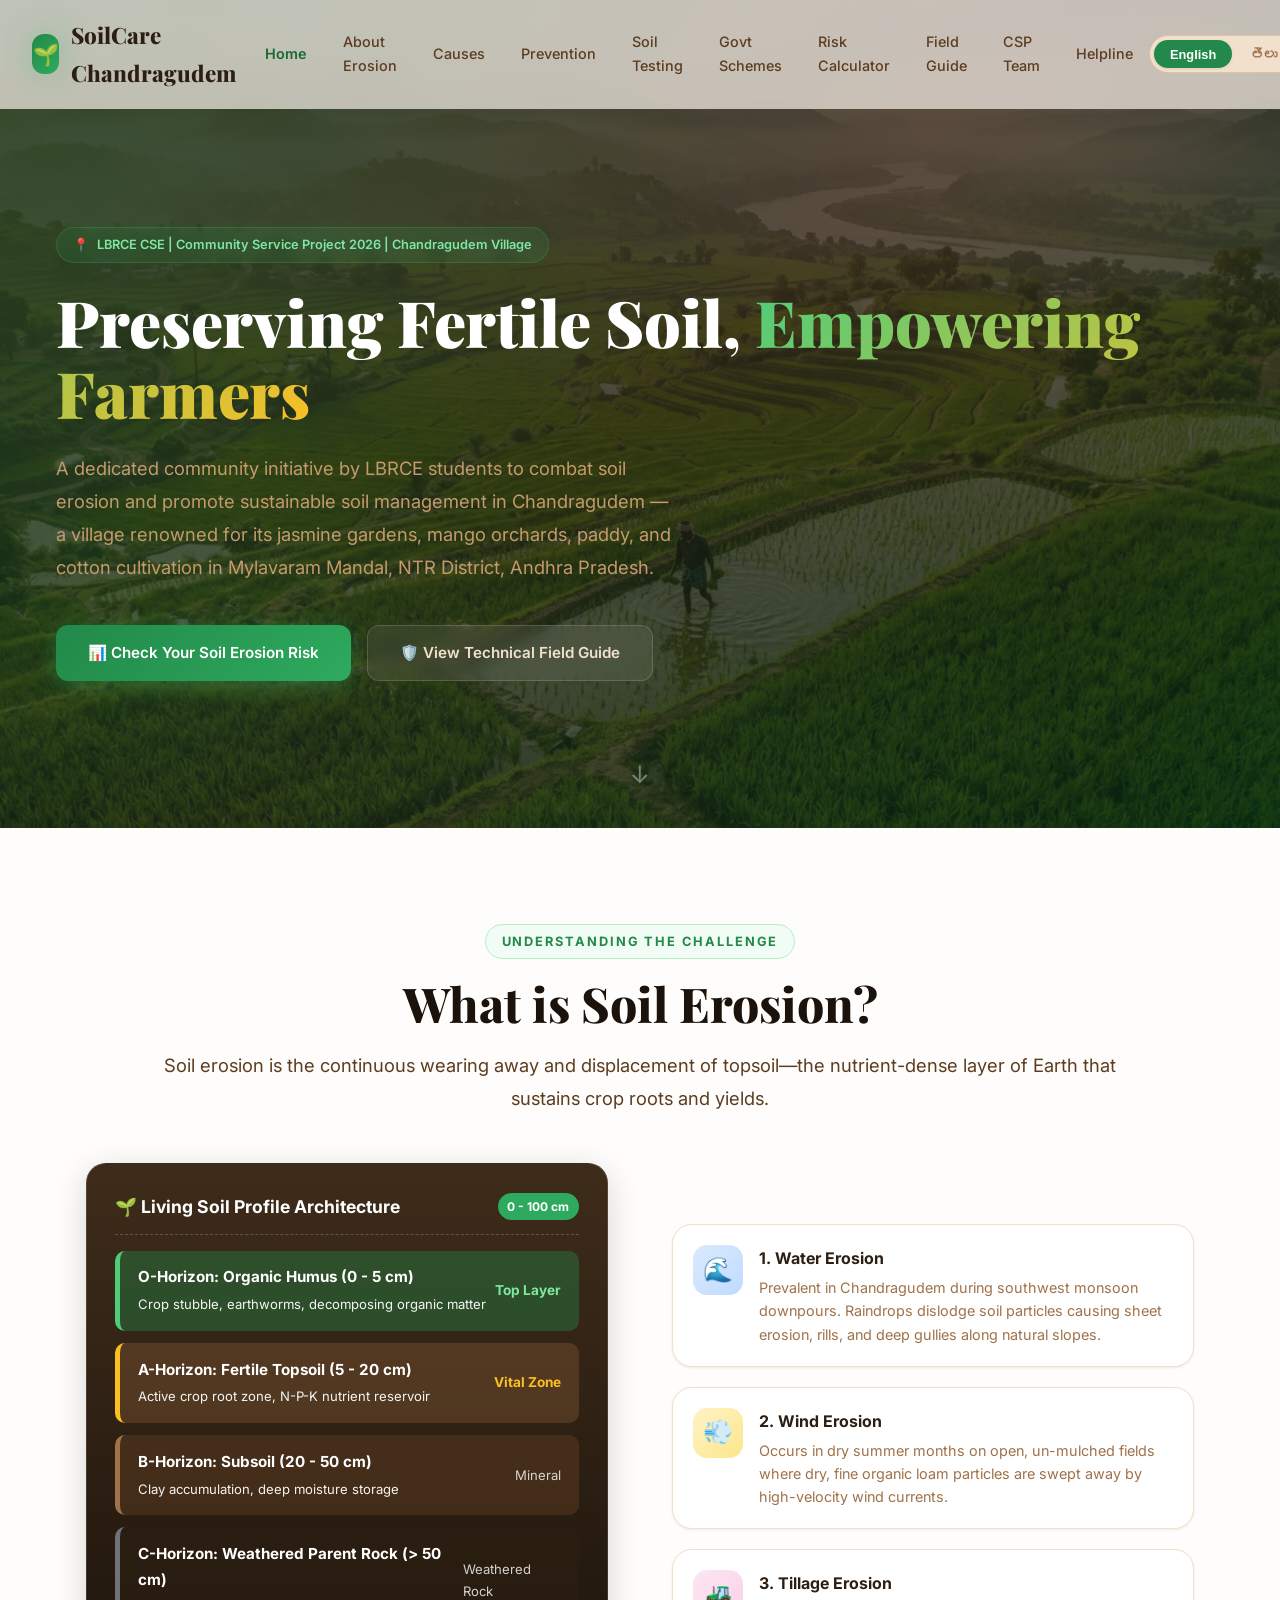
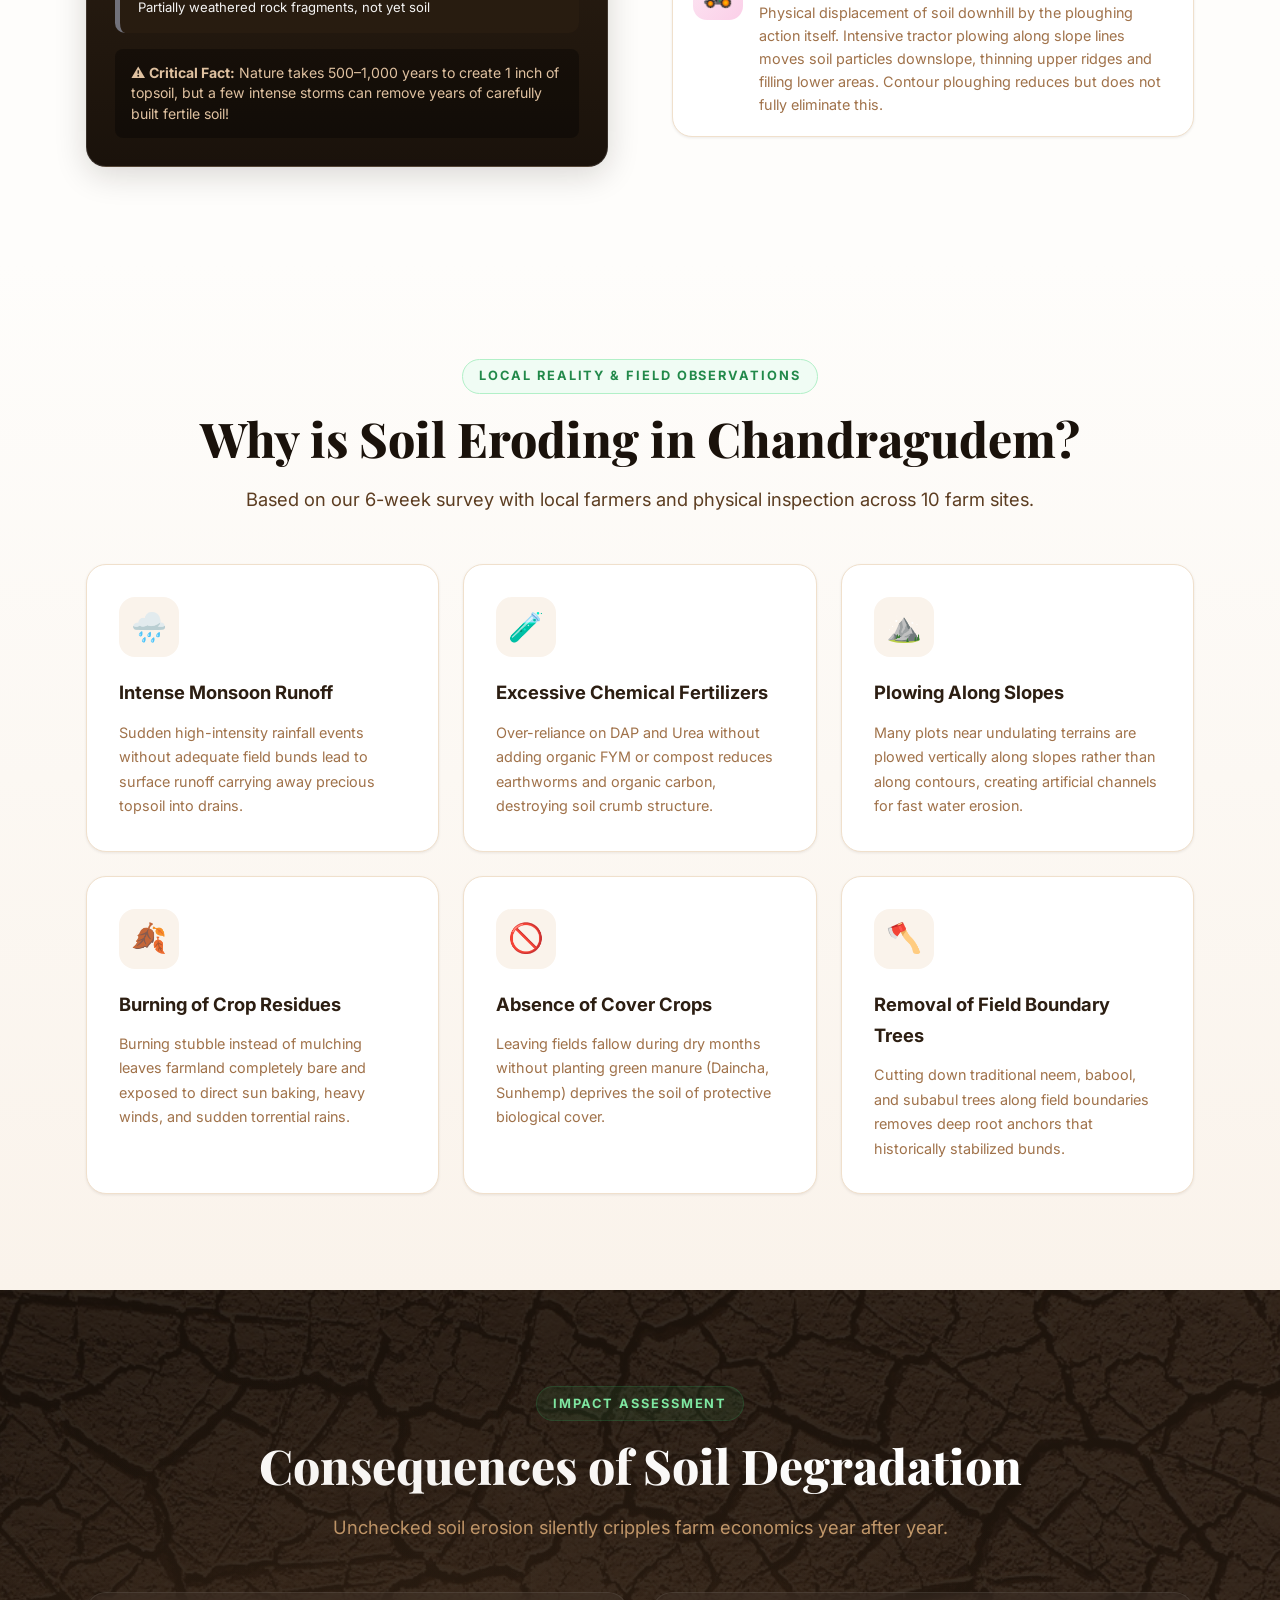
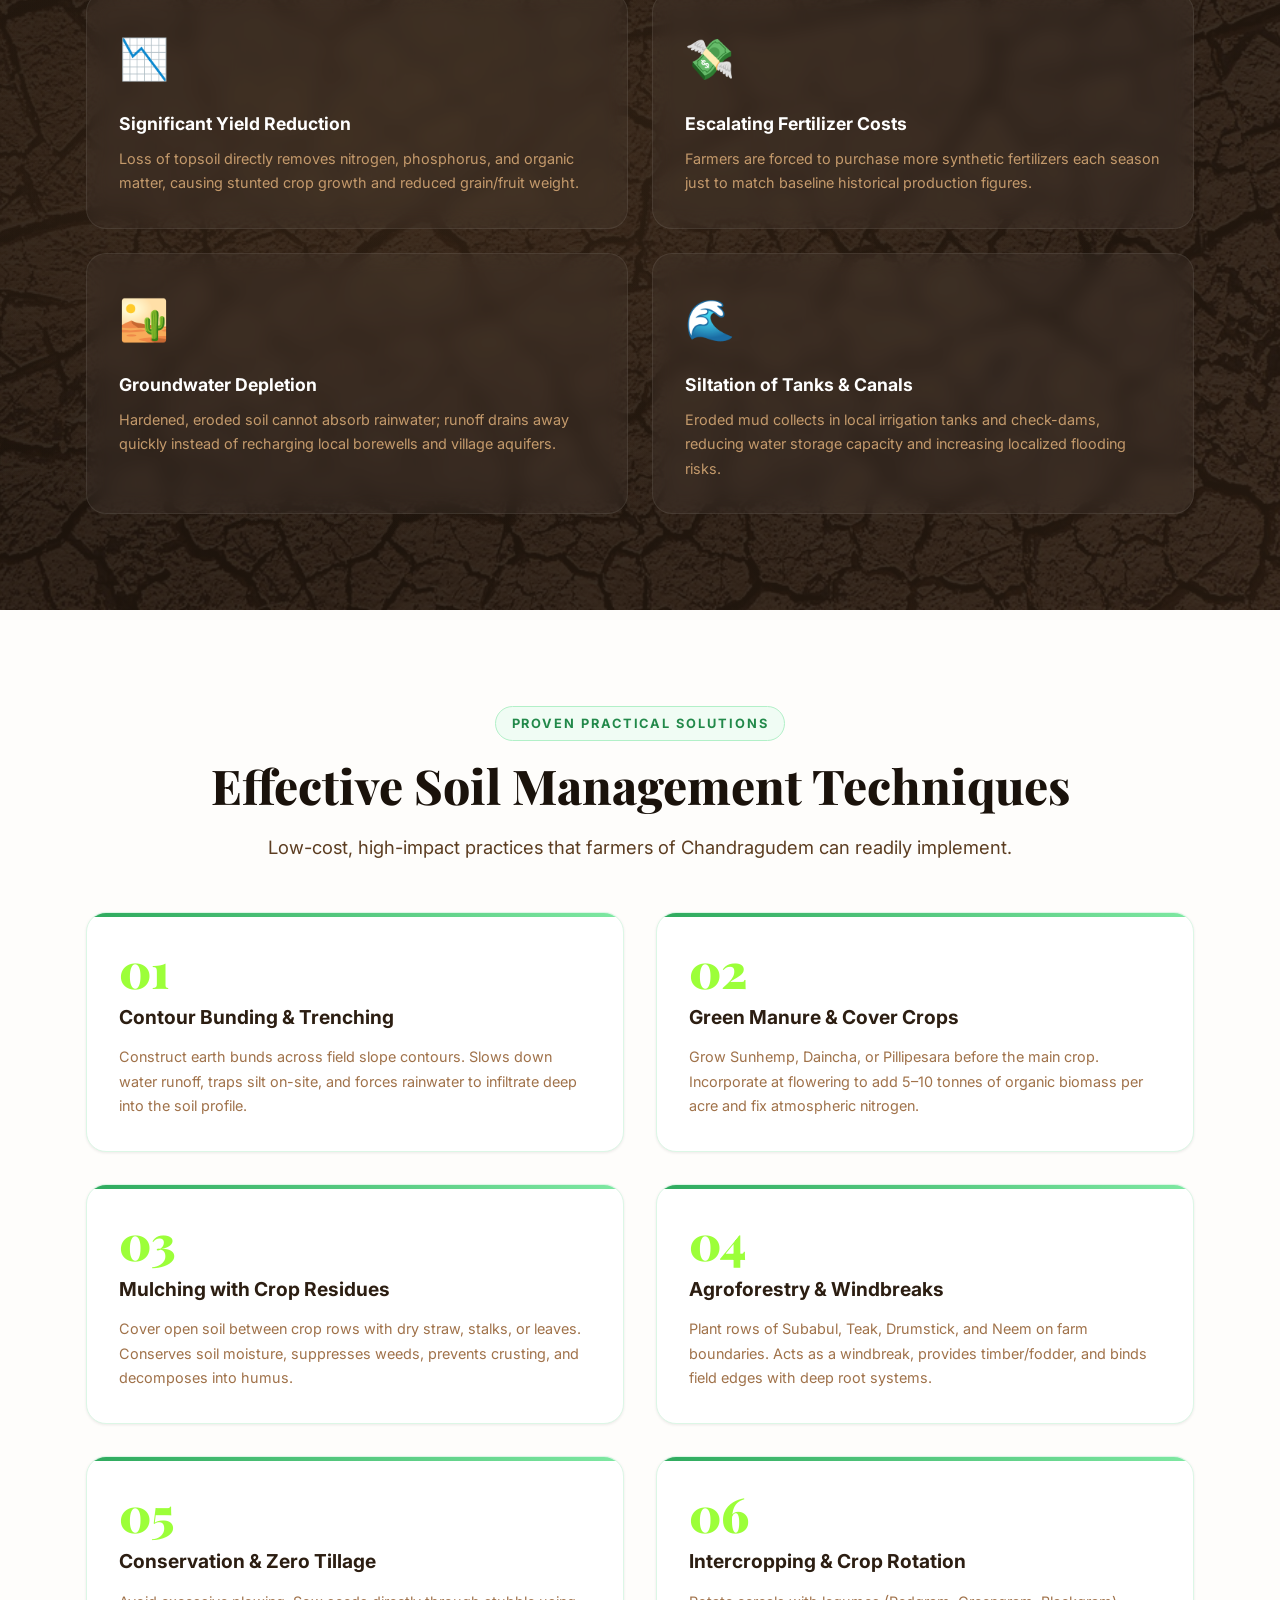
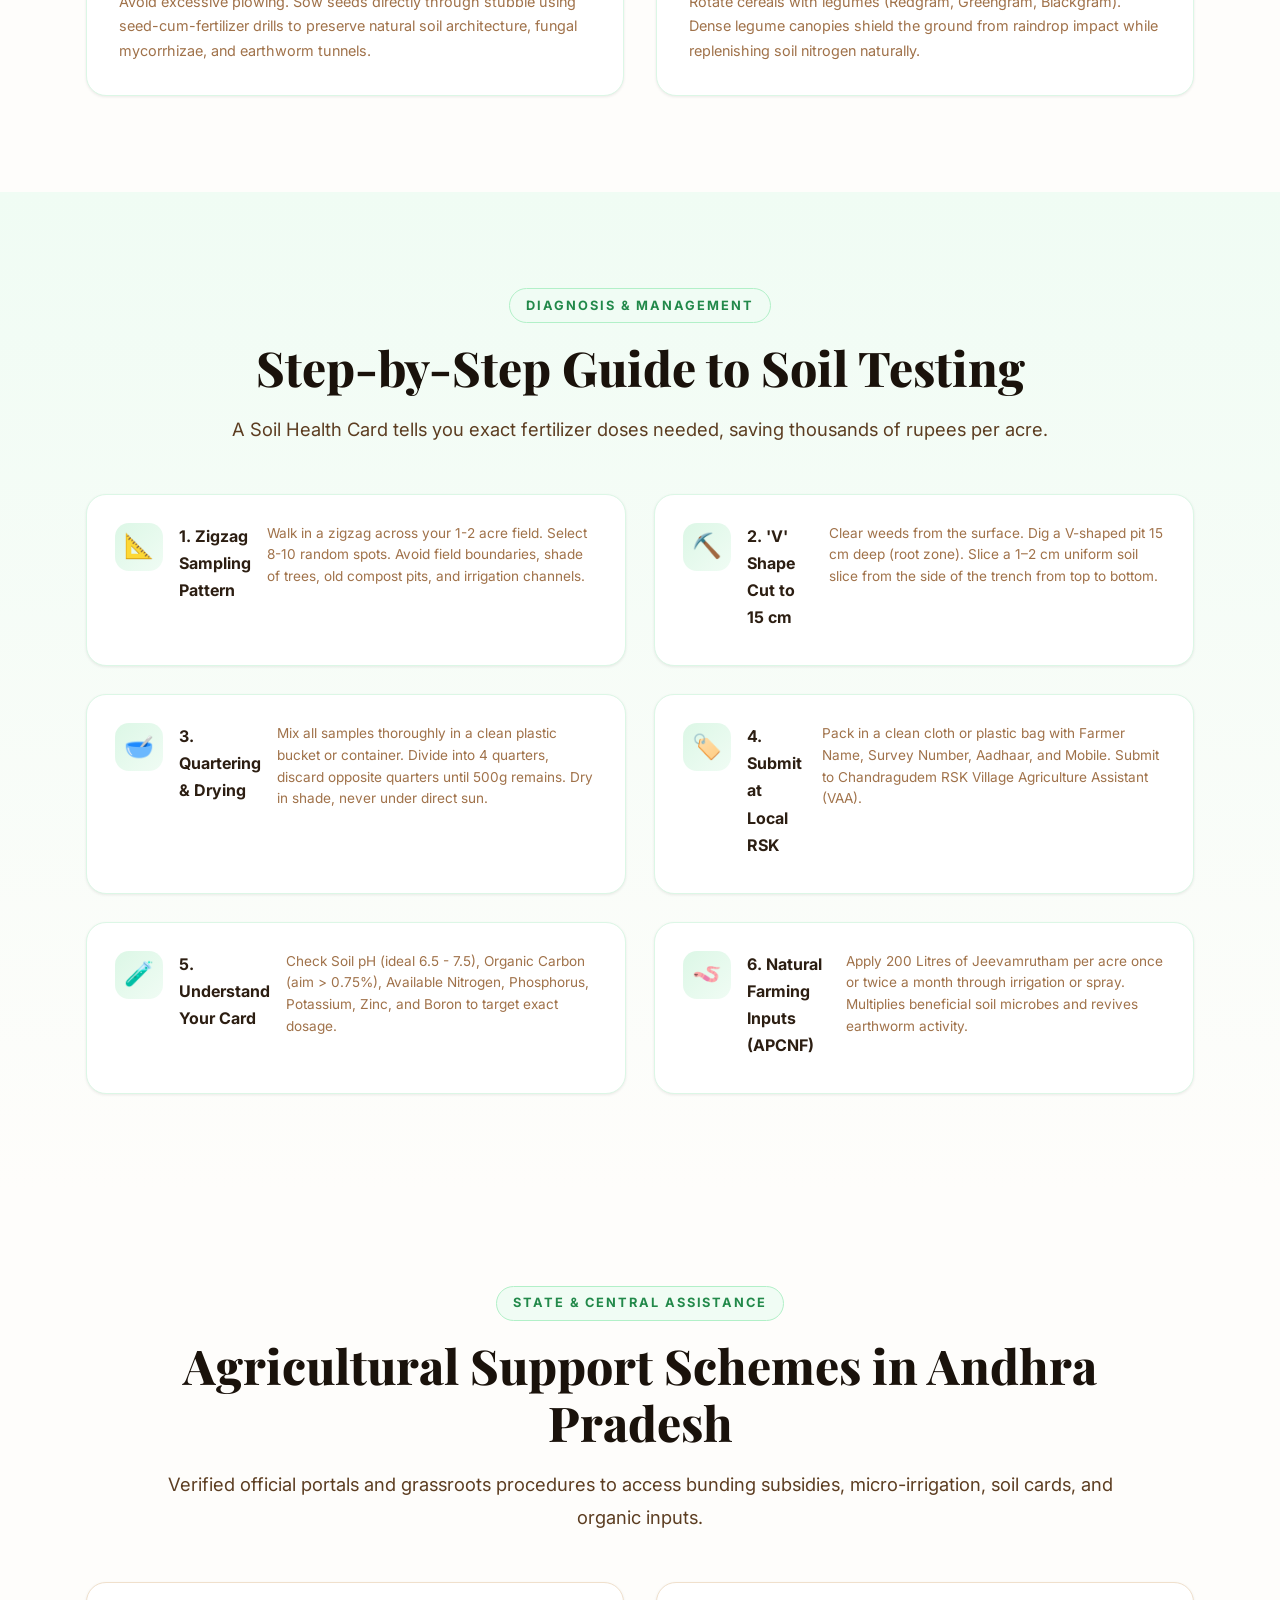
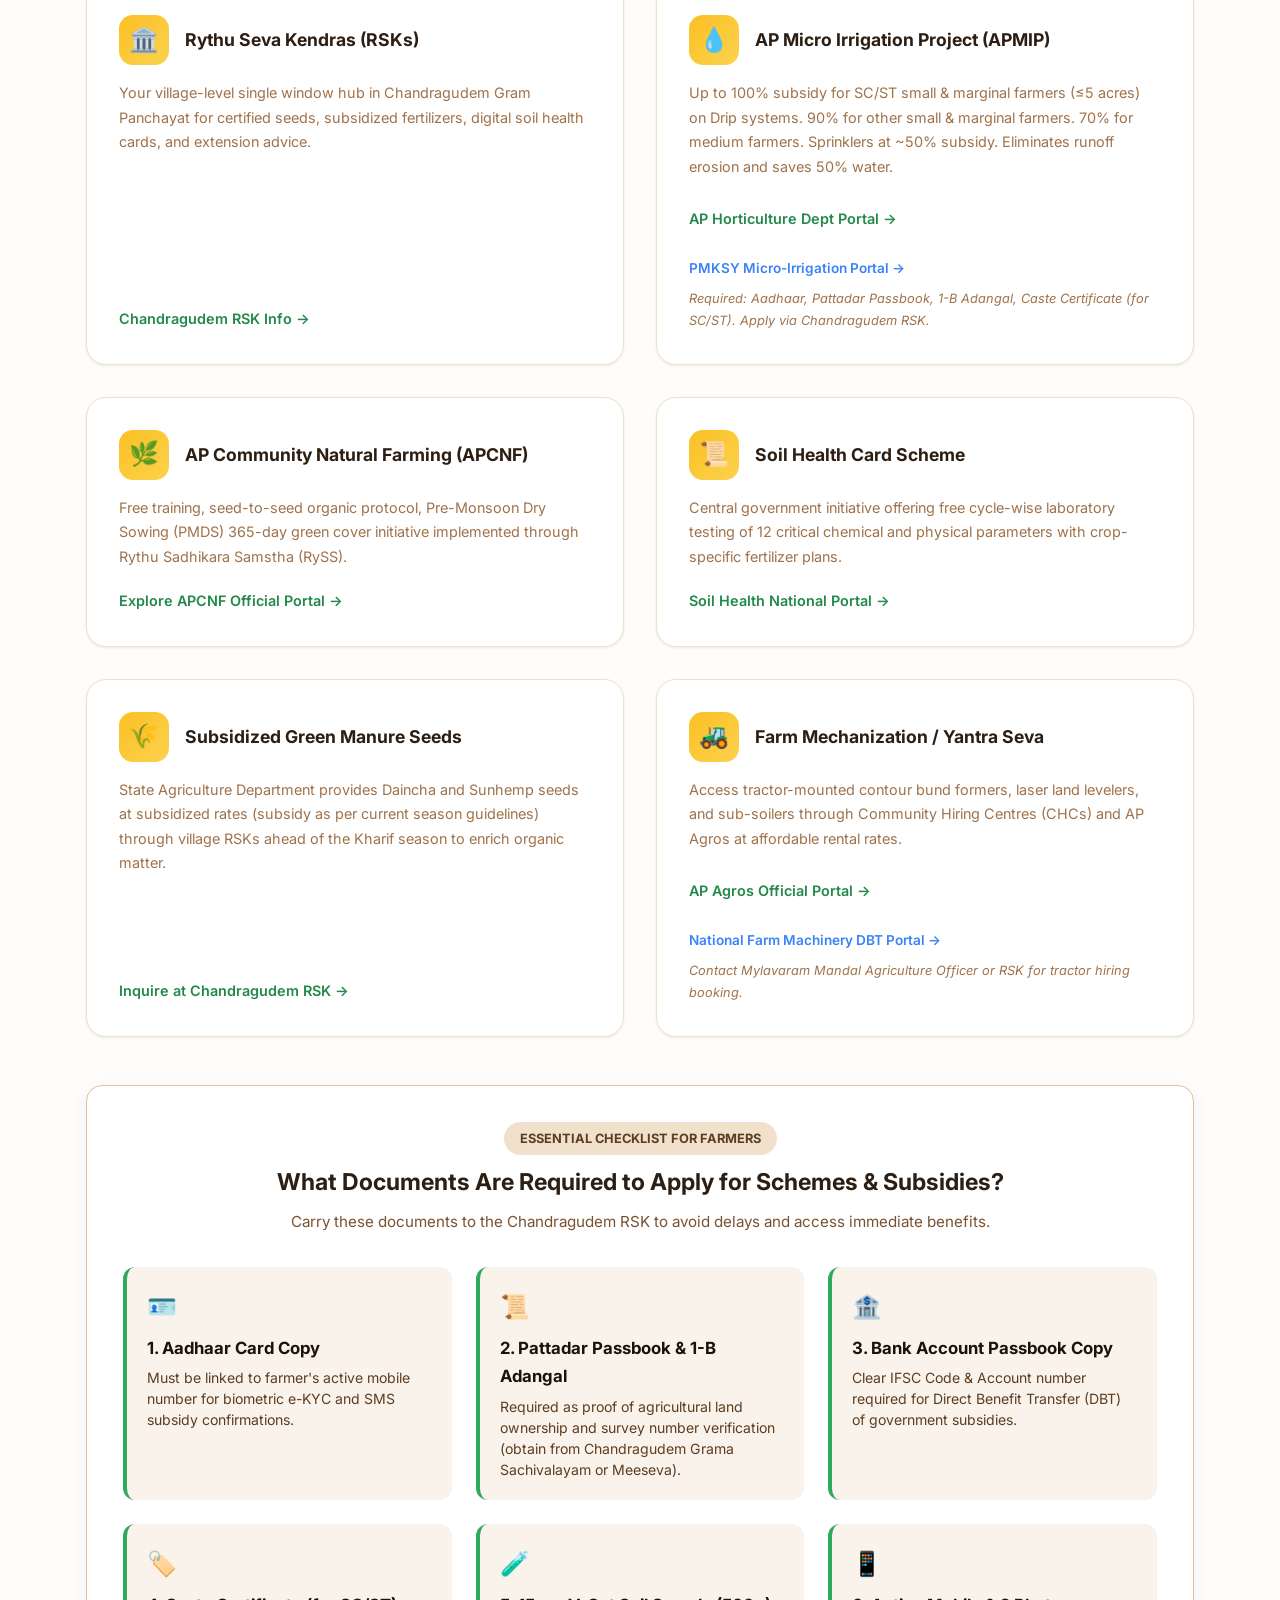
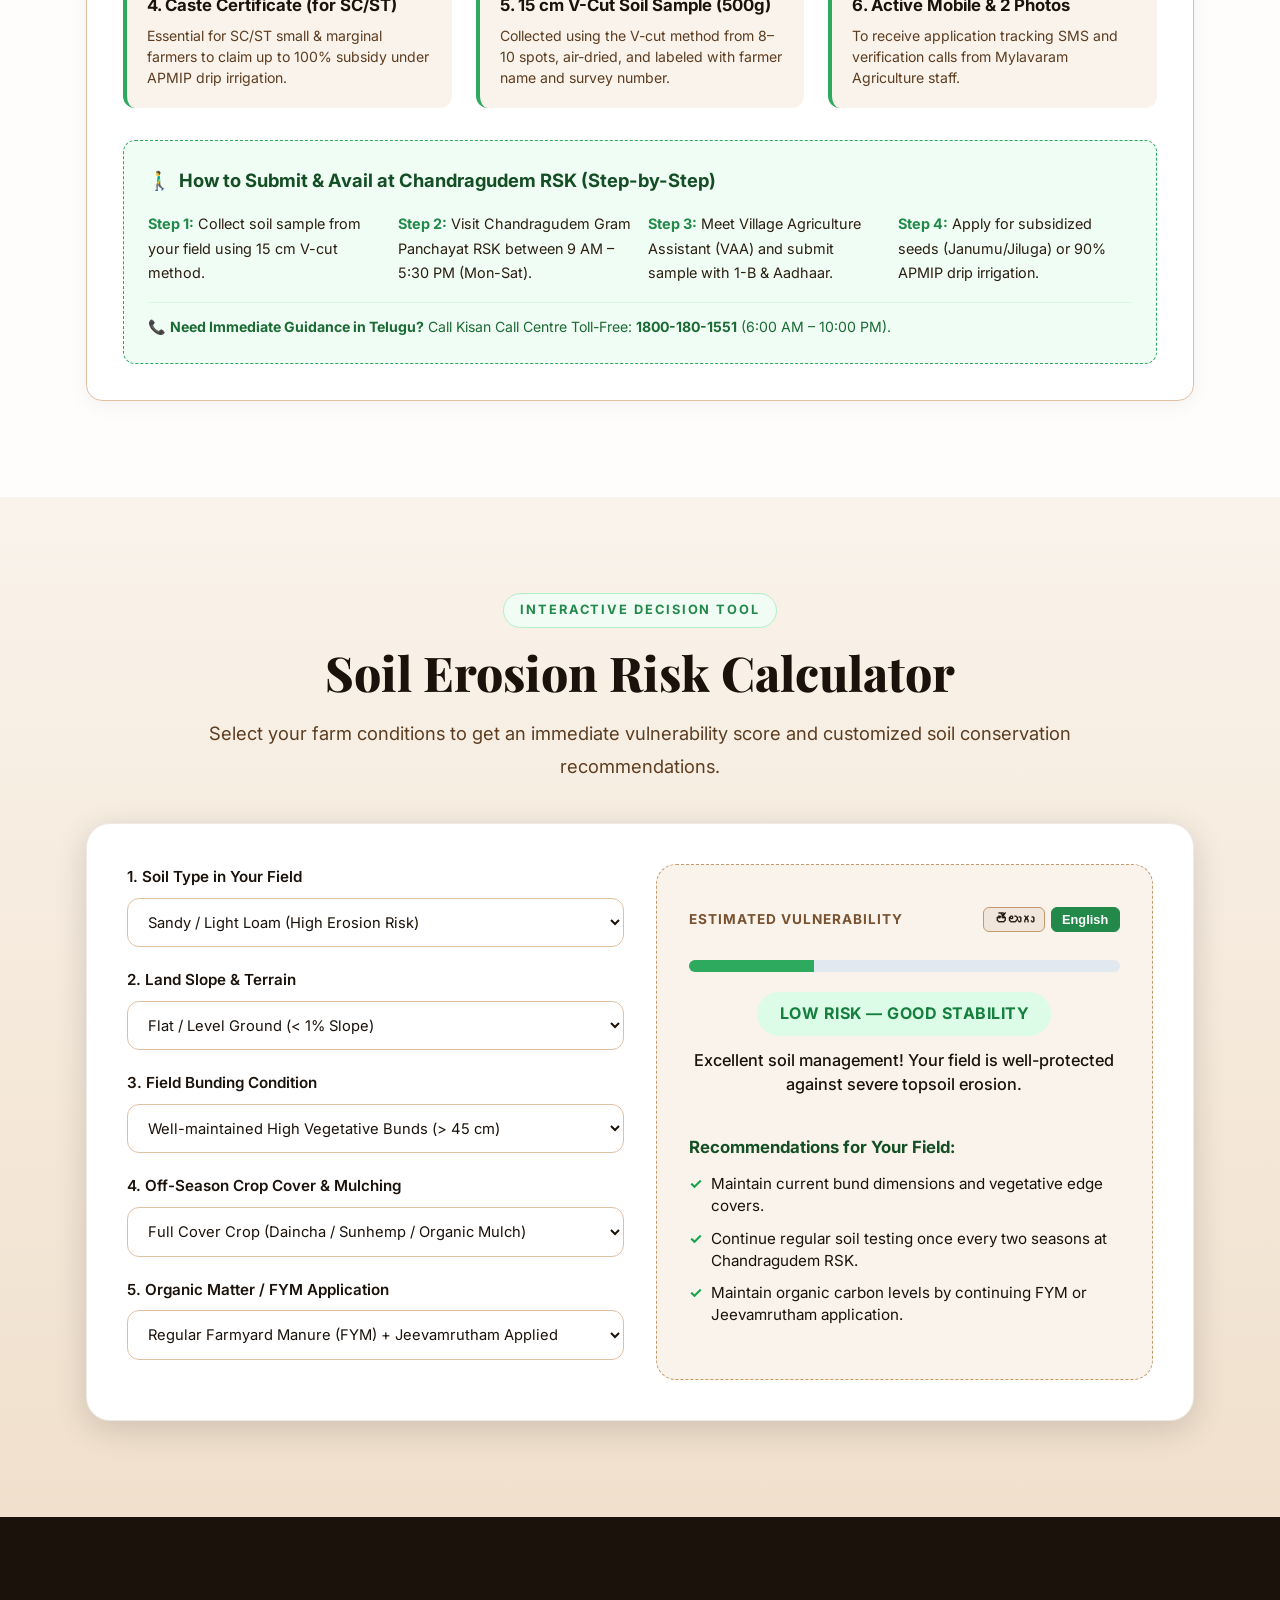
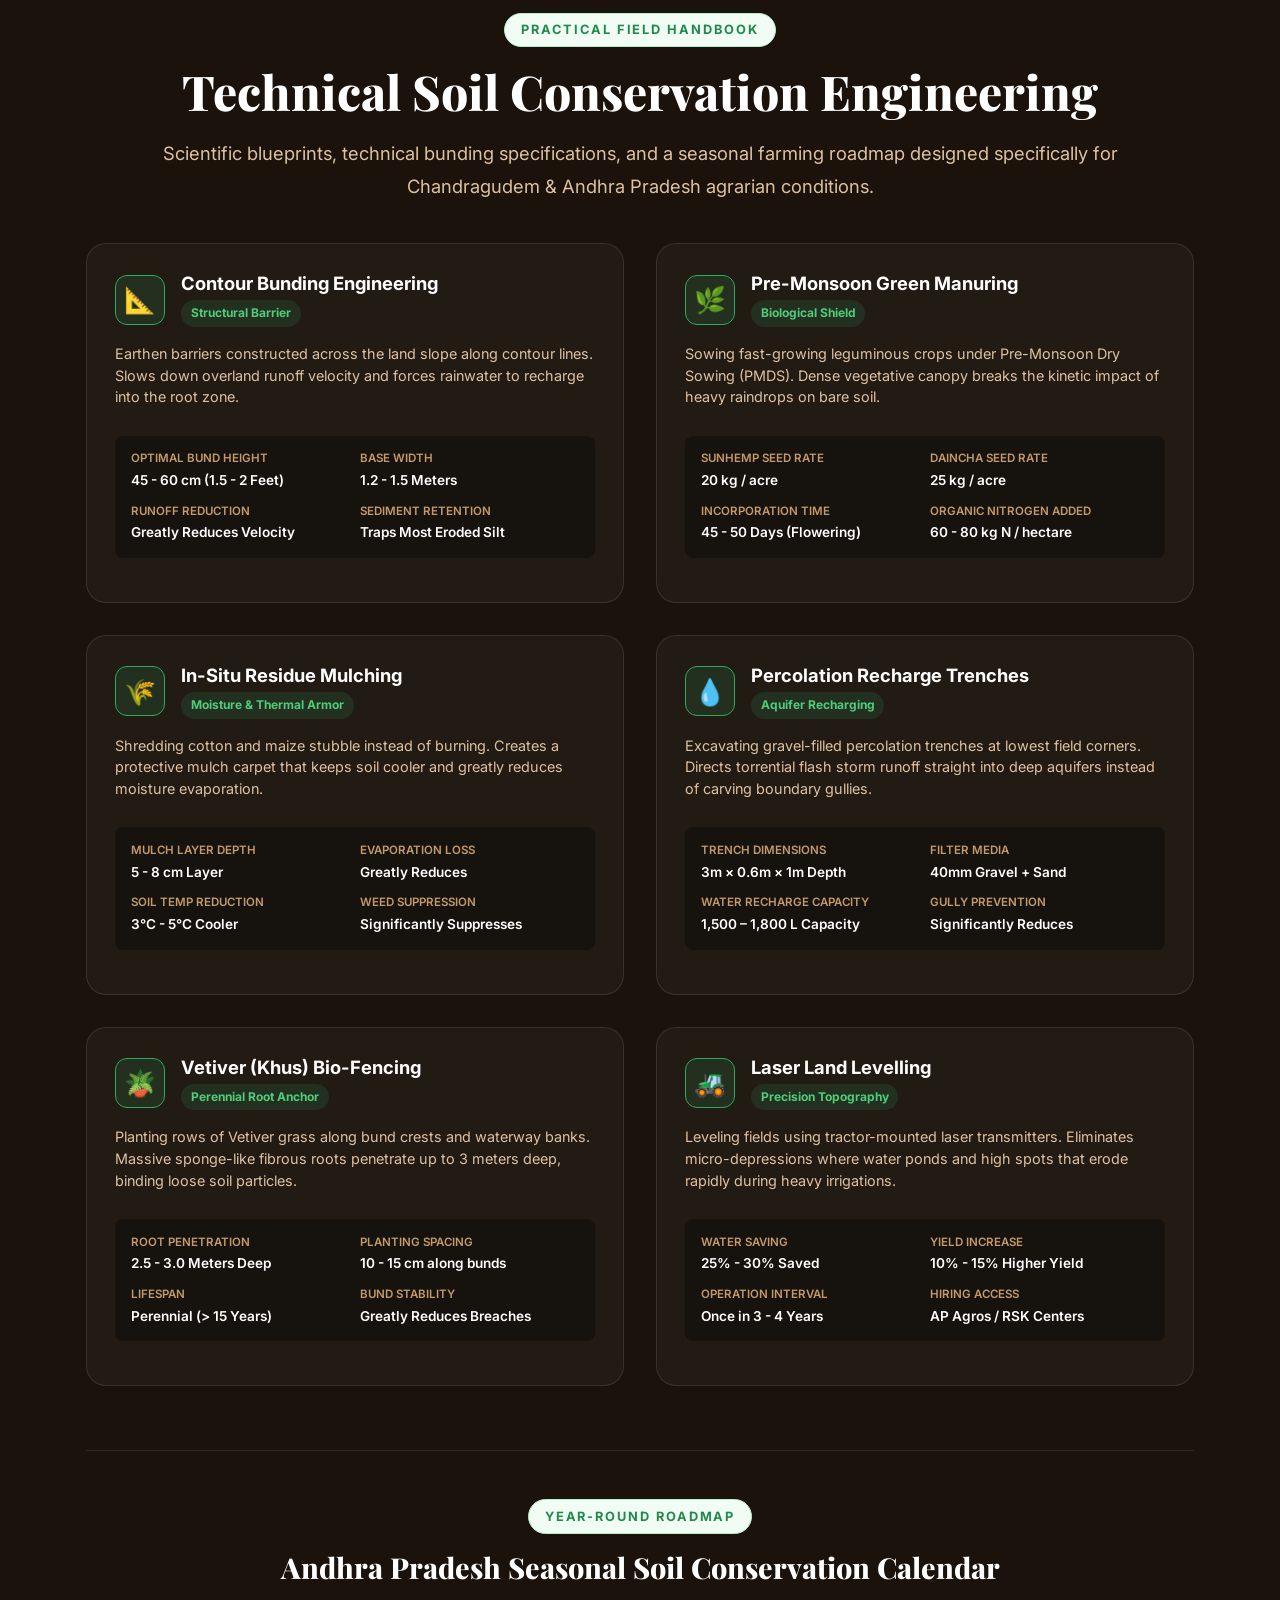
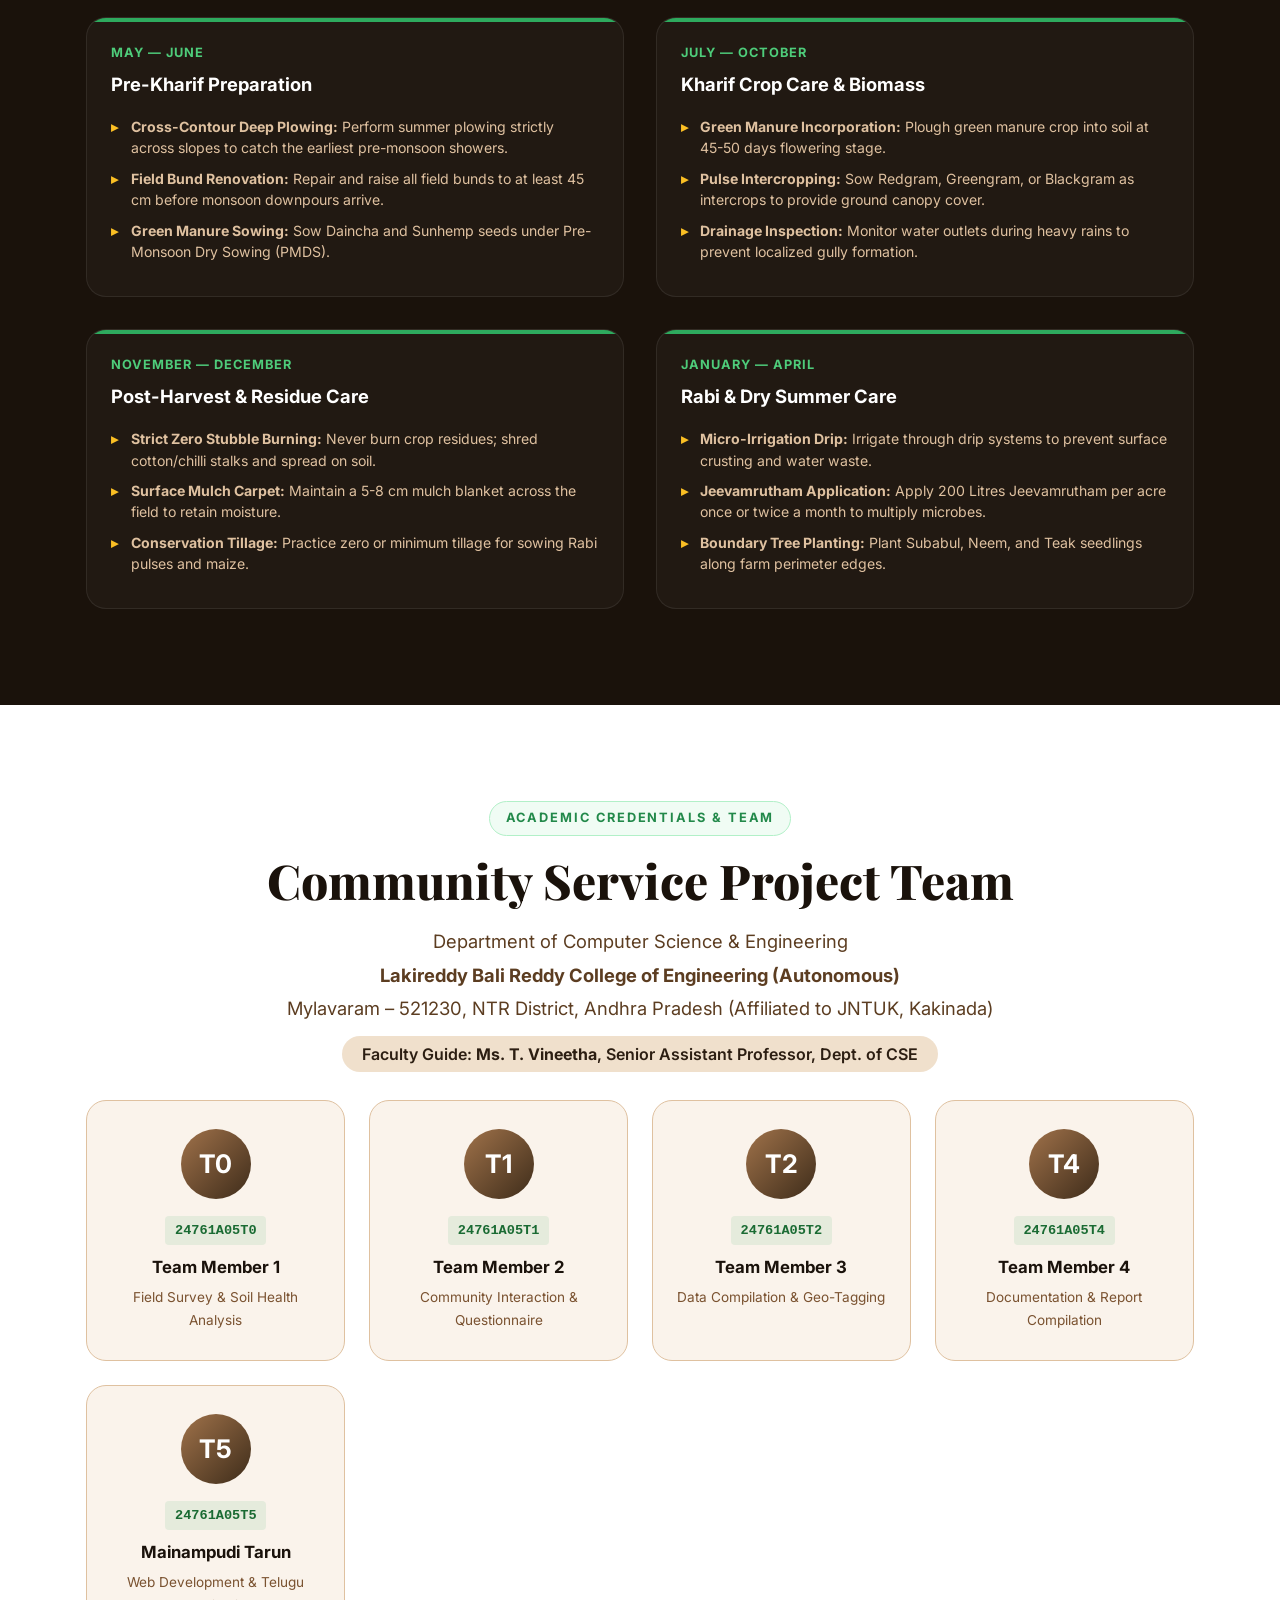
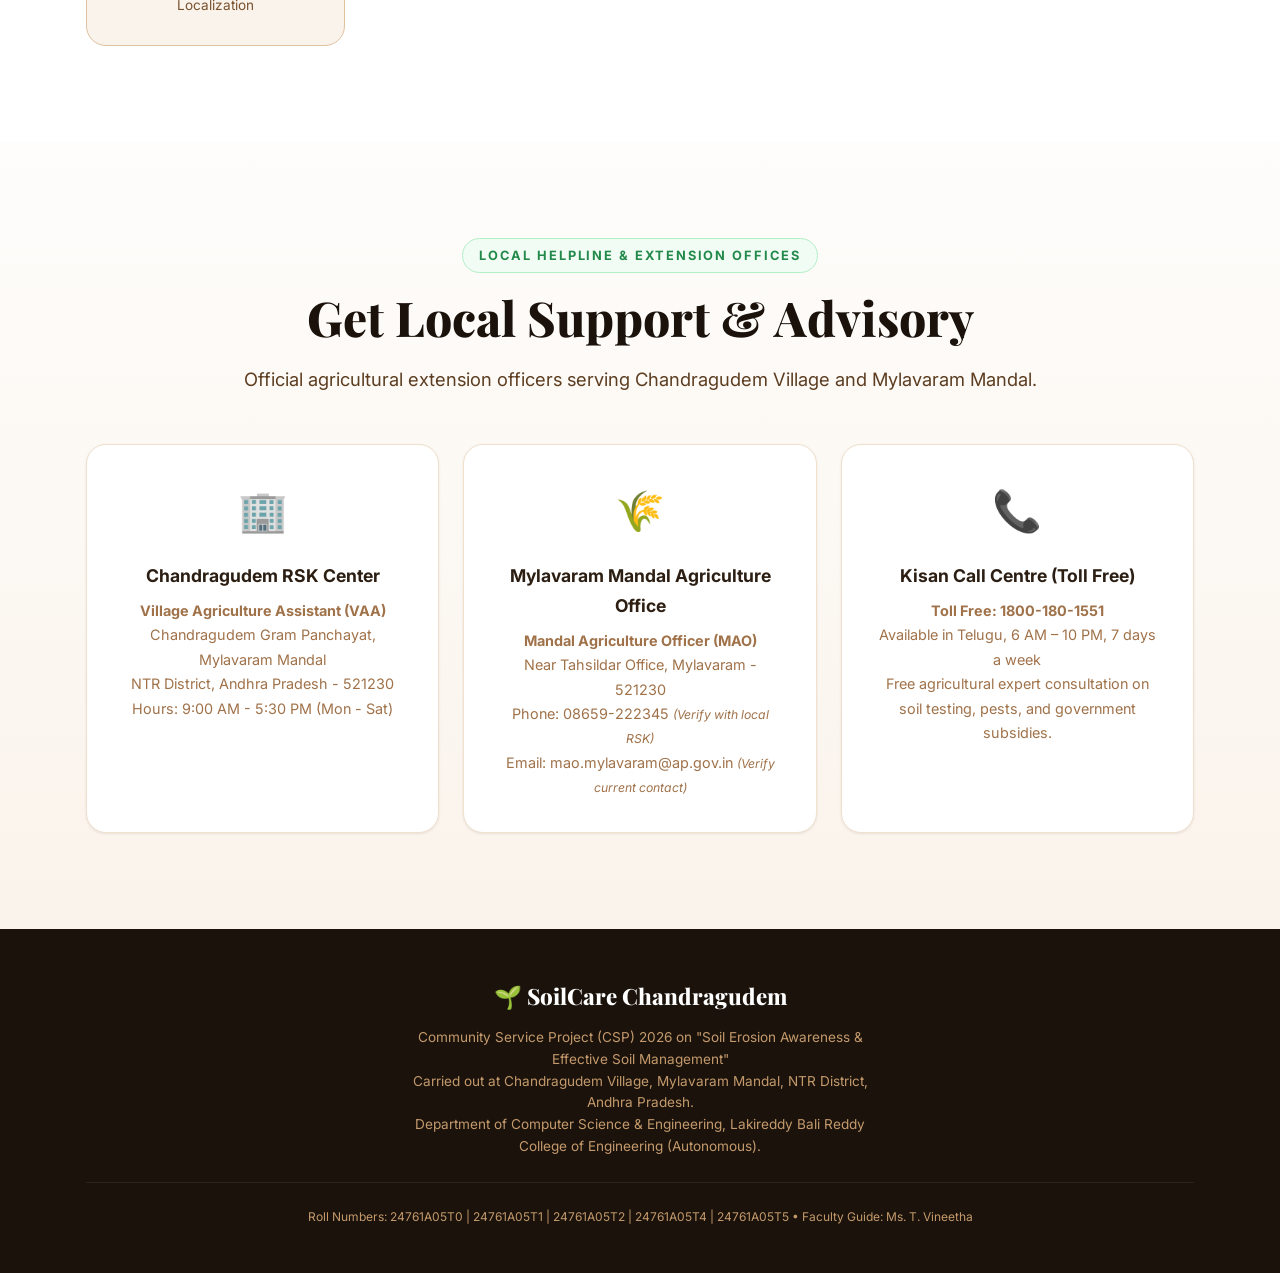
<file: index.html>
<!DOCTYPE html>
<html lang="en">
<head>
  <meta charset="UTF-8">
  <meta http-equiv="refresh" content="0; url=website/">
  <script>window.location.replace("website/");</script>
  <title>SoilCare Chandragudem</title>
</head>
<body>
  <p>Redirecting to <a href="website/">SoilCare Chandragudem</a>...</p>
</body>
</html>
</file>
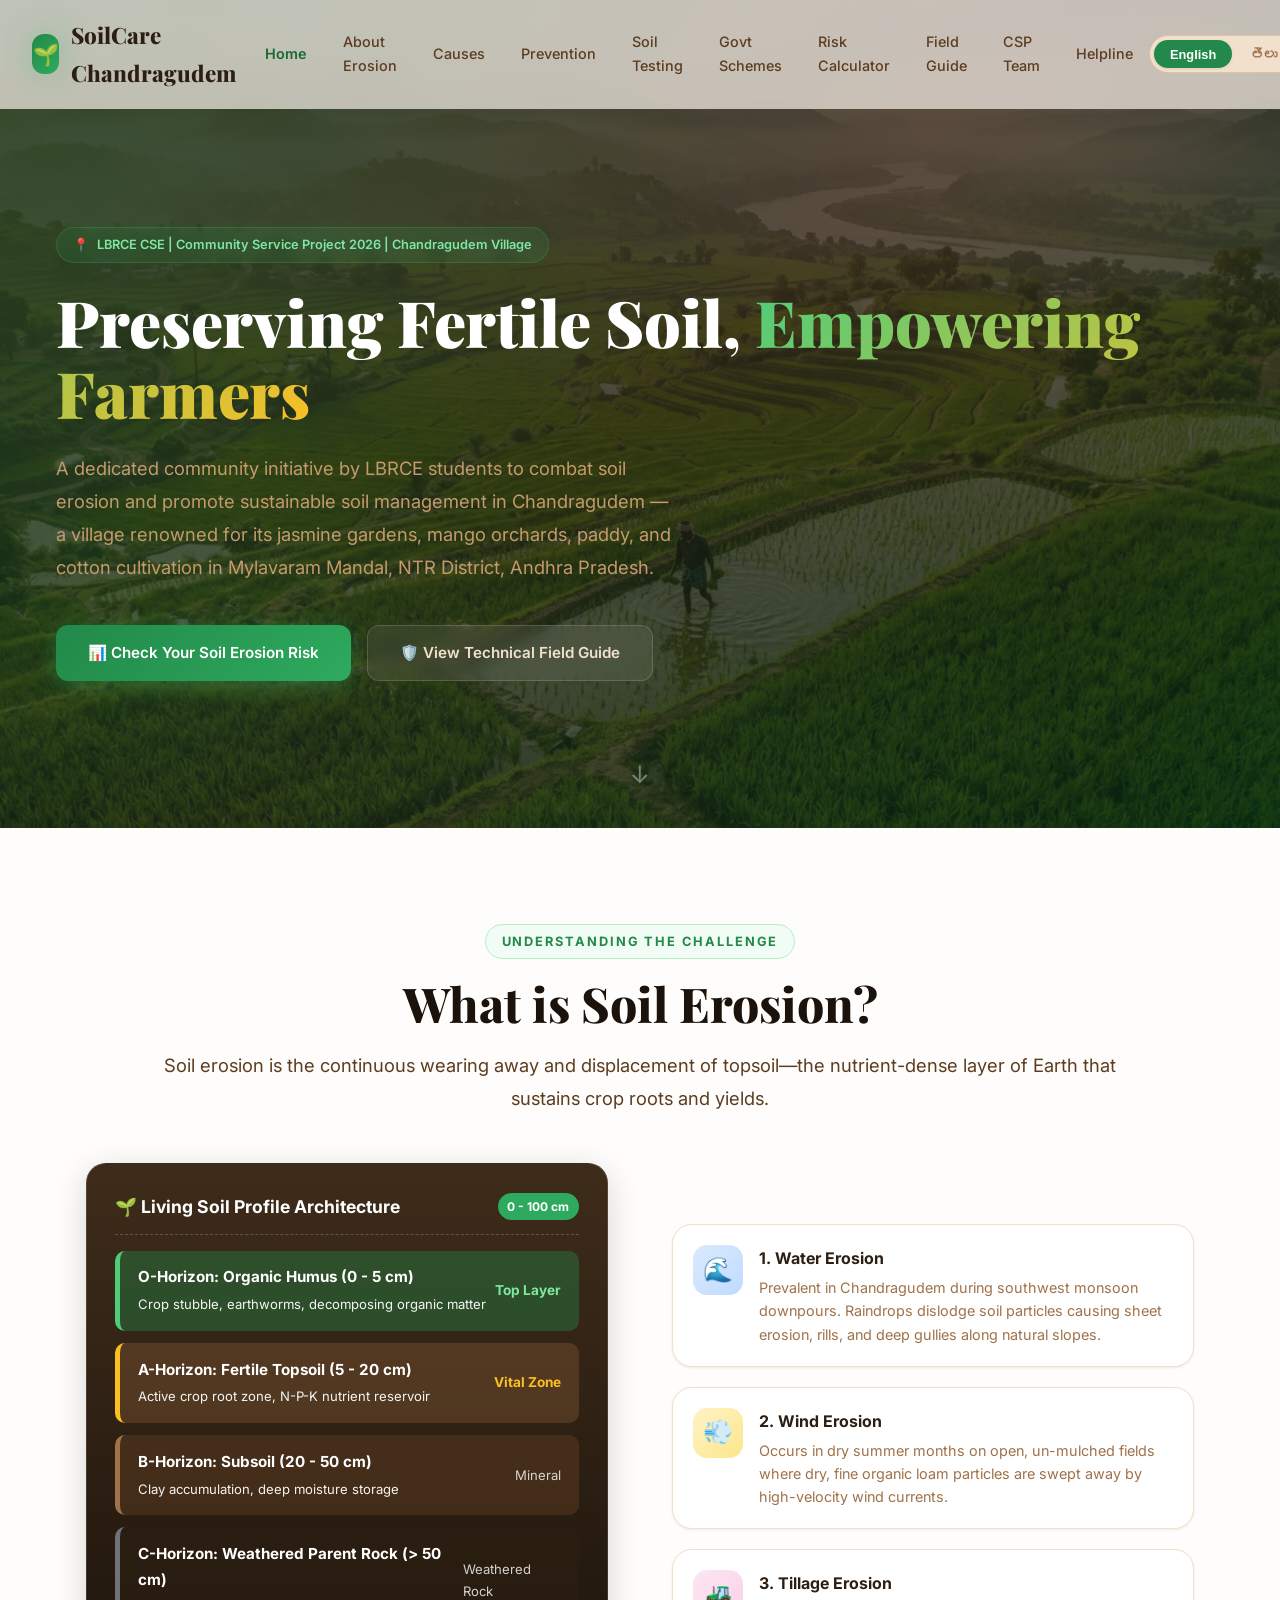
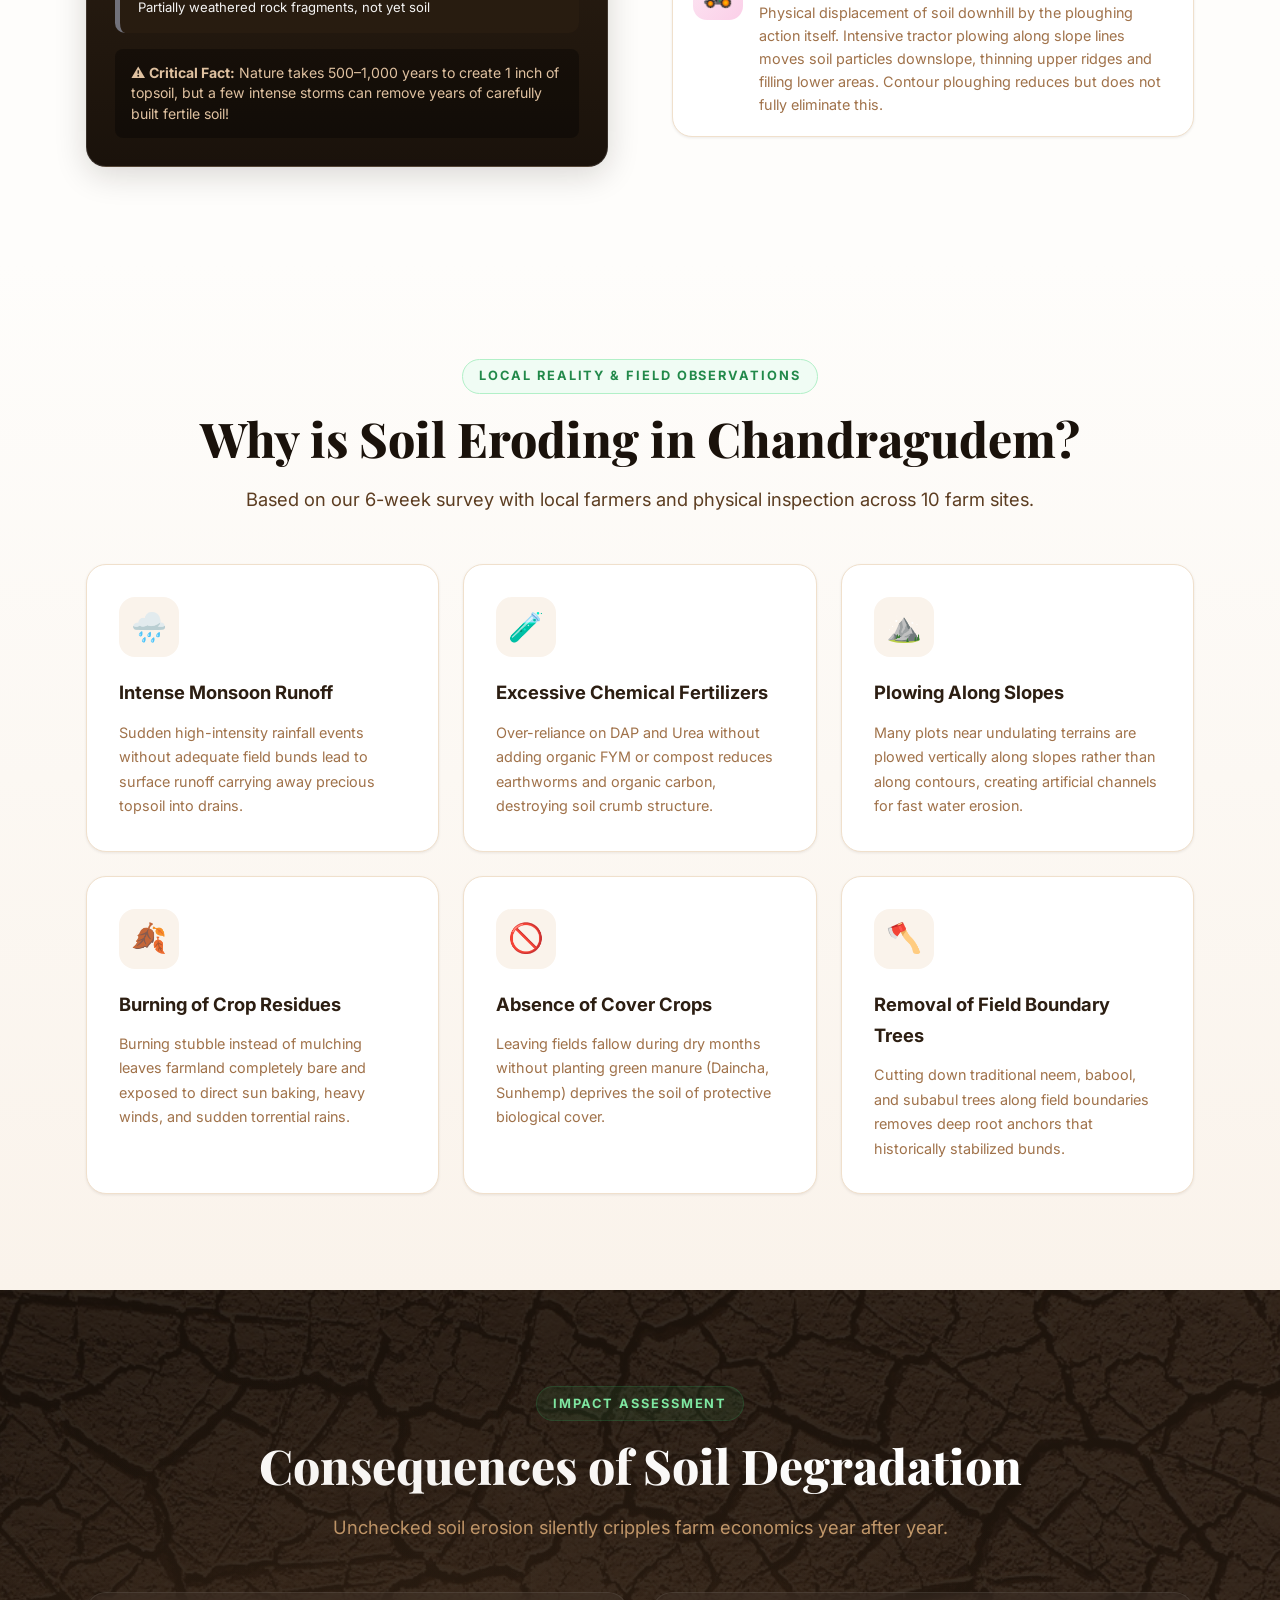
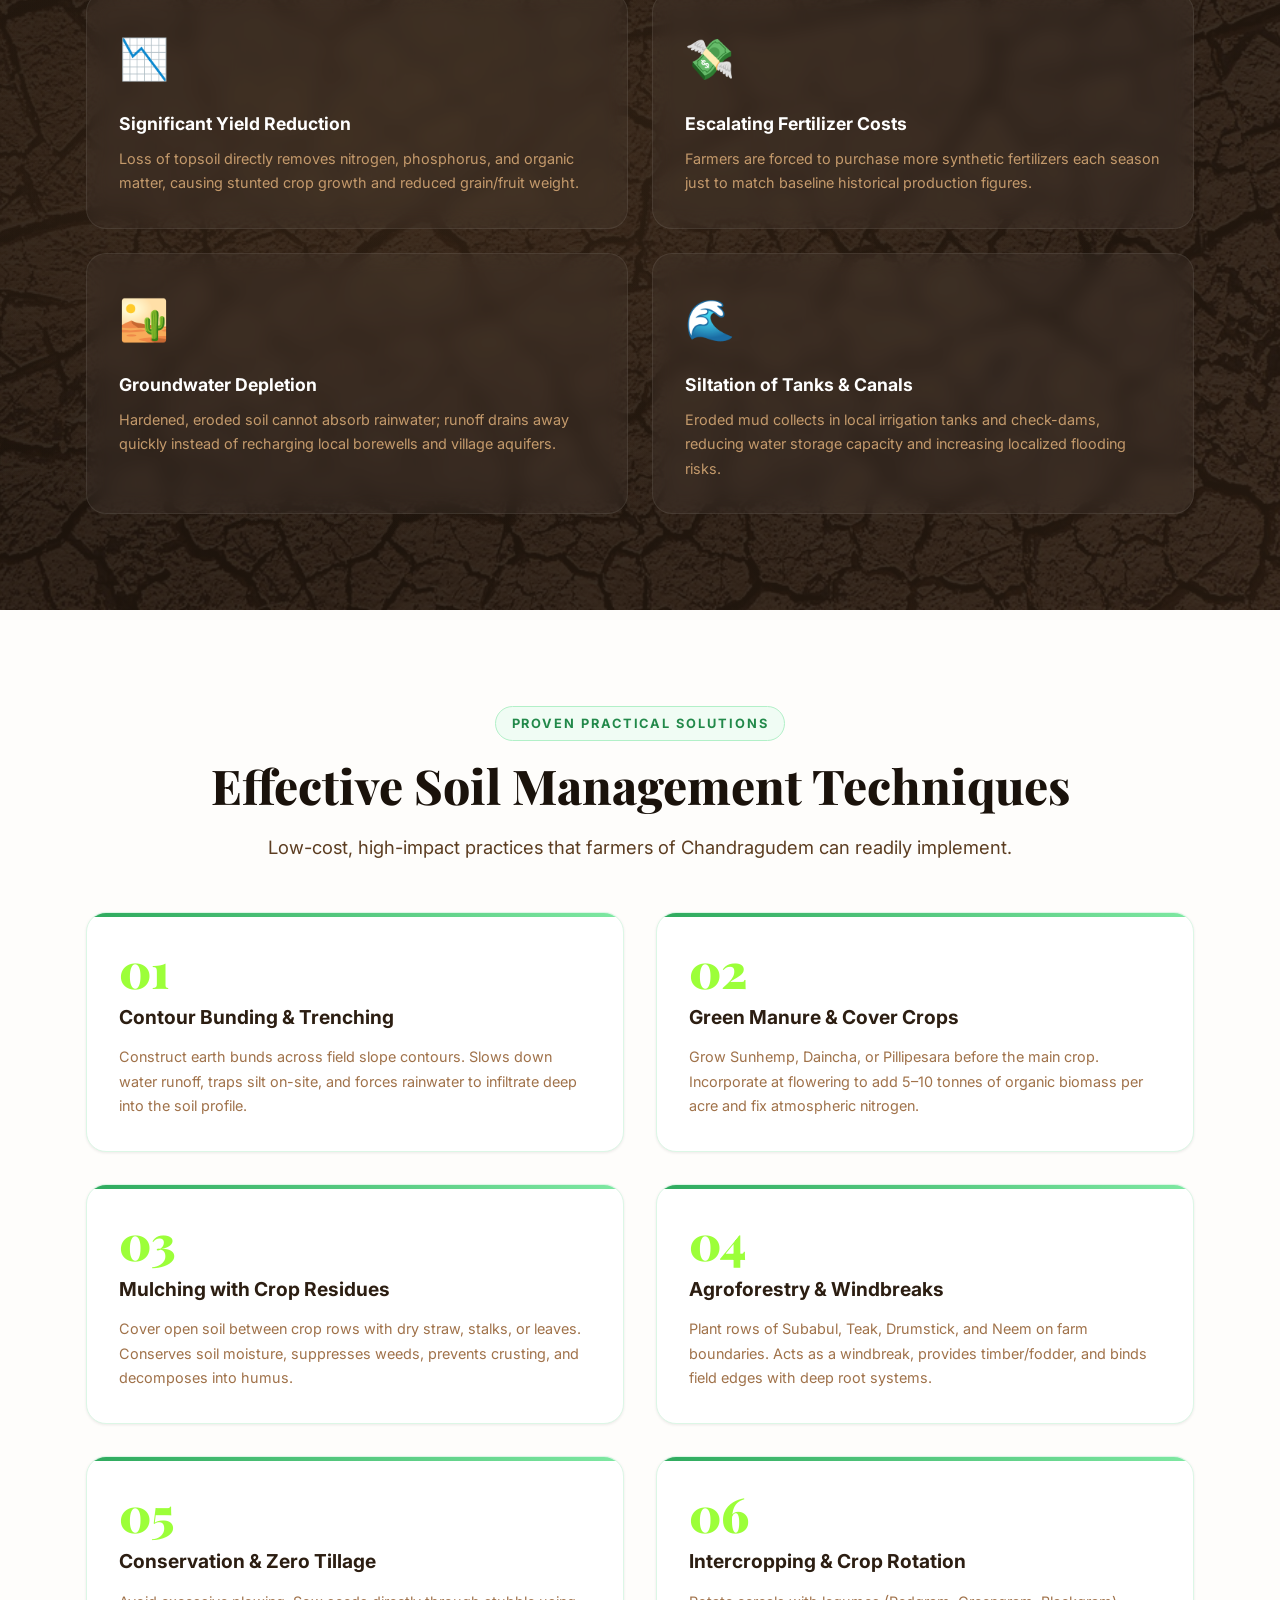
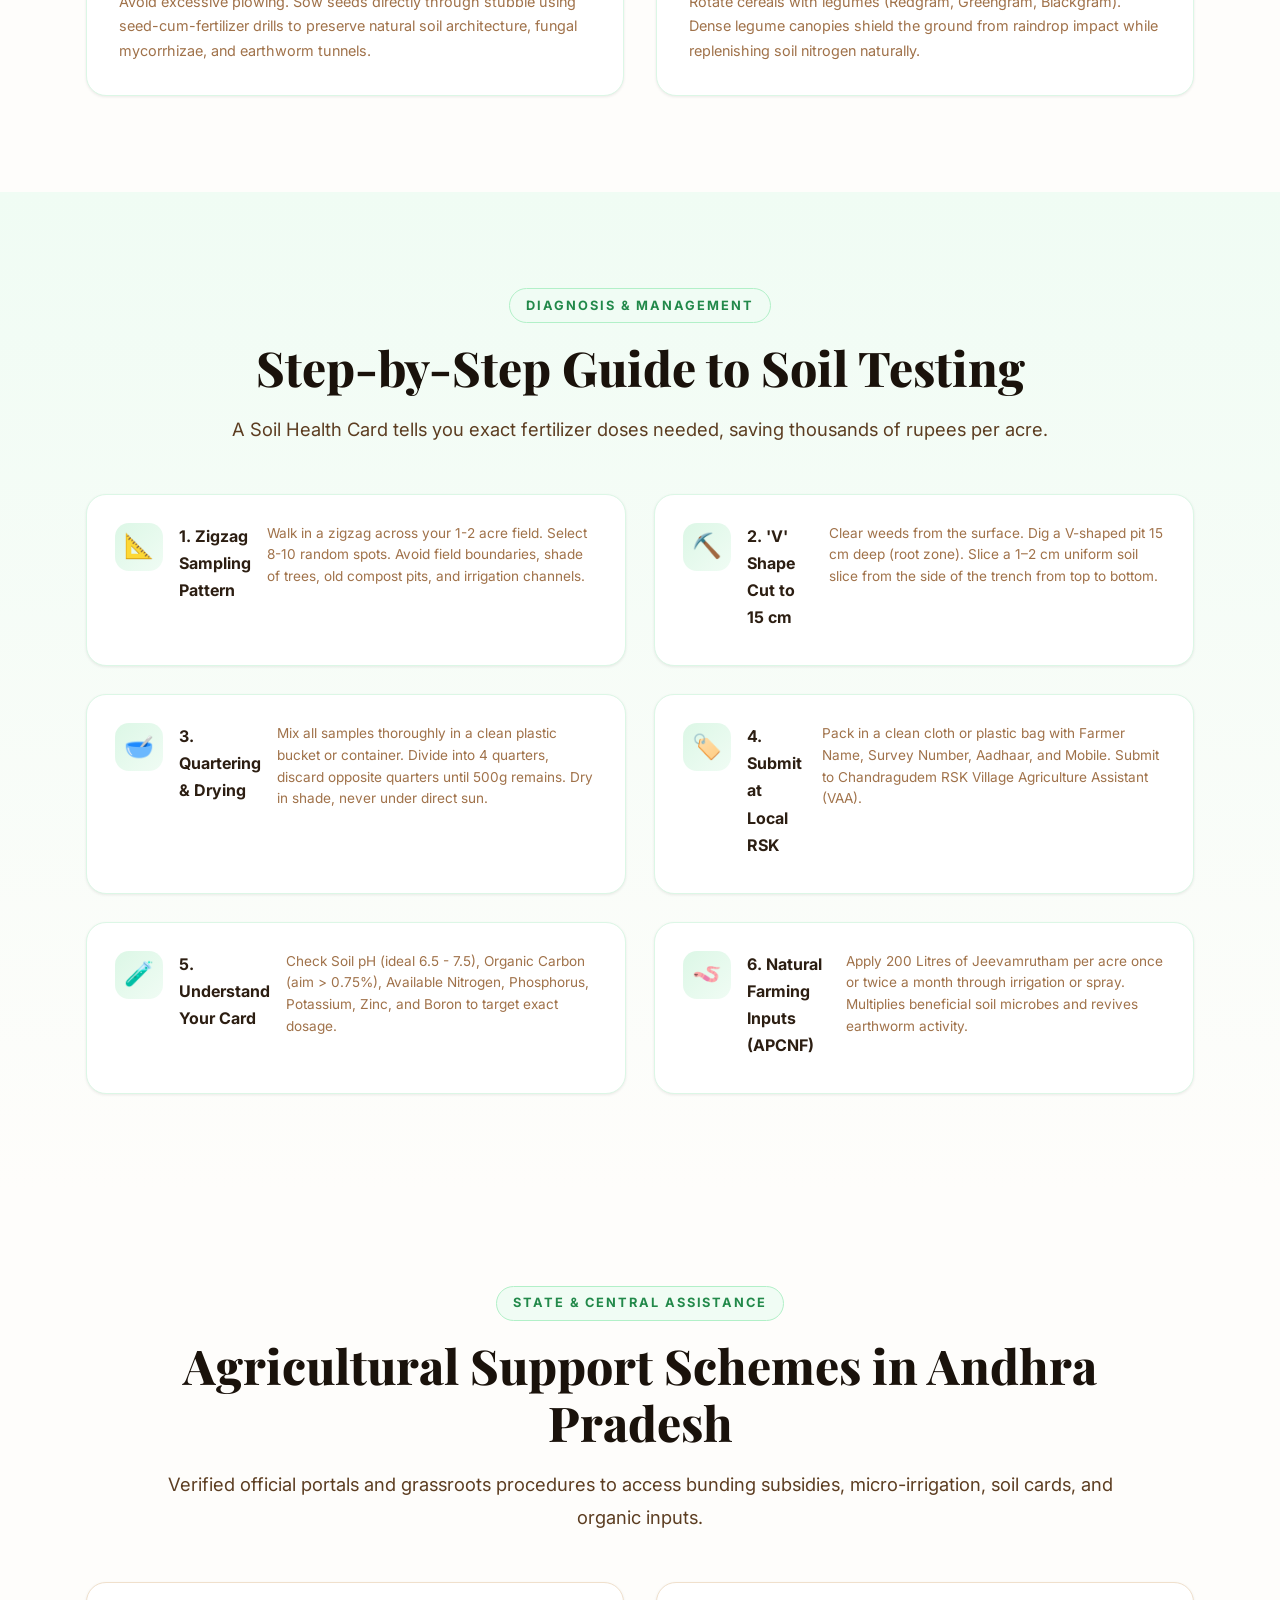
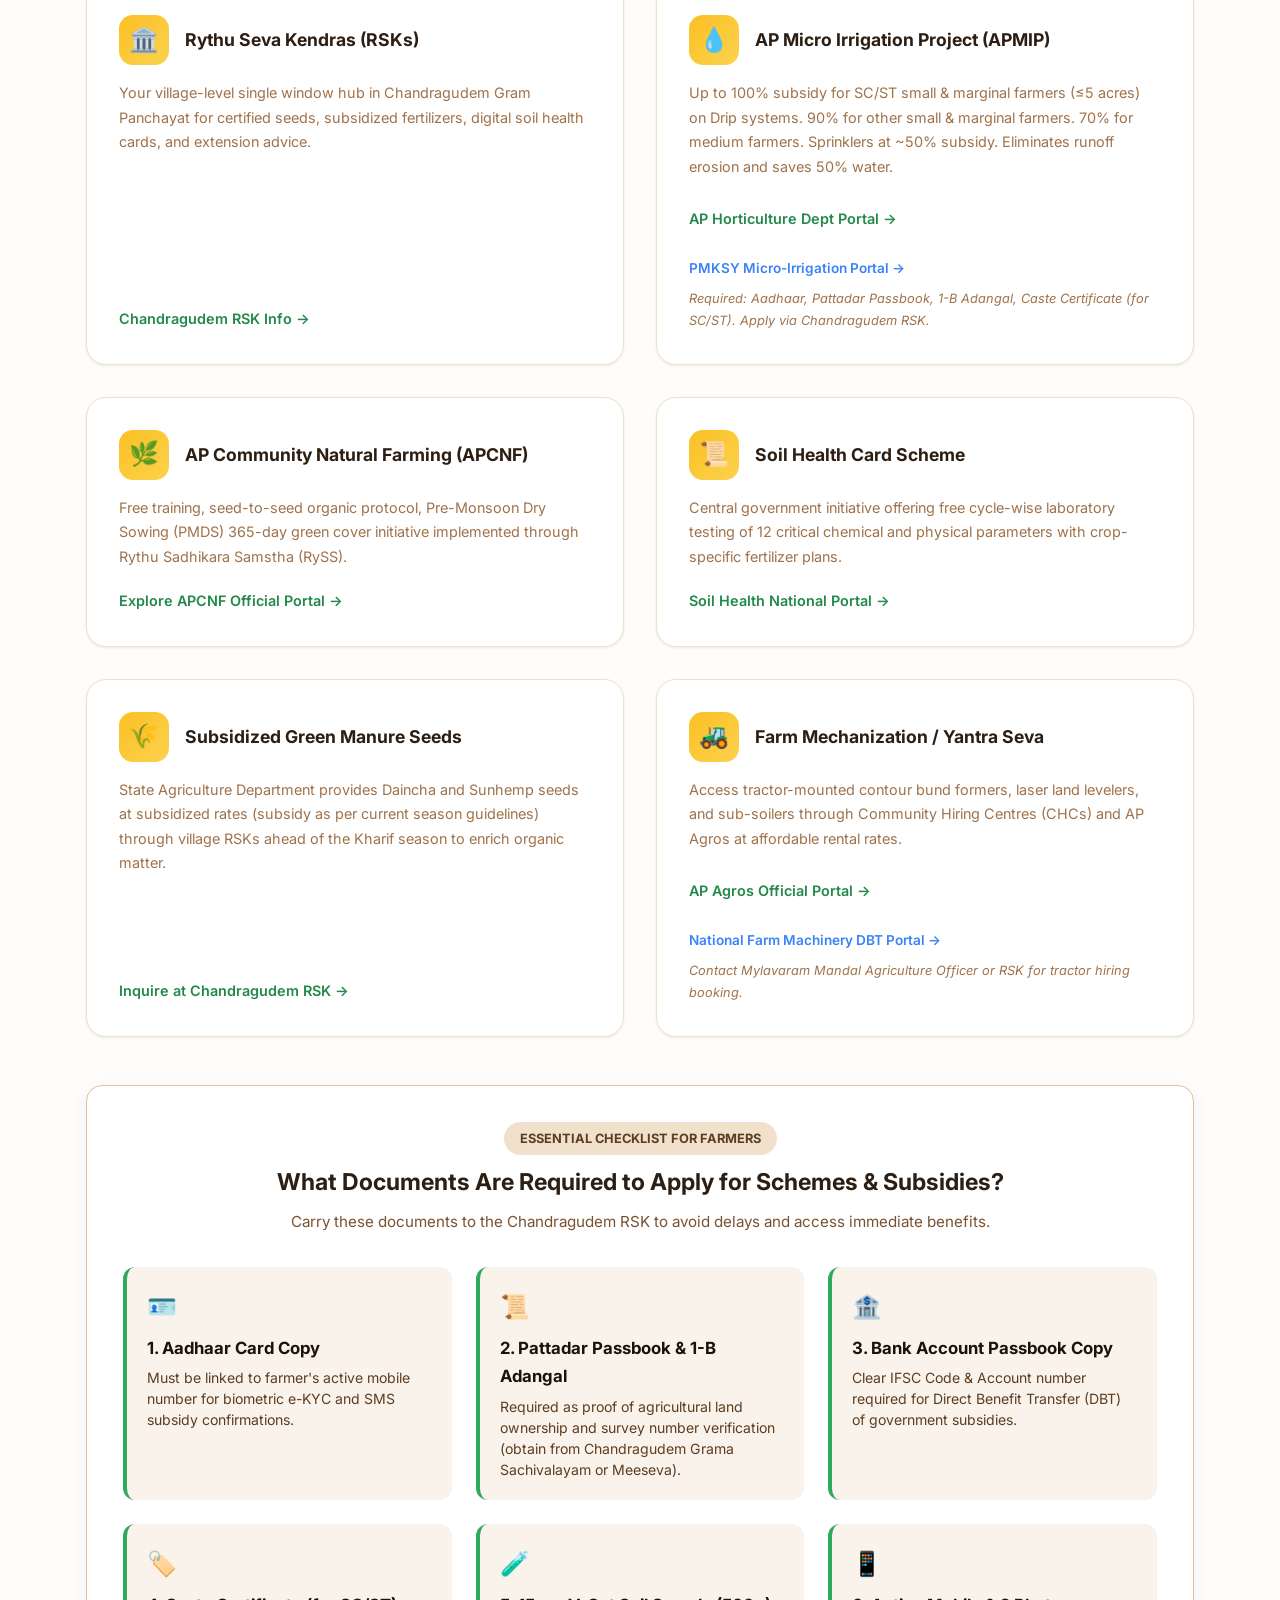
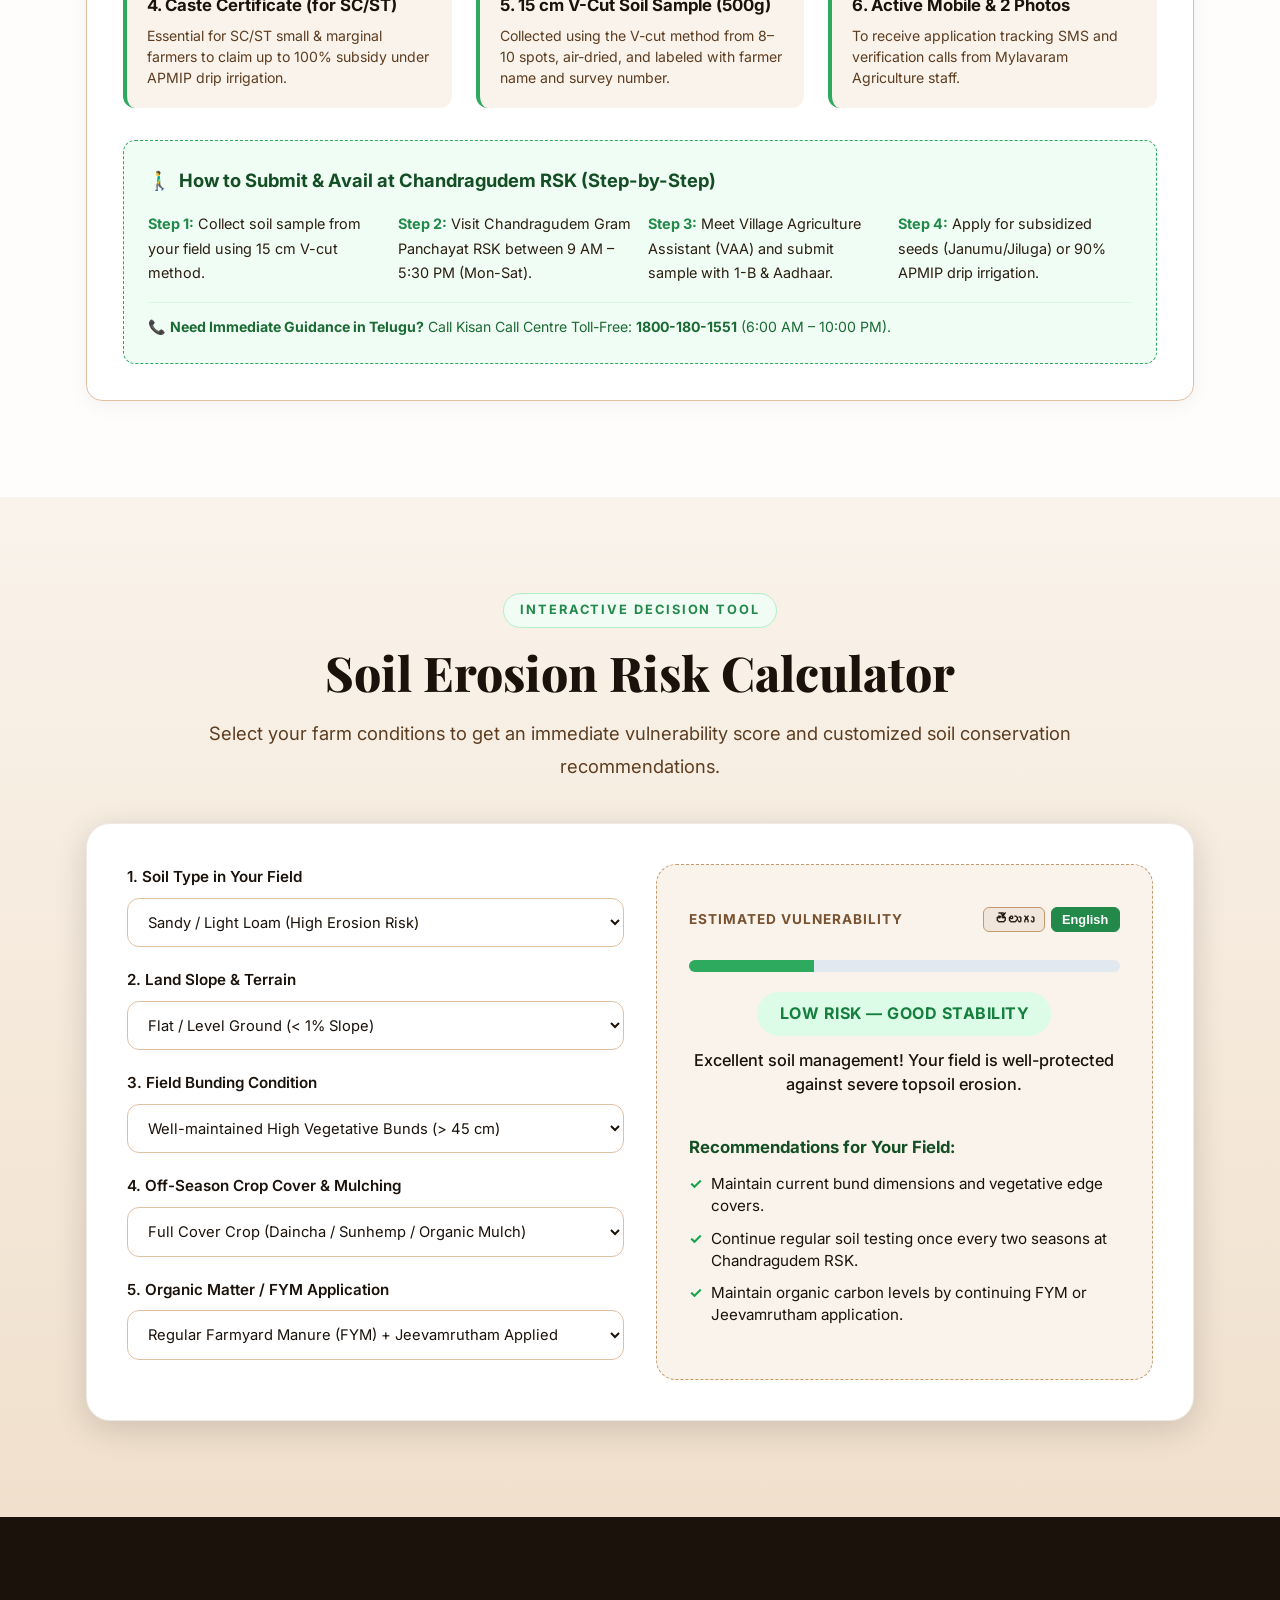
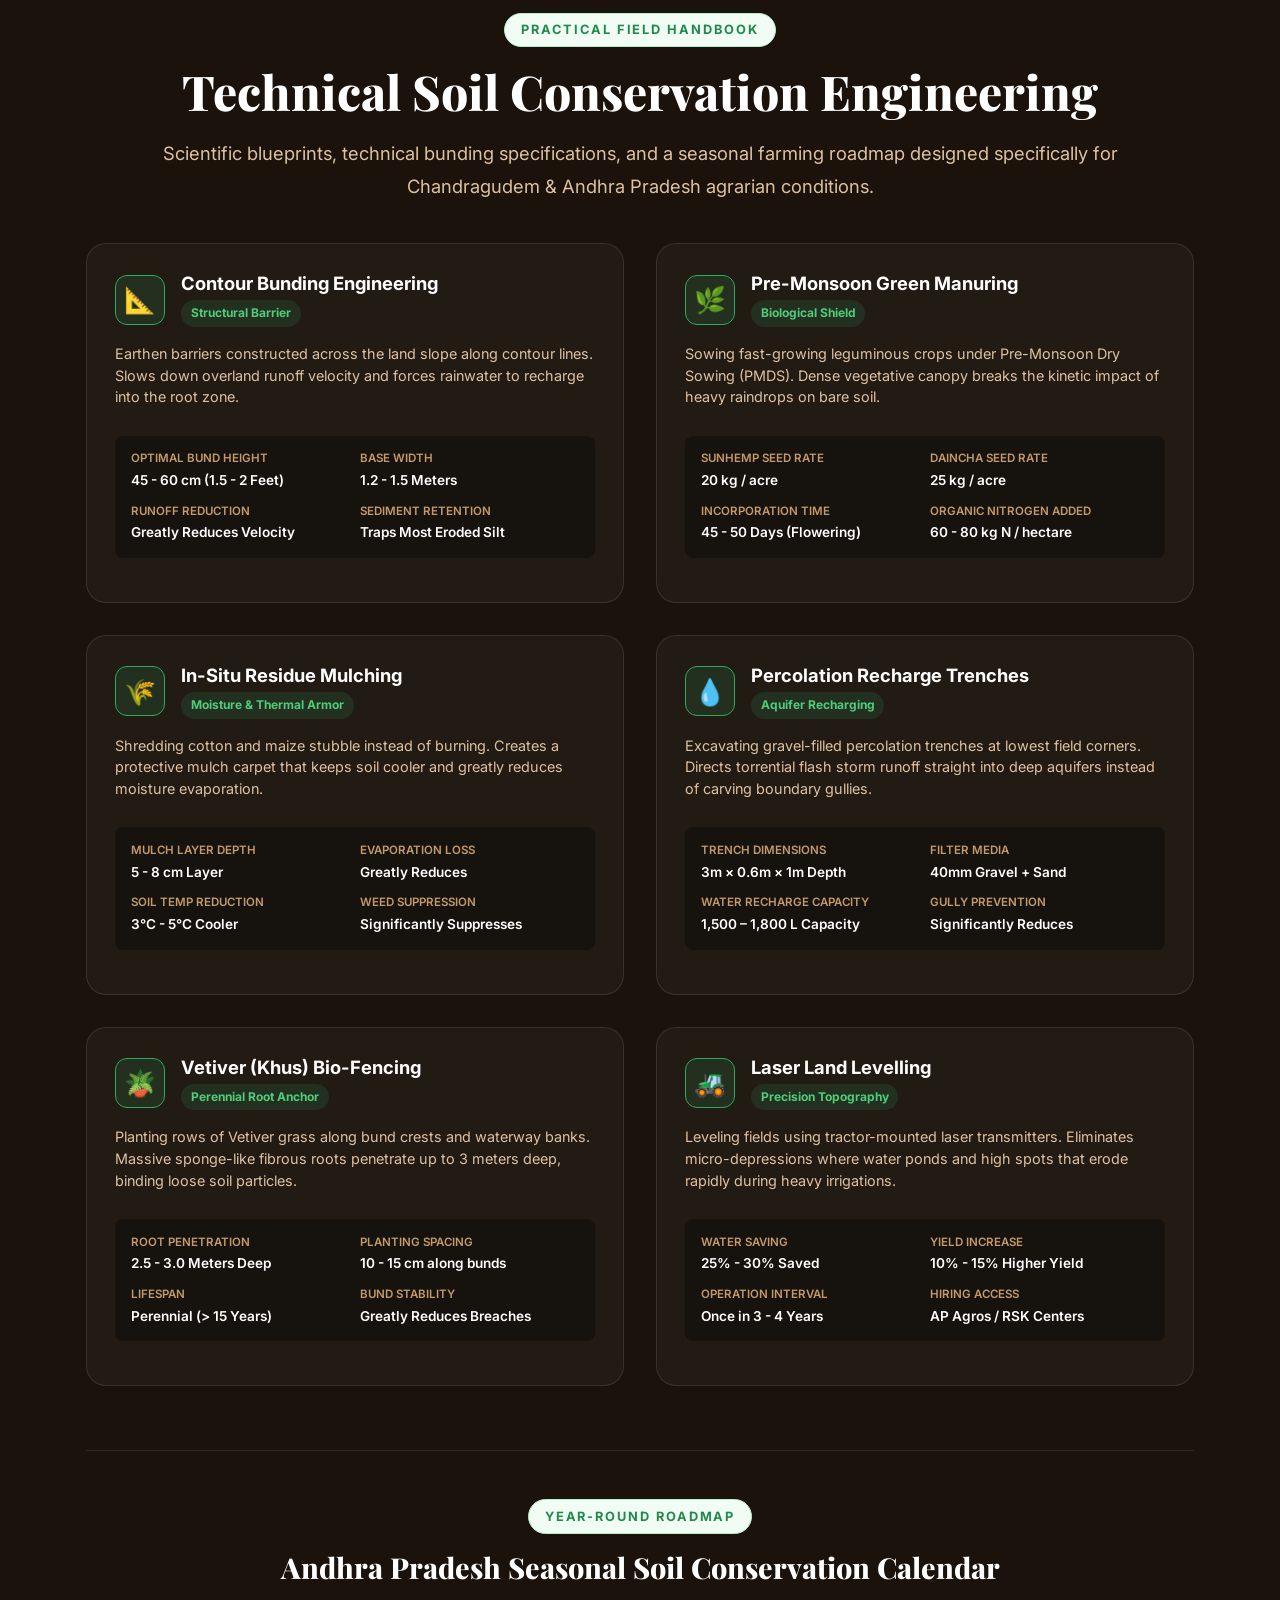
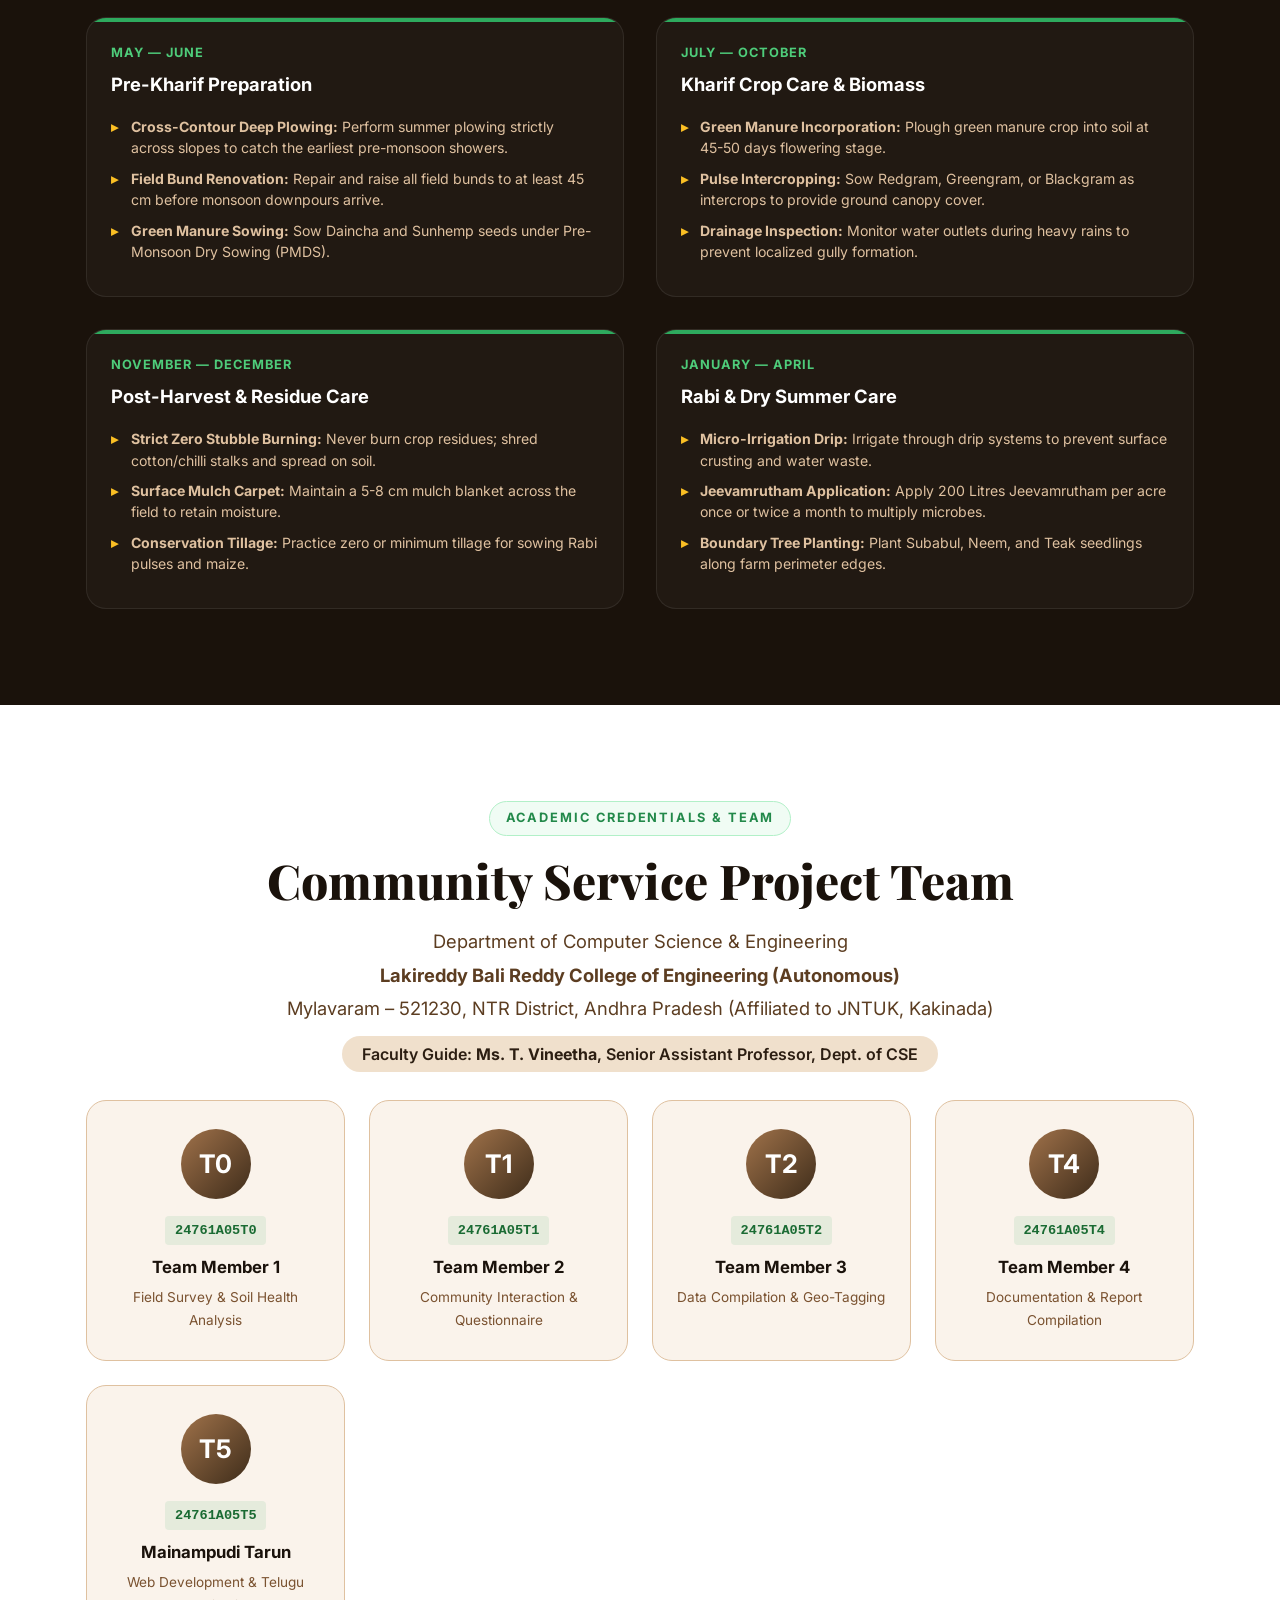
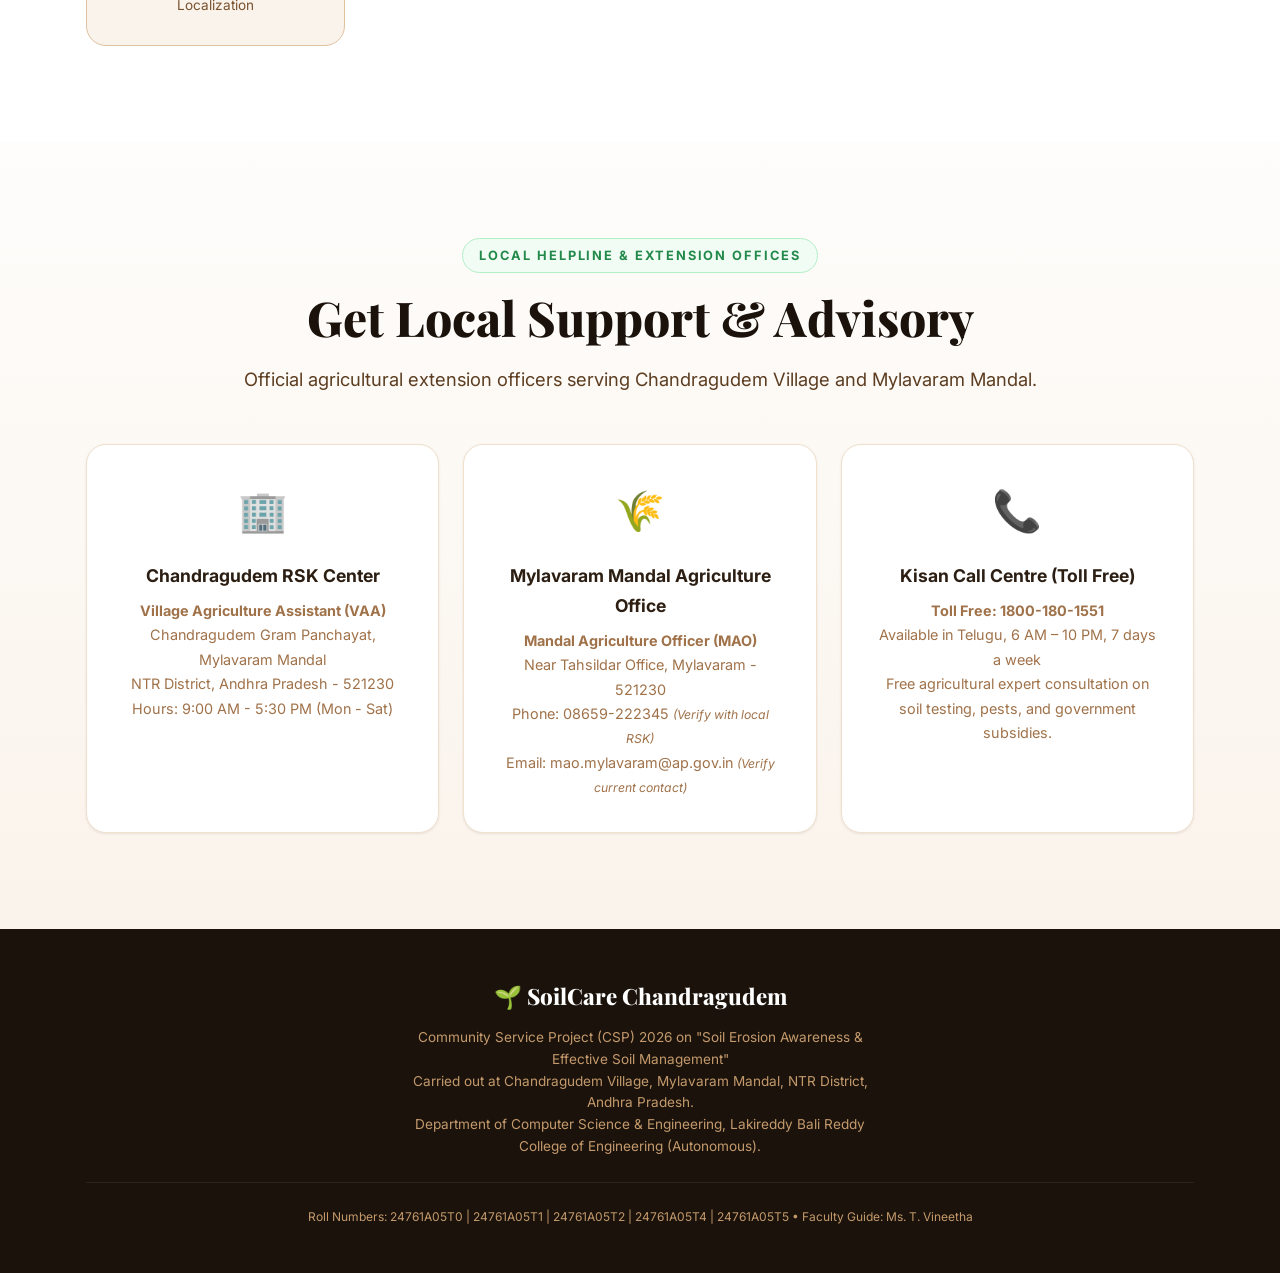
<file: website/index.html>
<!DOCTYPE html>
<html lang="en">

<head>
  <meta charset="UTF-8">
  <meta name="viewport" content="width=device-width, initial-scale=1.0">
  <title>Soil Management & Erosion Awareness | Chandragudem CSP | LBRCE CSE</title>
  <meta name="description"
    content="Community Service Project by LBRCE CSE students on Soil Erosion Awareness and Effective Soil Management in Chandragudem Village, Mylavaram, Andhra Pradesh. Available in English & Telugu.">
  <link rel="stylesheet" href="style.css?v=4.0">
  <link rel="preconnect" href="https://fonts.googleapis.com">
  <link rel="preconnect" href="https://fonts.gstatic.com" crossorigin>
</head>

<body data-lang="en">



  <!-- Navigation Bar -->
  <nav class="navbar" id="navbar">
    <div class="nav-content">
      <a href="#home" class="nav-logo">
        <span class="logo-icon">🌱</span>
        <span>
          <span class="en-only">SoilCare Chandragudem</span>
          <span class="te-only">నేల సంరక్షణ - చంద్రగూడెం</span>
        </span>
      </a>

      <div class="nav-links" id="navLinks">
        <a href="#home" class="active">
          <span class="en-only">Home</span><span class="te-only">హోమ్</span>
        </a>
        <a href="#about">
          <span class="en-only">About Erosion</span><span class="te-only">నేల కోత అంటే ఏమిటి?</span>
        </a>
        <a href="#causes">
          <span class="en-only">Causes</span><span class="te-only">కారణాలు</span>
        </a>
        <a href="#prevention">
          <span class="en-only">Prevention</span><span class="te-only">నివారణ పద్ధతులు</span>
        </a>
        <a href="#soil-health">
          <span class="en-only">Soil Testing</span><span class="te-only">మట్టి పరీక్ష</span>
        </a>
        <a href="#schemes">
          <span class="en-only">Govt Schemes</span><span class="te-only">ప్రభుత్వ పథకాలు</span>
        </a>
        <a href="#calculator">
          <span class="en-only">Risk Calculator</span><span class="te-only">కోత అంచనా యంత్రం</span>
        </a>
        <a href="#field-guide">
          <span class="en-only">Field Guide</span><span class="te-only">సాంకేతిక గైడ్</span>
        </a>
        <a href="#team">
          <span class="en-only">CSP Team</span><span class="te-only">మా బృందం</span>
        </a>
        <a href="#contact">
          <span class="en-only">Helpline</span><span class="te-only">సహాయ కేంద్రం</span>
        </a>
      </div>

      <!-- Language Toggle -->
      <div class="lang-toggle">
        <button class="lang-btn active" id="btnLangEn" onclick="setLanguage('en')">English</button>
        <button class="lang-btn" id="btnLangTe" onclick="setLanguage('te')">తెలుగు</button>
      </div>

      <button class="nav-hamburger" id="hamburger" aria-label="Menu">
        <span></span>
        <span></span>
        <span></span>
      </button>
    </div>
  </nav>

  <!-- Hero Section with Lush Green Farmland Background -->
  <header class="hero" id="home">
    <div class="container hero-content">
      <div class="hero-text">
        <div class="hero-badge">
          <span>📍</span>
          <span class="en-only">LBRCE CSE | Community Service Project 2026 | Chandragudem Village</span>
          <span class="te-only">ఎల్.బి.ఆర్.సి.ఇ సి.ఎస్.ఇ | కమ్యూనిటీ సర్వీస్ ప్రాజెక్ట్ 2026 | చంద్రగూడెం గ్రామం</span>
        </div>

        <h1 class="hero-title">
          <span class="en-only">Preserving Fertile Soil, <span class="highlight">Empowering Farmers</span></span>
          <span class="te-only">నేల సంరక్షణ - <span class="highlight">రైతన్నల సమగ్ర వికాసం</span></span>
        </h1>

        <p class="hero-desc">
          <span class="en-only">
            A dedicated community initiative by LBRCE students to combat soil erosion and promote
            sustainable soil management in Chandragudem — a village renowned for its jasmine gardens,
            mango orchards, paddy, and cotton cultivation in Mylavaram Mandal, NTR District, Andhra Pradesh.
          </span>
          <span class="te-only">
            ఆంధ్రప్రదేశ్ ఎన్టీఆర్ జిల్లా మైలవరం మండలం చంద్రగూడెం గ్రామంలో — మల్లెపూలు, మామిడి తోటలు,
            వరి మరియు పత్తి సాగుకు ప్రసిద్ధి చెందిన ఈ గ్రామంలో నేల కోతను నివారించి, సుస్థిర నేల యాజమాన్యాన్ని
            ప్రోత్సహించడానికి ఎల్.బి.ఆర్.సి.ఇ విద్యార్థుల ప్రత్యేక చొరవ.
          </span>
        </p>

        <div class="hero-buttons">
          <a href="#calculator" class="btn btn-primary">
            <span class="en-only">📊 Check Your Soil Erosion Risk</span>
            <span class="te-only">📊 మీ పొలం నేల కోత ప్రమాదం అంచనా వేయండి</span>
          </a>
          <a href="#field-guide" class="btn btn-secondary">
            <span class="en-only">🛡️ View Technical Field Guide</span>
            <span class="te-only">🛡️ సాంకేతిక క్షేత్ర గైడ్ చూడండి</span>
          </a>
        </div>

      </div>


    </div>

    <div class="scroll-indicator">↓</div>
  </header>

  <!-- Section 1: About Soil Erosion -->
  <section class="about" id="about">
    <div class="container">
      <div class="section-header text-center">
        <div class="section-label">
          <span class="en-only">UNDERSTANDING THE CHALLENGE</span>
          <span class="te-only">సమస్యను అర్థం చేసుకుందాం</span>
        </div>
        <h2 class="section-title">
          <span class="en-only">What is Soil Erosion?</span>
          <span class="te-only">మృత్తికా క్రమక్షయం అంటే ఏమిటి?</span>
        </h2>
        <p class="section-subtitle">
          <span class="en-only">Soil erosion is the continuous wearing away and displacement of topsoil—the
            nutrient-dense layer of Earth that sustains crop roots and yields.</span>
          <span class="te-only">మట్టి పైపొరలోని అత్యంత సారవంతమైన భాగం గాలి, నీరు లేదా అస్తవ్యస్త వ్యవసాయ పద్ధతుల వల్ల
            కొట్టుకుపోవడాన్ని నేల కోత అంటారు.</span>
        </p>
      </div>

      <div class="about-grid">
        <div class="about-visual">
          <!-- Educational Soil Profile Card (No personal photos) -->
          <div class="soil-profile-card">
            <div class="soil-profile-header">
              <span style="font-weight: 700; font-size: 1.1rem;">
                <span class="en-only">🌱 Living Soil Profile Architecture</span>
                <span class="te-only">🌱 సజీవ నేల పొరల నిర్మాణం</span>
              </span>
              <span
                style="background: var(--clr-green-500); color: #fff; font-size: 0.75rem; font-weight: 700; padding: 0.2rem 0.6rem; border-radius: 999px;">
                0 - 100 cm
              </span>
            </div>

            <div class="soil-layers-stack">
              <div class="layer-bar layer-o">
                <div>
                  <strong style="display: block; font-size: 0.95rem;">
                    <span class="en-only">O-Horizon: Organic Humus (0 - 5 cm)</span>
                    <span class="te-only">O-పొర: సేంద్రీయ హ్యూమస్ (0 - 5 సెం.మీ)</span>
                  </strong>
                  <span style="font-size: 0.82rem; opacity: 0.95;">
                    <span class="en-only">Crop stubble, earthworms, decomposing organic matter</span>
                    <span class="te-only">పంట వ్యర్థాలు, వానపాములు, కుళ్ళిన ఆకులు</span>
                  </span>
                </div>
                <span style="font-weight: 700; font-size: 0.85rem; color: #7ee8a2;">
                  <span class="en-only">Top Layer</span>
                  <span class="te-only">పైపొర</span>
                </span>
              </div>

              <div class="layer-bar layer-a">
                <div>
                  <strong style="display: block; font-size: 0.95rem;">
                    <span class="en-only">A-Horizon: Fertile Topsoil (5 - 20 cm)</span>
                    <span class="te-only">A-పొర: సారవంతమైన పైపొర (5 - 20 సెం.మీ)</span>
                  </strong>
                  <span style="font-size: 0.82rem; opacity: 0.95;">
                    <span class="en-only">Active crop root zone, N-P-K nutrient reservoir</span>
                    <span class="te-only">వేర్ల వ్యవస్థ, నత్రజని, భాస్వరం (కోతకు గురయ్యే భాగం)</span>
                  </span>
                </div>
                <span style="font-weight: 700; font-size: 0.85rem; color: #fbbf24;">
                  <span class="en-only">Vital Zone</span>
                  <span class="te-only">కీలక భాగం</span>
                </span>
              </div>

              <div class="layer-bar layer-b">
                <div>
                  <strong style="display: block; font-size: 0.95rem;">
                    <span class="en-only">B-Horizon: Subsoil (20 - 50 cm)</span>
                    <span class="te-only">B-పొర: ఉప నేల (20 - 50 సెం.మీ)</span>
                  </strong>
                  <span style="font-size: 0.82rem; opacity: 0.95;">
                    <span class="en-only">Clay accumulation, deep moisture storage</span>
                    <span class="te-only">ఖనిజాలు, బంకమట్టి నిల్వలు</span>
                  </span>
                </div>
                <span style="font-size: 0.82rem; opacity: 0.8;">
                  <span class="en-only">Mineral</span>
                  <span class="te-only">ఖనిజాలు</span>
                </span>
              </div>

              <div class="layer-bar layer-c">
                <div>
                  <strong style="display: block; font-size: 0.95rem;">
                    <span class="en-only">C-Horizon: Weathered Parent Rock (> 50 cm)</span>
                    <span class="te-only">C-పొర: శిథిలమైన మాతృ శిల (> 50 సెం.మీ)</span>
                  </strong>
                  <span style="font-size: 0.82rem; opacity: 0.95;">
                    <span class="en-only">Partially weathered rock fragments, not yet soil</span>
                    <span class="te-only">పాక్షికంగా శిథిలమైన రాతి ముక్కలు</span>
                  </span>
                </div>
                <span style="font-size: 0.82rem; opacity: 0.8;">
                  <span class="en-only">Weathered Rock</span>
                  <span class="te-only">శిథిల శిలలు</span>
                </span>
              </div>
            </div>

            <div
              style="background: rgba(0,0,0,0.35); border-radius: 8px; padding: 0.85rem 1rem; font-size: 0.88rem; color: var(--clr-soil-200); line-height: 1.45;">
              <span class="en-only">⚠️ <strong>Critical Fact:</strong> Nature takes 500–1,000 years to create 1 inch of
                topsoil, but a few intense storms can remove years of carefully built fertile soil!</span>
              <span class="te-only">⚠️ <strong>నిజం:</strong> 1 అంగుళం మట్టి ఏర్పడటానికి ప్రకృతికి 500–1,000 ఏళ్లు
                పడుతుంది,
                కానీ గట్లు లేకపోతే కొన్ని తీవ్ర వర్షాలకే ఏళ్ల సారవంతమైన మట్టి కొట్టుకుపోతుంది!</span>
            </div>
          </div>
        </div>

        <div class="about-content">
          <div class="erosion-types-list">
            <div class="erosion-type-item">
              <div class="erosion-type-icon water">🌊</div>
              <div>
                <h3 class="erosion-type-title">
                  <span class="en-only">1. Water Erosion</span>
                  <span class="te-only">1. వర్షపు నీటి వల్ల నేల కోత</span>
                </h3>
                <p class="erosion-type-desc">
                  <span class="en-only">Prevalent in Chandragudem during southwest monsoon downpours. Raindrops dislodge
                    soil particles causing sheet erosion, rills, and deep gullies along natural slopes.</span>
                  <span class="te-only">చంద్రగూడెం పరిసరాల్లో భారీ వర్షాలు పడినప్పుడు వాలు ప్రాంతాల్లో నీరు వేగంగా
                    ప్రవహించి పైపొర మట్టిని కాలువలుగా మార్చి కొట్టుకుపోయేలా చేస్తుంది.</span>
                </p>
              </div>
            </div>

            <div class="erosion-type-item">
              <div class="erosion-type-icon wind">💨</div>
              <div>
                <h3 class="erosion-type-title">
                  <span class="en-only">2. Wind Erosion</span>
                  <span class="te-only">2. తీవ్రమైన గాలి వల్ల నేల కోత</span>
                </h3>
                <p class="erosion-type-desc">
                  <span class="en-only">Occurs in dry summer months on open, un-mulched fields where dry, fine organic
                    loam particles are swept away by high-velocity wind currents.</span>
                  <span class="te-only">ఎండకాలంలో పంట లేని ఖాళీ పొలాల్లో ఎండిన సారవంతమైన మట్టి పొడి గాలి తీవ్రతకు
                    ఎగిరిపోతుంది.</span>
                </p>
              </div>
            </div>

            <div class="erosion-type-item">
              <div class="erosion-type-icon tillage">🚜</div>
              <div>
                <h3 class="erosion-type-title">
                  <span class="en-only">3. Tillage Erosion</span>
                  <span class="te-only">3. విచక్షణా రహిత దుక్కుల వల్ల కోత</span>
                </h3>
                <p class="erosion-type-desc">
                  <span class="en-only">Physical displacement of soil downhill by the ploughing action itself. Intensive
                    tractor plowing along slope lines moves soil particles downslope, thinning upper ridges
                    and filling lower areas. Contour ploughing reduces but does not fully eliminate this.</span>
                  <span class="te-only">దుక్కి చేసేటప్పుడు నేల కణాలు యాంత్రికంగా దిగువకు జరగడం. ట్రాక్టర్లతో వాలు
                    దిశలోనే పదేపదే లోతు దుక్కులు చేయడం వల్ల మట్టి పైభాగం పల్చబడి దిగువన పేరుకుపోతుంది.
                    వాలుకు అడ్డంగా దున్నడం ద్వారా దీన్ని తగ్గించవచ్చు.</span>
                </p>
              </div>
            </div>
          </div>
        </div>
      </div>

      

    </div>
  </section>

  <!-- Section 2: Root Causes in Chandragudem & AP -->
  <section class="causes" id="causes">
    <div class="container">
      <div class="section-header text-center">
        <div class="section-label">
          <span class="en-only">LOCAL REALITY & FIELD OBSERVATIONS</span>
          <span class="te-only">క్షేత్రస్థాయి కారణాలు - చంద్రగూడెం పరిశీలన</span>
        </div>
        <h2 class="section-title">
          <span class="en-only">Why is Soil Eroding in Chandragudem?</span>
          <span class="te-only">చంద్రగూడెంలో నేల కోతకు ముఖ్య కారణాలు ఏమిటి?</span>
        </h2>
        <p class="section-subtitle">
          <span class="en-only">Based on our 6-week survey with local farmers and physical inspection across 10 farm
            sites.</span>
          <span class="te-only">మా 6 వారాల క్షేత్ర అధ్యయనం మరియు గ్రామంలోని స్థానిక రైతుల అనుభవాల ఆధారంగా గుర్తించిన
            సమస్యలు.</span>
        </p>
      </div>

      <div class="causes-grid">
        <div class="cause-card">
          <div class="cause-icon">🌧️</div>
          <h3 class="cause-title">
            <span class="en-only">Intense Monsoon Runoff</span>
            <span class="te-only">తీవ్రమైన వర్షపు ప్రవాహం</span>
          </h3>
          <p class="cause-desc">
            <span class="en-only">Sudden high-intensity rainfall events without adequate field bunds lead to surface
              runoff carrying away precious topsoil into drains.</span>
            <span class="te-only">గట్లు సరిగ్గా లేకపోవడం వల్ల ఏకధాటిగా కురిసే వర్షపు నీరు పొలంలోని సారవంతమైన మట్టిని
              వాగుల్లోకి మోసుకెళ్తుంది.</span>
          </p>
        </div>

        <div class="cause-card">
          <div class="cause-icon">🧪</div>
          <h3 class="cause-title">
            <span class="en-only">Excessive Chemical Fertilizers</span>
            <span class="te-only">రసాయన ఎరువుల మితిమీరిన వినియోగం</span>
          </h3>
          <p class="cause-desc">
            <span class="en-only">Over-reliance on DAP and Urea without adding organic FYM or compost reduces earthworms
              and organic carbon, destroying soil crumb structure.</span>
            <span class="te-only">యూరియా, డీఏపీ వంటి ఎరువులు ఎక్కువగా వాడటం, పశువుల ఎరువు వేయకపోవడం వల్ల మట్టి
              బిరుసెక్కి జీవశక్తి కోల్పోతోంది.</span>
          </p>
        </div>

        <div class="cause-card">
          <div class="cause-icon">⛰️</div>
          <h3 class="cause-title">
            <span class="en-only">Plowing Along Slopes</span>
            <span class="te-only">వాలు వెంట దుక్కి దున్నడం</span>
          </h3>
          <p class="cause-desc">
            <span class="en-only">Many plots near undulating terrains are plowed vertically along slopes rather than
              along contours, creating artificial channels for fast water erosion.</span>
            <span class="te-only">వాలుకు అడ్డంగా కాకుండా నిలువుగా దున్నడం వలన నీరు వేగంగా ప్రవహించేందుకు కాలువలు ఏర్పడి
              మట్టి కొట్టుకుపోతుంది.</span>
          </p>
        </div>

        <div class="cause-card">
          <div class="cause-icon">🍂</div>
          <h3 class="cause-title">
            <span class="en-only">Burning of Crop Residues</span>
            <span class="te-only">పంట వ్యర్థాలను తగులబెట్టడం</span>
          </h3>
          <p class="cause-desc">
            <span class="en-only">Burning stubble instead of mulching leaves farmland completely bare and exposed to
              direct sun baking, heavy winds, and sudden torrential rains.</span>
            <span class="te-only">పంట కోసిన తర్వాత వ్యర్థాలను పొలంలోనే కాల్చివేయడం వల్ల నేలలోని సూక్ష్మజీవులు నశించి నేల
              ఎండిపోయి కోతకు గురవుతుంది.</span>
          </p>
        </div>

        <div class="cause-card">
          <div class="cause-icon">🚫</div>
          <h3 class="cause-title">
            <span class="en-only">Absence of Cover Crops</span>
            <span class="te-only">పచ్చిరొట్ట పైర్లు సాగు చేయకపోవడం</span>
          </h3>
          <p class="cause-desc">
            <span class="en-only">Leaving fields fallow during dry months without planting green manure (Daincha,
              Sunhemp) deprives the soil of protective biological cover.</span>
            <span class="te-only">పంటల మధ్య విరామంలో జనుము, పిల్లిపెసర, జీలుగ వంటి పచ్చిరొట్ట పైర్లు వేయకపోవడం వల్ల నేల
              రక్షణ కోల్పోతుంది.</span>
          </p>
        </div>

        <div class="cause-card">
          <div class="cause-icon">🪓</div>
          <h3 class="cause-title">
            <span class="en-only">Removal of Field Boundary Trees</span>
            <span class="te-only">గట్లపై చెట్లను తొలగించడం</span>
          </h3>
          <p class="cause-desc">
            <span class="en-only">Cutting down traditional neem, babool, and subabul trees along field boundaries
              removes deep root anchors that historically stabilized bunds.</span>
            <span class="te-only">పొలం గట్లపై ఉండే వేప, సుబాబుల్ వంటి చెట్లను తొలగించడం వల్ల గట్ల పట్టుత్వం తగ్గి
              వర్షాలకు గట్లు తెగిపోతున్నాయి.</span>
          </p>
        </div>
      </div>
    </div>
  </section>

  <!-- Section 3: Severe Effects -->
  <section class="effects" id="effects">
    <div class="container">
      <div class="section-header text-center">
        <div class="section-label">
          <span class="en-only">IMPACT ASSESSMENT</span>
          <span class="te-only">దుష్ప్రభావాలు మరియు ఆర్థిక నష్టం</span>
        </div>
        <h2 class="section-title">
          <span class="en-only">Consequences of Soil Degradation</span>
          <span class="te-only">రైతులపై మరియు పంట దిగుబడిపై చూపే ప్రభావం</span>
        </h2>
        <p class="section-subtitle">
          <span class="en-only">Unchecked soil erosion silently cripples farm economics year after year.</span>
          <span class="te-only">నేల కోతను అరికట్టకపోతే రైతన్నలకు ఏటా దిగుబడులు తగ్గి పెట్టుబడి ఖర్చులు
            పెరుగుతాయి.</span>
        </p>
      </div>

      <div class="effects-grid">
        <div class="effect-card">
          <div class="effect-emoji">📉</div>
          <h3 class="effect-title">
            <span class="en-only">Significant Yield Reduction</span>
            <span class="te-only">పంట దిగుబడిలో గణనీయమైన క్షీణత</span>
          </h3>
          <p class="effect-desc">
            <span class="en-only">Loss of topsoil directly removes nitrogen, phosphorus, and organic matter, causing
              stunted crop growth and reduced grain/fruit weight.</span>
            <span class="te-only">సారవంతమైన పైపొర నశించడంతో మొక్కలకు పోషకాలు అందక ఏపుగా పెరగవు, దిగుబడి భారీగా
              తగ్గుతుంది.</span>
          </p>
        </div>

        <div class="effect-card">
          <div class="effect-emoji">💸</div>
          <h3 class="effect-title">
            <span class="en-only">Escalating Fertilizer Costs</span>
            <span class="te-only">పెరుగుతున్న పెట్టుబడి ఖర్చులు</span>
          </h3>
          <p class="effect-desc">
            <span class="en-only">Farmers are forced to purchase more synthetic fertilizers each season just to match
              baseline historical production figures.</span>
            <span class="te-only">కోల్పోయిన సారాన్ని భర్తీ చేయడానికి రైతులు ఎక్కువ రసాయన ఎరువులు కొనాల్సి వచ్చి అప్పుల
              పాలవుతున్నారు.</span>
          </p>
        </div>

        <div class="effect-card">
          <div class="effect-emoji">🏜️</div>
          <h3 class="effect-title">
            <span class="en-only">Groundwater Depletion</span>
            <span class="te-only">భూగర్భ జలాలు ఇంకకపోవడం</span>
          </h3>
          <p class="effect-desc">
            <span class="en-only">Hardened, eroded soil cannot absorb rainwater; runoff drains away quickly instead of
              recharging local borewells and village aquifers.</span>
            <span class="te-only">గట్టిపడిన నేల వర్షపు నీటిని పీల్చుకోలేకపోవడంతో బోరు బావులలో నీటి మట్టం వేగంగా
              పడిపోతోంది.</span>
          </p>
        </div>

        <div class="effect-card">
          <div class="effect-emoji">🌊</div>
          <h3 class="effect-title">
            <span class="en-only">Siltation of Tanks & Canals</span>
            <span class="te-only">చెరువులు మరియు కాలువల పూడిక</span>
          </h3>
          <p class="effect-desc">
            <span class="en-only">Eroded mud collects in local irrigation tanks and check-dams, reducing water storage
              capacity and increasing localized flooding risks.</span>
            <span class="te-only">కొట్టుకొచ్చిన మట్టి చెరువుల్లో మేట వేయడంతో చెరువుల నీటి నిల్వ సామర్థ్యం
              క్షీణిస్తోంది.</span>
          </p>
        </div>
      </div>
    </div>
  </section>

  <!-- Section 4: Prevention Methods -->
  <section class="prevention" id="prevention">
    <div class="container">
      <div class="section-header text-center">
        <div class="section-label">
          <span class="en-only">PROVEN PRACTICAL SOLUTIONS</span>
          <span class="te-only">ఆచరణాత్మక నివారణ పద్ధతులు</span>
        </div>
        <h2 class="section-title">
          <span class="en-only">Effective Soil Management Techniques</span>
          <span class="te-only">నేల సంరక్షణకు సమర్థవంతమైన మార్గాలు</span>
        </h2>
        <p class="section-subtitle">
          <span class="en-only">Low-cost, high-impact practices that farmers of Chandragudem can readily
            implement.</span>
          <span class="te-only">చంద్రగూడెం రైతులు సులభంగా తక్కువ ఖర్చుతో అమలు చేయగల శాస్త్రీయ పద్ధతులు.</span>
        </p>
      </div>

      <div class="prevention-grid">
        <div class="prevention-card">
          <div class="prevention-number">01</div>
          <h3 class="prevention-title">
            <span class="en-only">Contour Bunding & Trenching</span>
            <span class="te-only">వాలుకు అడ్డంగా గట్లు మరియు కందకాలు</span>
          </h3>
          <p class="prevention-desc">
            <span class="en-only">Construct earth bunds across field slope contours. Slows down water runoff, traps silt
              on-site, and forces rainwater to infiltrate deep into the soil profile.</span>
            <span class="te-only">పొలం వాలుకు సమాంతరంగా గట్లు, ఇంకుడు కందకాలు నిర్మించడం వలన వర్షపు నీటి వేగం తగ్గి,
              నీరు భూమిలోకి ఇంకి మట్టి కొట్టుకుపోదు.</span>
          </p>
        </div>

        <div class="prevention-card">
          <div class="prevention-number">02</div>
          <h3 class="prevention-title">
            <span class="en-only">Green Manure & Cover Crops</span>
            <span class="te-only">పచ్చిరొట్ట ఎరువుల సాగు (జీలుగ, జనుము)</span>
          </h3>
          <p class="prevention-desc">
            <span class="en-only">Grow Sunhemp, Daincha, or Pillipesara before the main crop. Incorporate at flowering
              to add 5–10 tonnes of organic biomass per acre and fix atmospheric nitrogen.</span>
            <span class="te-only">ప్రధాన పంటకు ముందు జనుము లేదా జీలుగ వేసి పూత దశలో కలియదున్నడం వల్ల ఎకరాకు 5–10 టన్నుల
              సేంద్రీయ పదార్థం లభిస్తుంది.</span>
          </p>
        </div>

        <div class="prevention-card">
          <div class="prevention-number">03</div>
          <h3 class="prevention-title">
            <span class="en-only">Mulching with Crop Residues</span>
            <span class="te-only">పంట వ్యర్థాలతో మల్చింగ్ (ఆచ్ఛాదన)</span>
          </h3>
          <p class="prevention-desc">
            <span class="en-only">Cover open soil between crop rows with dry straw, stalks, or leaves. Conserves soil
              moisture, suppresses weeds, prevents crusting, and decomposes into humus.</span>
            <span class="te-only">వరి పొట్టు లేదా పంట మిగులుతో నేలపై కప్పడం వల్ల తేమ ఆవిరి కాకుండా కాపాడుతుంది, కలుపు
              నివారిస్తుంది.</span>
          </p>
        </div>

        <div class="prevention-card">
          <div class="prevention-number">04</div>
          <h3 class="prevention-title">
            <span class="en-only">Agroforestry & Windbreaks</span>
            <span class="te-only">వ్యవసాయ అటవీకరణ మరియు గాలి అడ్డంకులు</span>
          </h3>
          <p class="prevention-desc">
            <span class="en-only">Plant rows of Subabul, Teak, Drumstick, and Neem on farm boundaries. Acts as a
              windbreak, provides timber/fodder, and binds field edges with deep root systems.</span>
            <span class="te-only">గట్ల చుట్టూ మునగ, వేప, సుబాబుల్ చెట్లను నాటడం వల్ల బలమైన గాలుల నుండి పంటను కాపాడవచ్చు
              మరియు గట్లు పటిష్టమవుతాయి.</span>
          </p>
        </div>

        <div class="prevention-card">
          <div class="prevention-number">05</div>
          <h3 class="prevention-title">
            <span class="en-only">Conservation & Zero Tillage</span>
            <span class="te-only">కనిష్ట సేద్యం (జీరో టిల్లేజ్)</span>
          </h3>
          <p class="prevention-desc">
            <span class="en-only">Avoid excessive plowing. Sow seeds directly through stubble using seed-cum-fertilizer
              drills to preserve natural soil architecture, fungal mycorrhizae, and earthworm tunnels.</span>
            <span class="te-only">పదేపదే నేలను తిరగవేయకుండా తక్కువ దుక్కులతో విత్తుకోవడం ద్వారా నేలలోని సహజ వానపాములు
              మరియు తేమను కాపాడవచ్చు.</span>
          </p>
        </div>

        <div class="prevention-card">
          <div class="prevention-number">06</div>
          <h3 class="prevention-title">
            <span class="en-only">Intercropping & Crop Rotation</span>
            <span class="te-only">పంట మార్పిడి మరియు అంతర పంటలు</span>
          </h3>
          <p class="prevention-desc">
            <span class="en-only">Rotate cereals with legumes (Redgram, Greengram, Blackgram). Dense legume canopies
              shield the ground from raindrop impact while replenishing soil nitrogen naturally.</span>
            <span class="te-only">పత్తి, మిరప లేదా మొక్కజొన్నలో కంది, పెసర, మినుము వంటి పప్పుధాన్యాలను అంతర పంటలుగా
              వేయడం వల్ల నేల సారవంతం అవుతుంది.</span>
          </p>
        </div>
      </div>
    </div>
  </section>

  <!-- Section 5: Soil Health Tips & Testing Guide -->
  <section class="soil-health" id="soil-health">
    <div class="container">
      <div class="section-header text-center">
        <div class="section-label">
          <span class="en-only">DIAGNOSIS & MANAGEMENT</span>
          <span class="te-only">మట్టి పరీక్ష మరియు నేల ఆరోగ్యం</span>
        </div>
        <h2 class="section-title">
          <span class="en-only">Step-by-Step Guide to Soil Testing</span>
          <span class="te-only">మట్టి నమూనా ఎలా సేకరించాలి?</span>
        </h2>
        <p class="section-subtitle">
          <span class="en-only">A Soil Health Card tells you exact fertilizer doses needed, saving thousands of rupees
            per acre.</span>
          <span class="te-only">మట్టి పరీక్ష చేయించడం వల్ల ఏ ఎరువులు ఎంత మోతాదులో అవసరమో తెలుస్తుంది, తద్వారా వేల రూపాయల
            ఆదా అవుతుంది.</span>
        </p>
      </div>

      <div class="tips-grid">
        <div class="tip-card">
          <div class="tip-icon">📐</div>
          <h3 class="tip-title">
            <span class="en-only">1. Zigzag Sampling Pattern</span>
            <span class="te-only">1. జిగ్‌జాగ్‌ పద్ధతిలో నమూనా</span>
          </h3>
          <p class="tip-desc">
            <span class="en-only">Walk in a zigzag across your 1-2 acre field. Select 8-10 random spots. Avoid field
              boundaries, shade of trees, old compost pits, and irrigation channels.</span>
            <span class="te-only">పొలంలో 8-10 చోట్ల జిగ్‌జాగ్‌ పద్ధతిలో స్థలాలను ఎంచుకోవాలి. గట్ల దగ్గర, చెట్ల నీడలో,
              ఎరువు గుంతల వద్ద మట్టి తీయరాదు.</span>
          </p>
        </div>

        <div class="tip-card">
          <div class="tip-icon">⛏️</div>
          <h3 class="tip-title">
            <span class="en-only">2. 'V' Shape Cut to 15 cm</span>
            <span class="te-only">2. 15 సెం.మీ లోతులో 'V' ఆకారం</span>
          </h3>
          <p class="tip-desc">
            <span class="en-only">Clear weeds from the surface. Dig a V-shaped pit 15 cm deep (root zone). Slice a 1–2
              cm
              uniform soil slice from the side of the trench from top to bottom.</span>
            <span class="te-only">పైభాగంలోని చెత్తను తొలగించి, పారతో 15 సెం.మీ లోతు 'V' ఆకారపు గుంత తీసి, పైనుంచి
              కిందవరకు 1–2 సెం.మీ మందాన మట్టి చెక్కను తీయాలి.</span>
          </p>
        </div>

        <div class="tip-card">
          <div class="tip-icon">🥣</div>
          <h3 class="tip-title">
            <span class="en-only">3. Quartering & Drying</span>
            <span class="te-only">3. కలపడం మరియు నీడలో ఆరబెట్టడం</span>
          </h3>
          <p class="tip-desc">
            <span class="en-only">Mix all samples thoroughly in a clean plastic bucket or container. Divide into 4
              quarters, discard
              opposite quarters until 500g remains. Dry in shade, never under direct sun.</span>
            <span class="te-only">సేకరించిన మట్టిని శుభ్రమైన ప్లాస్టిక్ బకెట్ లేదా పాత్రలో బాగా కలపాలి. నాలుగు భాగాలుగా
              చేసి
              ఎదురెదురు భాగాలు తీసేస్తూ చివరకు అర కిలో మట్టి మాత్రమే ఉంచి నీడలో ఆరబెట్టాలి.</span>
          </p>
        </div>

        <div class="tip-card">
          <div class="tip-icon">🏷️</div>
          <h3 class="tip-title">
            <span class="en-only">4. Submit at Local RSK</span>
            <span class="te-only">4. రైతు సేవా కేంద్రంలో అందజేత</span>
          </h3>
          <p class="tip-desc">
            <span class="en-only">Pack in a clean cloth or plastic bag with Farmer Name, Survey Number, Aadhaar, and
              Mobile. Submit to Chandragudem RSK Village Agriculture Assistant (VAA).</span>
            <span class="te-only">రైతు పేరు, సర్వే నంబర్, ఆధార్ నంబర్ రాసి చంద్రగూడెం రైతు సేవా కేంద్రం (RSK) లోని
              వ్యవసాయ సహాయకునికి అందజేయండి.</span>
          </p>
        </div>

        <div class="tip-card">
          <div class="tip-icon">🧪</div>
          <h3 class="tip-title">
            <span class="en-only">5. Understand Your Card</span>
            <span class="te-only">5. సాయిల్ హెల్త్ కార్డు విశ్లేషణ</span>
          </h3>
          <p class="tip-desc">
            <span class="en-only">Check Soil pH (ideal 6.5 - 7.5), Organic Carbon (aim > 0.75%), Available Nitrogen,
              Phosphorus, Potassium, Zinc, and Boron to target exact dosage.</span>
            <span class="te-only">పి.హెచ్ (pH), సేంద్రీయ కర్బనం (0.75% కంటే ఎక్కువ ఉండాలి), నత్రజని, భాస్వరం, పొటాష్
              విలువలను బట్టి సిఫార్సు చేసిన మోతాదులోనే ఎరువులు వాడాలి.</span>
          </p>
        </div>

        <div class="tip-card">
          <div class="tip-icon">🪱</div>
          <h3 class="tip-title">
            <span class="en-only">6. Natural Farming Inputs (APCNF)</span>
            <span class="te-only">6. సహజ వ్యవసాయ ద్రావణాలు (జీవామృతం)</span>
          </h3>
          <p class="tip-desc">
            <span class="en-only">Apply 200 Litres of Jeevamrutham per acre once or twice a month through irrigation or
              spray.
              Multiplies beneficial soil microbes and revives earthworm activity.</span>
            <span class="te-only">ఎకరాకు 200 లీటర్ల ద్రవ జీవామృతాన్ని నెలకు ఒకటి లేదా రెండుసార్లు నీటితో పాటు ఇవ్వడం
              వల్ల నేలలో
              వానపాములు, ఉపయోగకర సూక్ష్మజీవులు వేగంగా వృద్ధి చెందుతాయి.</span>
          </p>
        </div>
      </div>
    </div>
  </section>

  <!-- Section 6: Government Schemes (With Working & Verified Official Links) -->
  <section class="schemes" id="schemes">
    <div class="container">
      <div class="section-header text-center">
        <div class="section-label">
          <span class="en-only">STATE & CENTRAL ASSISTANCE</span>
          <span class="te-only">ప్రభుత్వ సహాయం & సంక్షేమ పథకాలు</span>
        </div>
        <h2 class="section-title">
          <span class="en-only">Agricultural Support Schemes in Andhra Pradesh</span>
          <span class="te-only">ఆంధ్రప్రదేశ్ రైతులకు లభించే ముఖ్య పథకాలు</span>
        </h2>
        <p class="section-subtitle">
          <span class="en-only">Verified official portals and grassroots procedures to access bunding subsidies,
            micro-irrigation, soil cards, and organic inputs.</span>
          <span class="te-only">సబ్సిడీలు, సాంకేతిక తోడ్పాటు మరియు నేల యాజమాన్యం కోసం అధికారిక పోర్టల్స్ మరియు
            గ్రామస్థాయి వివరాలు.</span>
        </p>
      </div>


      <div class="schemes-grid">
        <div class="scheme-card">
          <div class="scheme-header">
            <div class="scheme-icon">🏛️</div>
            <h3 class="scheme-name">
              <span class="en-only">Rythu Seva Kendras (RSKs)</span>
              <span class="te-only">రైతు సేవా కేంద్రాలు (RSKs)</span>
            </h3>
          </div>
          <p class="scheme-desc">
            <span class="en-only">Your village-level single window hub in Chandragudem Gram Panchayat for certified
              seeds, subsidized fertilizers, digital soil health cards, and extension advice.</span>
            <span class="te-only">చంద్రగూడెం గ్రామంలోనే విత్తనాలు, ఎరువులు, సాయిల్ హెల్త్ కార్డులు మరియు నిపుణుల సలహాలు
              అందించే ఏకైక గ్రామ వేదిక.</span>
          </p>
          <a href="#contact" class="scheme-link">
            <span class="en-only">Chandragudem RSK Info &rarr;</span>
            <span class="te-only">గ్రామ RSK వివరాలు &rarr;</span>
          </a>
        </div>

        <!-- AP Micro Irrigation Project (Working Link Verified) -->
        <div class="scheme-card">
          <div class="scheme-header">
            <div class="scheme-icon">💧</div>
            <h3 class="scheme-name">
              <span class="en-only">AP Micro Irrigation Project (APMIP)</span>
              <span class="te-only">ఏపీ సూక్ష్మ సేద్య ప్రాజెక్ట్ (బిందు సేద్యం)</span>
            </h3>
          </div>
          <p class="scheme-desc">
            <span class="en-only">Up to 100% subsidy for SC/ST small & marginal farmers (≤5 acres) on Drip systems.
              90% for other small & marginal farmers. 70% for medium farmers. Sprinklers at ~50% subsidy.
              Eliminates runoff erosion and saves 50% water.</span>
            <span class="te-only">ఎస్సీ/ఎస్టీ చిన్న, సన్నకారు రైతులకు (≤5 ఎకరాలు) డ్రిప్ వ్యవస్థలపై 100% వరకు
              రాయితీ. ఇతర చిన్న/సన్నకారు రైతులకు 90%, మధ్యతరగతి రైతులకు 70%.
              నీటి ఆదాతో పాటు నేల కోతను అరికడుతుంది.</span>
          </p>
          <div style="margin-top: 0.5rem; display: flex; flex-direction: column; gap: 0.35rem;">
            <a href="https://horticulturedept.ap.gov.in/" target="_blank" rel="noopener noreferrer" class="scheme-link">
              <span class="en-only">AP Horticulture Dept Portal &rarr;</span>
              <span class="te-only">ఉద్యానవన శాఖ అధికారిక పోర్టల్ &rarr;</span>
            </a>
            <a href="https://pmksy.gov.in/" target="_blank" rel="noopener noreferrer" class="scheme-link"
              style="color: var(--clr-water-500); font-size: 0.85rem;">
              <span class="en-only">PMKSY Micro-Irrigation Portal &rarr;</span>
              <span class="te-only">పీఎంకేఎస్‌వై కేంద్ర పోర్టల్ &rarr;</span>
            </a>
          </div>
          <div style="font-size: 0.8rem; color: var(--clr-soil-400); margin-top: 0.5rem;">
            <span class="en-only"><em>Required: Aadhaar, Pattadar Passbook, 1-B Adangal, Caste Certificate (for SC/ST).
                Apply via Chandragudem
                RSK.</em></span>
            <span class="te-only"><em>అవసరమైన పత్రాలు: ఆధార్, పట్టాదారు పాస్ పుస్తకం, 1-బి అడంగల్, కుల ధృవీకరణ పత్రం
                (SC/ST కు). చంద్రగూడెం RSK ద్వారా
                దరఖాస్తు చేయండి.</em></span>
          </div>
        </div>

        <div class="scheme-card">
          <div class="scheme-header">
            <div class="scheme-icon">🌿</div>
            <h3 class="scheme-name">
              <span class="en-only">AP Community Natural Farming (APCNF)</span>
              <span class="te-only">ఆంధ్రప్రదేశ్ ప్రకృతి వ్యవసాయం (APCNF)</span>
            </h3>
          </div>
          <p class="scheme-desc">
            <span class="en-only">Free training, seed-to-seed organic protocol, Pre-Monsoon Dry Sowing (PMDS) 365-day
              green cover initiative implemented through Rythu Sadhikara Samstha (RySS).</span>
            <span class="te-only">365 రోజులు పచ్చని పంటల ద్వారా నేల సంరక్షణ (PMDS), దేశీ ఆవు ఆధారిత ఎరువుల తయారీలో రైతు
              సాధికార సంస్థ ద్వారా ఉచిత శిక్షణ.</span>
          </p>
          <a href="https://apcnf.in/" target="_blank" rel="noopener noreferrer" class="scheme-link">
            <span class="en-only">Explore APCNF Official Portal &rarr;</span>
            <span class="te-only">ప్రకృతి వ్యవసాయ అధికారిక వెబ్‌సైట్ &rarr;</span>
          </a>
        </div>

        <div class="scheme-card">
          <div class="scheme-header">
            <div class="scheme-icon">📜</div>
            <h3 class="scheme-name">
              <span class="en-only">Soil Health Card Scheme</span>
              <span class="te-only">సాయిల్ హెల్త్ కార్డ్ పథకం</span>
            </h3>
          </div>
          <p class="scheme-desc">
            <span class="en-only">Central government initiative offering free cycle-wise laboratory testing of 12
              critical chemical and physical parameters with crop-specific fertilizer plans.</span>
            <span class="te-only">కేంద్ర ప్రభుత్వ ఉచిత మట్టి పరీక్ష పథకం. 12 రకాల నేల పోషకాల వివరాలు మరియు పంటల వారీగా
              అవసరమైన ఎరువుల సమగ్ర నివేదిక.</span>
          </p>
          <a href="https://soilhealth.dac.gov.in/" target="_blank" rel="noopener noreferrer" class="scheme-link">
            <span class="en-only">Soil Health National Portal &rarr;</span>
            <span class="te-only">మట్టి ఆరోగ్య జాతీయ పోర్టల్ &rarr;</span>
          </a>
        </div>

        <div class="scheme-card">
          <div class="scheme-header">
            <div class="scheme-icon">🌾</div>
            <h3 class="scheme-name">
              <span class="en-only">Subsidized Green Manure Seeds</span>
              <span class="te-only">రాయితీపై పచ్చిరొట్ట విత్తనాల పంపిణీ</span>
            </h3>
          </div>
          <p class="scheme-desc">
            <span class="en-only">State Agriculture Department provides Daincha and Sunhemp seeds at subsidized rates
              (subsidy as per current season guidelines) through village RSKs ahead of the Kharif season to enrich
              organic matter.</span>
            <span class="te-only">ఖరీఫ్ సీజన్‌కు ముందు చంద్రగూడెం RSK ద్వారా జనుము, జీలుగ విత్తనాలను వ్యవసాయ శాఖ
              ప్రస్తుత సీజన్ మార్గదర్శకాల ప్రకారం రాయితీతో రైతులకు అందజేస్తుంది.</span>
          </p>
          <a href="#contact" class="scheme-link">
            <span class="en-only">Inquire at Chandragudem RSK &rarr;</span>
            <span class="te-only">చంద్రగూడెం RSK లో సంప్రదించండి &rarr;</span>
          </a>
        </div>

        <!-- Farm Mechanization / Yantra Seva (Working Link Verified) -->
        <div class="scheme-card">
          <div class="scheme-header">
            <div class="scheme-icon">🚜</div>
            <h3 class="scheme-name">
              <span class="en-only">Farm Mechanization / Yantra Seva</span>
              <span class="te-only">రైతు యంత్ర సేవ & యాంత్రీకరణ పథకం</span>
            </h3>
          </div>
          <p class="scheme-desc">
            <span class="en-only">Access tractor-mounted contour bund formers, laser land levelers, and sub-soilers
              through Community Hiring Centres (CHCs) and AP Agros at affordable rental rates.</span>
            <span class="te-only">పొలం కాంటూర్ గట్లు వేసే యంత్రాలు, లేజర్ లెవలర్లు మరియు ఆధునిక పనిముట్లను ఏపీ ఆగ్రోస్
              మరియు కమ్యూనిటీ హైరింగ్ సెంటర్ల ద్వారా తక్కువ అద్దెకే పొందవచ్చు.</span>
          </p>
          <div style="margin-top: 0.5rem; display: flex; flex-direction: column; gap: 0.35rem;">
            <a href="https://www.apagros.org/" target="_blank" rel="noopener noreferrer" class="scheme-link">
              <span class="en-only">AP Agros Official Portal &rarr;</span>
              <span class="te-only">ఏపీ ఆగ్రోస్ అధికారిక పోర్టల్ &rarr;</span>
            </a>
            <a href="https://agrimachinery.nic.in/" target="_blank" rel="noopener noreferrer" class="scheme-link"
              style="color: var(--clr-water-500); font-size: 0.85rem;">
              <span class="en-only">National Farm Machinery DBT Portal &rarr;</span>
              <span class="te-only">జాతీయ వ్యవసాయ యాంత్రీకరణ పోర్టల్ &rarr;</span>
            </a>
          </div>
          <div style="font-size: 0.8rem; color: var(--clr-soil-400); margin-top: 0.5rem;">
            <span class="en-only"><em>Contact Mylavaram Mandal Agriculture Officer or RSK for tractor hiring
                booking.</em></span>
            <span class="te-only"><em>ట్రాక్టర్ లేదా పనిముట్ల అద్దె కోసం మైలవరం మండల వ్యవసాయ అధికారిని లేదా RSK ని
                సంప్రదించండి.</em></span>
          </div>
        </div>
      </div>

<!-- Comprehensive Farmer Requirements & Application Guide -->
      <div class="farmer-requirements-box" style="margin-top: 3rem; background: #ffffff; border: 1px solid #dfc1a0; border-radius: 16px; padding: 2.25rem; box-shadow: 0 4px 20px rgba(0,0,0,0.05);">
        <div style="text-align: center; margin-bottom: 2rem;">
          <div style="display: inline-block; background: #f0e0cc; color: #5c3d21; font-weight: 700; font-size: 0.8rem; padding: 0.35rem 1rem; border-radius: 50px; text-transform: uppercase; margin-bottom: 0.5rem;">
            <span class="en-only">ESSENTIAL CHECKLIST FOR FARMERS</span>
            <span class="te-only">రైతులు సిద్ధం చేసుకోవాల్సిన పత్రాలు</span>
          </div>
          <h3 style="color: #2c1e12; font-size: 1.45rem; font-weight: 700; margin: 0;">
            <span class="en-only">What Documents Are Required to Apply for Schemes & Subsidies?</span>
            <span class="te-only">ప్రభుత్వ పథకాలు & సబ్సిడీల కోసం రైతులకు అవసరమైన పత్రాలు ఏవి?</span>
          </h3>
          <p style="color: #7a5230; font-size: 0.95rem; margin-top: 0.4rem;">
            <span class="en-only">Carry these documents to the Chandragudem RSK to avoid delays and access immediate benefits.</span>
            <span class="te-only">ఎలాంటి ఆటంకాలు లేకుండా సబ్సిడీలు పొందడానికి ఈ క్రింది పత్రాలతో చంద్రగూడెం RSK ని సంప్రదించండి.</span>
          </p>
        </div>

        <div style="display: grid; grid-template-columns: repeat(auto-fit, minmax(280px, 1fr)); gap: 1.5rem; margin-bottom: 2rem;">
          <!-- Doc 1: Aadhaar -->
          <div style="background: #faf3eb; border-radius: 12px; padding: 1.25rem; border-left: 4px solid #2eaa5e;">
            <div style="font-size: 1.5rem; margin-bottom: 0.4rem;">🪪</div>
            <h4 style="margin: 0 0 0.3rem 0; font-size: 1.05rem; color: #1a120b;">
              <span class="en-only">1. Aadhaar Card Copy</span>
              <span class="te-only">1. ఆధార్ కార్డు జిరాక్స్</span>
            </h4>
            <p style="margin: 0; font-size: 0.88rem; color: #5c3d21; line-height: 1.5;">
              <span class="en-only">Must be linked to farmer's active mobile number for biometric e-KYC and SMS subsidy confirmations.</span>
              <span class="te-only">బయోమెట్రిక్ e-KYC మరియు ప్రభుత్వ మెసేజ్‌ల కోసం ఆధార్‌తో మొబైల్ నంబర్ లింక్ అయి ఉండాలి.</span>
            </p>
          </div>

          <!-- Doc 2: Pattadar Passbook & 1-B Adangal -->
          <div style="background: #faf3eb; border-radius: 12px; padding: 1.25rem; border-left: 4px solid #2eaa5e;">
            <div style="font-size: 1.5rem; margin-bottom: 0.4rem;">📜</div>
            <h4 style="margin: 0 0 0.3rem 0; font-size: 1.05rem; color: #1a120b;">
              <span class="en-only">2. Pattadar Passbook & 1-B Adangal</span>
              <span class="te-only">2. పట్టాదారు పాస్ పుస్తకం & 1-B అడంగల్</span>
            </h4>
            <p style="margin: 0; font-size: 0.88rem; color: #5c3d21; line-height: 1.5;">
              <span class="en-only">Required as proof of agricultural land ownership and survey number verification (obtain from Chandragudem Grama Sachivalayam or Meeseva).</span>
              <span class="te-only">భూమి యాజమాన్యం మరియు సర్వే నంబర్ ధృవీకరణ కోసం అవసరం (చంద్రగూడెం గ్రామ సచివాలయం లేదా మీసేవలో పొందవచ్చు).</span>
            </p>
          </div>

          <!-- Doc 3: Bank Passbook -->
          <div style="background: #faf3eb; border-radius: 12px; padding: 1.25rem; border-left: 4px solid #2eaa5e;">
            <div style="font-size: 1.5rem; margin-bottom: 0.4rem;">🏦</div>
            <h4 style="margin: 0 0 0.3rem 0; font-size: 1.05rem; color: #1a120b;">
              <span class="en-only">3. Bank Account Passbook Copy</span>
              <span class="te-only">3. బ్యాంక్ పాస్ పుస్తకం జిరాక్స్</span>
            </h4>
            <p style="margin: 0; font-size: 0.88rem; color: #5c3d21; line-height: 1.5;">
              <span class="en-only">Clear IFSC Code & Account number required for Direct Benefit Transfer (DBT) of government subsidies.</span>
              <span class="te-only">సబ్సిడీ నగదు నేరుగా ఖాతాలో జమ కావడానికి (DBT) బ్యాంక్ ఖాతా నంబర్ మరియు IFSC కోడ్ స్పష్టంగా ఉండాలి.</span>
            </p>
          </div>

          <!-- Doc 4: Caste Certificate -->
          <div style="background: #faf3eb; border-radius: 12px; padding: 1.25rem; border-left: 4px solid #2eaa5e;">
            <div style="font-size: 1.5rem; margin-bottom: 0.4rem;">🏷️</div>
            <h4 style="margin: 0 0 0.3rem 0; font-size: 1.05rem; color: #1a120b;">
              <span class="en-only">4. Caste Certificate (for SC/ST)</span>
              <span class="te-only">4. కుల ధృవీకరణ పత్రం (SC/ST లకు)</span>
            </h4>
            <p style="margin: 0; font-size: 0.88rem; color: #5c3d21; line-height: 1.5;">
              <span class="en-only">Essential for SC/ST small & marginal farmers to claim up to 100% subsidy under APMIP drip irrigation.</span>
              <span class="te-only">ఎస్సీ/ఎస్టీ రైతులకు APMIP కింద డ్రిప్ వ్యవస్థలపై 100% గరిష్ట సబ్సిడీ పొందడానికి తప్పనిసరి.</span>
            </p>
          </div>

          <!-- Doc 5: Soil Sample -->
          <div style="background: #faf3eb; border-radius: 12px; padding: 1.25rem; border-left: 4px solid #2eaa5e;">
            <div style="font-size: 1.5rem; margin-bottom: 0.4rem;">🧪</div>
            <h4 style="margin: 0 0 0.3rem 0; font-size: 1.05rem; color: #1a120b;">
              <span class="en-only">5. 15 cm V-Cut Soil Sample (500g)</span>
              <span class="te-only">5. 15 సెం.మీ V-కట్ మట్టి నమూనా (500 గ్రా.)</span>
            </h4>
            <p style="margin: 0; font-size: 0.88rem; color: #5c3d21; line-height: 1.5;">
              <span class="en-only">Collected using the V-cut method from 8–10 spots, air-dried, and labeled with farmer name and survey number.</span>
              <span class="te-only">పొలంలో 8-10 చోట్ల V-ఆకారంలో సేకరించి, నీడలో ఆరబెట్టి, రైతు పేరు, సర్వే నంబర్ రాసిన కవరులో ఇవ్వాలి.</span>
            </p>
          </div>

          <!-- Doc 6: Photos & Mobile -->
          <div style="background: #faf3eb; border-radius: 12px; padding: 1.25rem; border-left: 4px solid #2eaa5e;">
            <div style="font-size: 1.5rem; margin-bottom: 0.4rem;">📱</div>
            <h4 style="margin: 0 0 0.3rem 0; font-size: 1.05rem; color: #1a120b;">
              <span class="en-only">6. Active Mobile & 2 Photos</span>
              <span class="te-only">6. చలామణిలో ఉన్న మొబైల్ & 2 ఫోటోలు</span>
            </h4>
            <p style="margin: 0; font-size: 0.88rem; color: #5c3d21; line-height: 1.5;">
              <span class="en-only">To receive application tracking SMS and verification calls from Mylavaram Agriculture staff.</span>
              <span class="te-only">దరఖాస్తు పురోగతిని తెలుసుకోవడానికి మరియు అధికారుల సమాచారం అందుకోవడానికి అవసరం.</span>
            </p>
          </div>
        </div>

        <!-- Step-by-Step Procedure Guide -->
        <div style="background: #f0fdf4; border: 1px dashed #2eaa5e; border-radius: 12px; padding: 1.5rem;">
          <h4 style="margin: 0 0 1rem 0; color: #134e24; font-size: 1.15rem; font-weight: 700; display: flex; align-items: center; gap: 0.5rem;">
            <span>🚶‍♂️</span>
            <span class="en-only">How to Submit & Avail at Chandragudem RSK (Step-by-Step)</span>
            <span class="te-only">చంద్రగూడెం RSK లో ఎలా దరఖాస్తు చేసుకోవాలి (సులభమైన విధానం)</span>
          </h4>
          <div style="display: grid; grid-template-columns: repeat(auto-fit, minmax(220px, 1fr)); gap: 1rem;">
            <div style="font-size: 0.9rem; color: #2c1e12;">
              <strong style="color: #22894a;">Step 1:</strong>
              <span class="en-only"> Collect soil sample from your field using 15 cm V-cut method.</span>
              <span class="te-only"> మీ పొలంలో 15 సెం.మీ V-కట్ పద్ధతిలో మట్టి నమూనా తీయండి.</span>
            </div>
            <div style="font-size: 0.9rem; color: #2c1e12;">
              <strong style="color: #22894a;">Step 2:</strong>
              <span class="en-only"> Visit Chandragudem Gram Panchayat RSK between 9 AM – 5:30 PM (Mon-Sat).</span>
              <span class="te-only"> సోమ-శని ఉదయం 9 నుండి సాయంత్రం 5:30 లోపు సచివాలయంలోని RSK కి వెళ్లండి.</span>
            </div>
            <div style="font-size: 0.9rem; color: #2c1e12;">
              <strong style="color: #22894a;">Step 3:</strong>
              <span class="en-only"> Meet Village Agriculture Assistant (VAA) and submit sample with 1-B & Aadhaar.</span>
              <span class="te-only"> వ్యవసాయ సహాయకుడిని (VAA) కలిసి ఆధార్, 1-B నకలుతో మట్టి నమూనా ఇవ్వండి.</span>
            </div>
            <div style="font-size: 0.9rem; color: #2c1e12;">
              <strong style="color: #22894a;">Step 4:</strong>
              <span class="en-only"> Apply for subsidized seeds (Janumu/Jiluga) or 90% APMIP drip irrigation.</span>
              <span class="te-only"> రాయితీ పచ్చిరొట్ట విత్తనాలు లేదా 90% డ్రిప్ సబ్సిడీ కోసం నమోదు చేసుకోండి.</span>
            </div>
          </div>
          <div style="margin-top: 1rem; padding-top: 0.75rem; border-top: 1px solid #dcf7e6; font-size: 0.88rem; color: #1a6b33;">
            📞 <span class="en-only"><strong>Need Immediate Guidance in Telugu?</strong> Call Kisan Call Centre Toll-Free: <strong>1800-180-1551</strong> (6:00 AM – 10:00 PM).</span>
            <span class="te-only"><strong>తెలుగులో తక్షణ ఉచిత సలహాల కోసం:</strong> కిసాన్ కాల్ సెంటర్ టోల్ ఫ్రీ నంబర్: <strong>1800-180-1551</strong> కి కాల్ చేయండి (ఉదయం 6 నుండి రాత్రి 10 వరకు).</span>
          </div>
        </div>
      </div>

    </div>
  </section>

  <!-- Section 7: Interactive Erosion Risk Calculator (Strict Single Language) -->
  <section class="calculator" id="calculator">
    <div class="container">
      <div class="section-header text-center">
        <div class="section-label">
          <span class="en-only">INTERACTIVE DECISION TOOL</span>
          <span class="te-only">ఇంటరాక్టివ్ పరికరం</span>
        </div>
        <h2 class="section-title">
          <span class="en-only">Soil Erosion Risk Calculator</span>
          <span class="te-only">మీ పొలం నేల కోత ప్రమాద అంచనా యంత్రం</span>
        </h2>
        <p class="section-subtitle">
          <span class="en-only">Select your farm conditions to get an immediate vulnerability score and customized soil
            conservation recommendations.</span>
          <span class="te-only">మీ పొలం వివరాలను ఎంచుకుని, వెంటనే నేల కోత తీవ్రతను మరియు తగిన యాజమాన్య సూచనలను
            తెలుసుకోండి.</span>
        </p>
      </div>

      <div class="calc-wrapper">
        <div class="calc-grid">
          <div class="calc-form">
            <!-- Soil Type -->
            <div class="form-group">
              <label class="form-label" for="calcSoil">
                <span class="en-only">1. Soil Type in Your Field</span>
                <span class="te-only">1. మీ పొలంలోని నేల రకం:</span>
              </label>
              <select class="form-select" id="calcSoil" onchange="calculateErosionRisk()">
                <!-- Populated dynamically with clean single language -->
              </select>
            </div>

            <!-- Slope -->
            <div class="form-group">
              <label class="form-label" for="calcSlope">
                <span class="en-only">2. Land Slope & Terrain</span>
                <span class="te-only">2. భూమి వాలు స్వభావం:</span>
              </label>
              <select class="form-select" id="calcSlope" onchange="calculateErosionRisk()">
                <!-- Populated dynamically with clean single language -->
              </select>
            </div>

            <!-- Bunding -->
            <div class="form-group">
              <label class="form-label" for="calcBunding">
                <span class="en-only">3. Field Bunding Condition</span>
                <span class="te-only">3. పొలం గట్ల పరిస్థితి:</span>
              </label>
              <select class="form-select" id="calcBunding" onchange="calculateErosionRisk()">
                <!-- Populated dynamically with clean single language -->
              </select>
            </div>

            <!-- Crop Cover -->
            <div class="form-group">
              <label class="form-label" for="calcCover">
                <span class="en-only">4. Off-Season Crop Cover & Mulching</span>
                <span class="te-only">4. ఎండకాలంలో పంట ఆచ్ఛాదన (మల్చింగ్):</span>
              </label>
              <select class="form-select" id="calcCover" onchange="calculateErosionRisk()">
                <!-- Populated dynamically with clean single language -->
              </select>
            </div>

            <!-- Organic Matter -->
            <div class="form-group">
              <label class="form-label" for="calcOrganic">
                <span class="en-only">5. Organic Matter / FYM Application</span>
                <span class="te-only">5. పశువుల ఎరువు / జీవామృతం వినియోగం:</span>
              </label>
              <select class="form-select" id="calcOrganic" onchange="calculateErosionRisk()">
                <!-- Populated dynamically with clean single language -->
              </select>
            </div>
          </div>

          <!-- Dynamic Single-Language Prediction Box -->
          <div class="calc-result-box">
            <div
              style="display: flex; justify-content: space-between; align-items: center; width: 100%; margin-bottom: 0.5rem;">
              <span
                style="font-size: 0.85rem; text-transform: uppercase; letter-spacing: 1px; color: var(--clr-soil-500); font-weight: 700;">
                <span class="en-only">ESTIMATED VULNERABILITY</span>
                <span class="te-only">అంచనా వేసిన నేల కోత తీవ్రత</span>
              </span>
              <div style="display: flex; gap: 0.35rem;">
                <button type="button" class="calc-lang-btn" id="calcLangTe" onclick="setLanguage('te')">తెలుగు</button>
                <button type="button" class="calc-lang-btn active" id="calcLangEn"
                  onclick="setLanguage('en')">English</button>
              </div>
            </div>

            <div class="risk-meter">
              <div class="risk-bar" id="calcRiskBar" style="width: 55%; background: #eab308;"></div>
            </div>

            <div class="risk-level-badge risk-moderate" id="calcRiskBadge">
              <!-- Populated dynamically -->
            </div>

            <div id="calcRiskText" style="margin-bottom: 1.25rem;">
              <!-- Populated dynamically in active language only -->
            </div>

            <div class="calc-recommendations" id="calcRecList">
              <!-- Populated dynamically in active language only -->
            </div>
          </div>
        </div>
      </div>
    </div>
  </section>

  <!-- Section 8: Technical Field Guide & Conservation Engineering (100% Bilingual Translation) -->
  <section class="field-guide" id="field-guide">
    <div class="container">
      <div class="section-header text-center">
        <div class="section-label">
          <span class="en-only">PRACTICAL FIELD HANDBOOK</span>
          <span class="te-only">క్షేత్ర స్థాయి సాంకేతిక మార్గదర్శిని</span>
        </div>
        <h2 class="section-title" style="color:#fff;">
          <span class="en-only">Technical Soil Conservation Engineering</span>
          <span class="te-only">సమగ్ర నేల సంరక్షణ పద్ధతులు & ఇంజనీరింగ్ గైడ్</span>
        </h2>
        <p class="section-subtitle" style="color: var(--clr-soil-200);">
          <span class="en-only">Scientific blueprints, technical bunding specifications, and a seasonal farming roadmap
            designed specifically for Chandragudem & Andhra Pradesh agrarian conditions.</span>
          <span class="te-only">చంద్రగూడెం మరియు ఆంధ్రప్రదేశ్ నేలల కోసం శాస్త్రీయంగా రూపొందించిన గట్ల కొలతలు, పచ్చిరొట్ట
            నిష్పత్తులు మరియు సీజనల్ వ్యవసాయ క్యాలెండర్.</span>
        </p>
      </div>

      <!-- 6 Technical Blueprint Cards with 100% Telugu & English elements -->
      <div class="guide-grid">
        <!-- Card 1 -->
        <div class="guide-card">
          <div class="guide-header">
            <div class="guide-icon">📐</div>
            <div>
              <h3 class="guide-title">
                <span class="en-only">Contour Bunding Engineering</span>
                <span class="te-only">కాంటూర్ గట్ల సాంకేతిక నిర్మాణం</span>
              </h3>
              <span class="guide-badge">
                <span class="en-only">Structural Barrier</span>
                <span class="te-only">నిర్మాణాత్మక రక్షణ</span>
              </span>
            </div>
          </div>
          <p class="guide-desc">
            <span class="en-only">Earthen barriers constructed across the land slope along contour lines. Slows down
              overland runoff velocity and forces rainwater to recharge into the root zone.</span>
            <span class="te-only">వాలుకు సమాంతరంగా నిర్మించే ఎత్తైన గట్లు. ఇవి వర్షపు నీటి వేగాన్ని అడ్డుకుని నీటిని
              భూమిలోకి ఇంకింపజేస్తాయి మరియు మట్టిని పొలంలోనే ఆపుతాయి.</span>
          </p>
          <div class="guide-specs">
            <div class="spec-item">
              <span class="spec-lbl">
                <span class="en-only">Optimal Bund Height</span>
                <span class="te-only">సరైన గట్టు ఎత్తు</span>
              </span>
              <span class="spec-val">
                <span class="en-only">45 - 60 cm (1.5 - 2 Feet)</span>
                <span class="te-only">45 - 60 సెం.మీ (1.5 - 2 అడుగులు)</span>
              </span>
            </div>
            <div class="spec-item">
              <span class="spec-lbl">
                <span class="en-only">Base Width</span>
                <span class="te-only">పునాది వెడల్పు</span>
              </span>
              <span class="spec-val">
                <span class="en-only">1.2 - 1.5 Meters</span>
                <span class="te-only">1.2 - 1.5 మీటర్లు</span>
              </span>
            </div>
            <div class="spec-item">
              <span class="spec-lbl">
                <span class="en-only">Runoff Reduction</span>
                <span class="te-only">నీటి వేగం తగ్గింపు</span>
              </span>
              <span class="spec-val">
                <span class="en-only">Greatly Reduces Velocity</span>
                <span class="te-only">వేగం గణనీయంగా తగ్గుతుంది</span>
              </span>
            </div>
            <div class="spec-item">
              <span class="spec-lbl">
                <span class="en-only">Sediment Retention</span>
                <span class="te-only">మట్టి నిలుపుదల</span>
              </span>
              <span class="spec-val">
                <span class="en-only">Traps Most Eroded Silt</span>
                <span class="te-only">ఎక్కువ మట్టి నిలుస్తుంది</span>
              </span>
            </div>
          </div>
        </div>

        <!-- Card 2 -->
        <div class="guide-card">
          <div class="guide-header">
            <div class="guide-icon">🌿</div>
            <div>
              <h3 class="guide-title">
                <span class="en-only">Pre-Monsoon Green Manuring</span>
                <span class="te-only">ఖరీఫ్ పూర్వ పచ్చిరొట్ట సాగు విధానం</span>
              </h3>
              <span class="guide-badge">
                <span class="en-only">Biological Shield</span>
                <span class="te-only">జీవ రక్షణ కవచం</span>
              </span>
            </div>
          </div>
          <p class="guide-desc">
            <span class="en-only">Sowing fast-growing leguminous crops under Pre-Monsoon Dry Sowing (PMDS). Dense
              vegetative canopy breaks the kinetic impact of heavy raindrops on bare soil.</span>
            <span class="te-only">ఖరీఫ్‌కు ముందు జనుము, జీలుగ వంటి పచ్చిరొట్ట పైర్లను సాగు చేయడం. వీటి దట్టమైన ఆకులు
              భారీ వర్షపు చినుకుల దెబ్బ నుంచి నేల పైపొరను రక్షిస్తాయి.</span>
          </p>
          <div class="guide-specs">
            <div class="spec-item">
              <span class="spec-lbl">
                <span class="en-only">Sunhemp Seed Rate</span>
                <span class="te-only">జనుము విత్తన మోతాదు</span>
              </span>
              <span class="spec-val">
                <span class="en-only">20 kg / acre</span>
                <span class="te-only">ఎకరాకు 20 కిలోలు</span>
              </span>
            </div>
            <div class="spec-item">
              <span class="spec-lbl">
                <span class="en-only">Daincha Seed Rate</span>
                <span class="te-only">జీలుగ విత్తన మోతాదు</span>
              </span>
              <span class="spec-val">
                <span class="en-only">25 kg / acre</span>
                <span class="te-only">ఎకరాకు 25 కిలోలు</span>
              </span>
            </div>
            <div class="spec-item">
              <span class="spec-lbl">
                <span class="en-only">Incorporation Time</span>
                <span class="te-only">కలియదున్నే సమయం</span>
              </span>
              <span class="spec-val">
                <span class="en-only">45 - 50 Days (Flowering)</span>
                <span class="te-only">45 - 50 రోజులు (పూత దశ)</span>
              </span>
            </div>
            <div class="spec-item">
              <span class="spec-lbl">
                <span class="en-only">Organic Nitrogen Added</span>
                <span class="te-only">అందే సేంద్రీయ నత్రజని</span>
              </span>
              <span class="spec-val">
                <span class="en-only">60 - 80 kg N / hectare</span>
                <span class="te-only">హెక్టారుకు 60 - 80 కిలోలు</span>
              </span>
            </div>
          </div>
        </div>

        <!-- Card 3 -->
        <div class="guide-card">
          <div class="guide-header">
            <div class="guide-icon">🌾</div>
            <div>
              <h3 class="guide-title">
                <span class="en-only">In-Situ Residue Mulching</span>
                <span class="te-only">పంట వ్యర్థాల మల్చింగ్</span>
              </h3>
              <span class="guide-badge">
                <span class="en-only">Moisture & Thermal Armor</span>
                <span class="te-only">తేమ & ఉష్ణ రక్షణ</span>
              </span>
            </div>
          </div>
          <p class="guide-desc">
            <span class="en-only">Shredding cotton and maize stubble instead of burning. Creates a protective mulch
              carpet that keeps soil cooler and greatly reduces moisture evaporation.</span>
            <span class="te-only">పంట వ్యర్థాలను తగులబెట్టకుండా నేలపై 5-8 సెం.మీ మందాన పరచడం. ఇది నేల తేమ ఆవిరి కాకుండా
              కాపాడుతుంది మరియు సూక్ష్మజీవులను రక్షిస్తుంది.</span>
          </p>
          <div class="guide-specs">
            <div class="spec-item">
              <span class="spec-lbl">
                <span class="en-only">Mulch Layer Depth</span>
                <span class="te-only">మల్చింగ్ మందం</span>
              </span>
              <span class="spec-val">
                <span class="en-only">5 - 8 cm Layer</span>
                <span class="te-only">5 - 8 సెం.మీ మందాన</span>
              </span>
            </div>
            <div class="spec-item">
              <span class="spec-lbl">
                <span class="en-only">Evaporation Loss</span>
                <span class="te-only">తేమ ఆవిరి కావడం</span>
              </span>
              <span class="spec-val">
                <span class="en-only">Greatly Reduces</span>
                <span class="te-only">గణనీయంగా తగ్గుతుంది</span>
              </span>
            </div>
            <div class="spec-item">
              <span class="spec-lbl">
                <span class="en-only">Soil Temp Reduction</span>
                <span class="te-only">నేల ఉష్ణోగ్రత నియంత్రణ</span>
              </span>
              <span class="spec-val">
                <span class="en-only">3°C - 5°C Cooler</span>
                <span class="te-only">3°C - 5°C చల్లగా ఉంటుంది</span>
              </span>
            </div>
            <div class="spec-item">
              <span class="spec-lbl">
                <span class="en-only">Weed Suppression</span>
                <span class="te-only">కలుపు నివారణ</span>
              </span>
              <span class="spec-val">
                <span class="en-only">Significantly Suppresses</span>
                <span class="te-only">గణనీయంగా అణచివేస్తుంది</span>
              </span>
            </div>
          </div>
        </div>

        <!-- Card 4 -->
        <div class="guide-card">
          <div class="guide-header">
            <div class="guide-icon">💧</div>
            <div>
              <h3 class="guide-title">
                <span class="en-only">Percolation Recharge Trenches</span>
                <span class="te-only">ఇంకుడు కందకాలు & రీఛార్జ్ గుంతలు</span>
              </h3>
              <span class="guide-badge">
                <span class="en-only">Aquifer Recharging</span>
                <span class="te-only">భూగర్భ జలాల పెంపు</span>
              </span>
            </div>
          </div>
          <p class="guide-desc">
            <span class="en-only">Excavating gravel-filled percolation trenches at lowest field corners. Directs
              torrential flash storm runoff straight into deep aquifers instead of carving boundary gullies.</span>
            <span class="te-only">పొలం దిగువ మూలల్లో కంకరతో నింపిన ఇంకుడు గుంతలు. ఇవి అదనపు వర్షపు నీటిని భూగర్భ
              జలాల్లోకి మళ్లించి బోర్లలో నీటి మట్టాన్ని పెంచుతాయి.</span>
          </p>
          <div class="guide-specs">
            <div class="spec-item">
              <span class="spec-lbl">
                <span class="en-only">Trench Dimensions</span>
                <span class="te-only">కందకం కొలతలు</span>
              </span>
              <span class="spec-val">
                <span class="en-only">3m × 0.6m × 1m Depth</span>
                <span class="te-only">3మీ పొడవు × 0.6మీ వెడల్పు × 1మీ లోతు</span>
              </span>
            </div>
            <div class="spec-item">
              <span class="spec-lbl">
                <span class="en-only">Filter Media</span>
                <span class="te-only">ఫిల్టర్ సామగ్రి</span>
              </span>
              <span class="spec-val">
                <span class="en-only">40mm Gravel + Sand</span>
                <span class="te-only">40మి.మీ కంకర + ఇసుక</span>
              </span>
            </div>
            <div class="spec-item">
              <span class="spec-lbl">
                <span class="en-only">Water Recharge Capacity</span>
                <span class="te-only">నీటి ఇంకుడు సామర్థ్యం</span>
              </span>
              <span class="spec-val">
                <span class="en-only">1,500 – 1,800 L Capacity</span>
                <span class="te-only">ఒక్కొక్కటి 1,500 – 1,800 లీటర్లు</span>
              </span>
            </div>
            <div class="spec-item">
              <span class="spec-lbl">
                <span class="en-only">Gully Prevention</span>
                <span class="te-only">గండ్ల నివారణ</span>
              </span>
              <span class="spec-val">
                <span class="en-only">Significantly Reduces</span>
                <span class="te-only">గణనీయంగా తగ్గుతుంది</span>
              </span>
            </div>
          </div>
        </div>

        <!-- Card 5 -->
        <div class="guide-card">
          <div class="guide-header">
            <div class="guide-icon">🪴</div>
            <div>
              <h3 class="guide-title">
                <span class="en-only">Vetiver (Khus) Bio-Fencing</span>
                <span class="te-only">ఖస్ గడ్డి రక్షణ కంచె</span>
              </h3>
              <span class="guide-badge">
                <span class="en-only">Perennial Root Anchor</span>
                <span class="te-only">శాశ్వత వేర్ల పట్టు</span>
              </span>
            </div>
          </div>
          <p class="guide-desc">
            <span class="en-only">Planting rows of Vetiver grass along bund crests and waterway banks. Massive
              sponge-like fibrous roots penetrate up to 3 meters deep, binding loose soil particles.</span>
            <span class="te-only">గట్ల అంచులలో ఖస్ గడ్డి నాటడం. దీని బలమైన వేర్లు 2-3 మీటర్ల లోతుకు వెళ్లి మట్టిని
              గట్టిగా పట్టి ఉంచుతాయి, గట్లు తెగిపోకుండా శాశ్వత రక్షణనిస్తాయి.</span>
          </p>
          <div class="guide-specs">
            <div class="spec-item">
              <span class="spec-lbl">
                <span class="en-only">Root Penetration</span>
                <span class="te-only">వేర్ల లోతు</span>
              </span>
              <span class="spec-val">
                <span class="en-only">2.5 - 3.0 Meters Deep</span>
                <span class="te-only">2.5 - 3 మీటర్ల లోతుకు</span>
              </span>
            </div>
            <div class="spec-item">
              <span class="spec-lbl">
                <span class="en-only">Planting Spacing</span>
                <span class="te-only">మొక్కల మధ్య దూరం</span>
              </span>
              <span class="spec-val">
                <span class="en-only">10 - 15 cm along bunds</span>
                <span class="te-only">గట్ల వెంట 10 - 15 సెం.మీ</span>
              </span>
            </div>
            <div class="spec-item">
              <span class="spec-lbl">
                <span class="en-only">Lifespan</span>
                <span class="te-only">జీవిత కాలం</span>
              </span>
              <span class="spec-val">
                <span class="en-only">Perennial (> 15 Years)</span>
                <span class="te-only">బహువార్షికం (15 ఏళ్లకు పైగా)</span>
              </span>
            </div>
            <div class="spec-item">
              <span class="spec-lbl">
                <span class="en-only">Bund Stability</span>
                <span class="te-only">గట్ల భద్రత</span>
              </span>
              <span class="spec-val">
                <span class="en-only">Greatly Reduces Breaches</span>
                <span class="te-only">గట్లు తెగిపోవడం గణనీయంగా తగ్గుతుంది</span>
              </span>
            </div>
          </div>
        </div>

        <!-- Card 6 -->
        <div class="guide-card">
          <div class="guide-header">
            <div class="guide-icon">🚜</div>
            <div>
              <h3 class="guide-title">
                <span class="en-only">Laser Land Levelling</span>
                <span class="te-only">లేజర్ లెవలర్ ద్వారా భూమి చదును</span>
              </h3>
              <span class="guide-badge">
                <span class="en-only">Precision Topography</span>
                <span class="te-only">ఖచ్చితమైన చదును</span>
              </span>
            </div>
          </div>
          <p class="guide-desc">
            <span class="en-only">Leveling fields using tractor-mounted laser transmitters. Eliminates micro-depressions
              where water ponds and high spots that erode rapidly during heavy irrigations.</span>
            <span class="te-only">లేజర్ కిరణాల సహాయంతో పొలాన్ని సంపూర్ణంగా చదును చేయడం. ఇది నీరు సమానంగా అందేలా చేసి
              నీటి వృధాను మరియు వాలు కోతను అరికడుతుంది.</span>
          </p>
          <div class="guide-specs">
            <div class="spec-item">
              <span class="spec-lbl">
                <span class="en-only">Water Saving</span>
                <span class="te-only">నీటి ఆదా</span>
              </span>
              <span class="spec-val">
                <span class="en-only">25% - 30% Saved</span>
                <span class="te-only">25% - 30% ఆదా అవుతుంది</span>
              </span>
            </div>
            <div class="spec-item">
              <span class="spec-lbl">
                <span class="en-only">Yield Increase</span>
                <span class="te-only">దిగుబడి పెరుగుదల</span>
              </span>
              <span class="spec-val">
                <span class="en-only">10% - 15% Higher Yield</span>
                <span class="te-only">10% - 15% ఎక్కువ దిగుబడి</span>
              </span>
            </div>
            <div class="spec-item">
              <span class="spec-lbl">
                <span class="en-only">Operation Interval</span>
                <span class="te-only">వినియోగ వ్యవధి</span>
              </span>
              <span class="spec-val">
                <span class="en-only">Once in 3 - 4 Years</span>
                <span class="te-only">3 - 4 ఏళ్లకు ఒకసారి</span>
              </span>
            </div>
            <div class="spec-item">
              <span class="spec-lbl">
                <span class="en-only">Hiring Access</span>
                <span class="te-only">అద్దె కేంద్రాలు</span>
              </span>
              <span class="spec-val">
                <span class="en-only">AP Agros / RSK Centers</span>
                <span class="te-only">ఏపీ ఆగ్రోస్ / RSK కేంద్రాలు</span>
              </span>
            </div>
          </div>
        </div>
      </div>

      <!-- Seasonal Soil Management Calendar -->
      <div class="seasonal-section">
        <div class="section-header text-center">
          <div class="section-label">
            <span class="en-only">YEAR-ROUND ROADMAP</span>
            <span class="te-only">ఏడాది పొడవునా కార్యాచరణ</span>
          </div>
          <h3 class="section-title" style="color:#fff; font-size: 1.8rem;">
            <span class="en-only">Andhra Pradesh Seasonal Soil Conservation Calendar</span>
            <span class="te-only">ఆంధ్రప్రదేశ్ నేల సంరక్షణ సీజనల్ క్యాలెండర్</span>
          </h3>
        </div>

        <div class="calendar-grid">
          <!-- Season 1 -->
          <div class="calendar-card">
            <div class="season-period">
              <span class="en-only">MAY — JUNE</span>
              <span class="te-only">మే — జూన్</span>
            </div>
            <h4 class="season-title">
              <span class="en-only">Pre-Kharif Preparation</span>
              <span class="te-only">వేసవి / ఖరీఫ్ పూర్వ కాలం</span>
            </h4>
            <ul class="season-tasks">
              <li>
                <span class="en-only"><strong>Cross-Contour Deep Plowing:</strong> Perform summer plowing strictly
                  across slopes to catch the earliest pre-monsoon showers.</span>
                <span class="te-only"><strong>వాలుకు అడ్డంగా లోతు దుక్కులు:</strong> మొదటి వర్షపు నీటిని భూమిలోకి
                  ఇంకింపజేయడానికి వాలుకు అడ్డంగా మాత్రమే వేసవి లోతు దుక్కులు చేయాలి.</span>
              </li>
              <li>
                <span class="en-only"><strong>Field Bund Renovation:</strong> Repair and raise all field bunds to at
                  least 45 cm before monsoon downpours arrive.</span>
                <span class="te-only"><strong>గట్ల మరమ్మత్తులు:</strong> తొలకరి వర్షాలకు ముందే పొలం గట్లన్నింటినీ కనీసం
                  45 సెం.మీ ఎత్తుకు పెంచి పటిష్టం చేయాలి.</span>
              </li>
              <li>
                <span class="en-only"><strong>Green Manure Sowing:</strong> Sow Daincha and Sunhemp seeds under
                  Pre-Monsoon Dry Sowing (PMDS).</span>
                <span class="te-only"><strong>పచ్చిరొట్ట విత్తనం:</strong> ఖరీఫ్ పూర్వ పొడి విత్తుల ద్వారా జనుము లేదా
                  జీలుగ విత్తనాలు చల్లుకోవాలి.</span>
              </li>
            </ul>
          </div>

          <!-- Season 2 -->
          <div class="calendar-card">
            <div class="season-period">
              <span class="en-only">JULY — OCTOBER</span>
              <span class="te-only">జూలై — అక్టోబర్</span>
            </div>
            <h4 class="season-title">
              <span class="en-only">Kharif Crop Care & Biomass</span>
              <span class="te-only">ఖరీఫ్ పంట కాలం</span>
            </h4>
            <ul class="season-tasks">
              <li>
                <span class="en-only"><strong>Green Manure Incorporation:</strong> Plough green manure crop into soil at
                  45-50 days flowering stage.</span>
                <span class="te-only"><strong>పచ్చిరొట్ట కలియదున్నడం:</strong> విత్తిన 45-50 రోజులకు పూత దశలో పచ్చిరొట్ట
                  పైరును నేలలోకి కలియదున్నాలి.</span>
              </li>
              <li>
                <span class="en-only"><strong>Pulse Intercropping:</strong> Sow Redgram, Greengram, or Blackgram as
                  intercrops to provide ground canopy cover.</span>
                <span class="te-only"><strong>అంతర పంటల సాగు:</strong> పత్తి, మిరప లేదా మొక్కజొన్నలో కంది, పెసర వంటి
                  పప్పుధాన్యాలను అంతర పంటలుగా వేయాలి.</span>
              </li>
              <li>
                <span class="en-only"><strong>Drainage Inspection:</strong> Monitor water outlets during heavy rains to
                  prevent localized gully formation.</span>
                <span class="te-only"><strong>ప్రవాహ పర్యవేక్షణ:</strong> భారీ వర్షాలప్పుడు నీరు ఒకే చోట గండ్లు పడకుండా
                  పొలం నుంచి నెమ్మదిగా వెళ్లేలా చూడాలి.</span>
              </li>
            </ul>
          </div>

          <!-- Season 3 -->
          <div class="calendar-card">
            <div class="season-period">
              <span class="en-only">NOVEMBER — DECEMBER</span>
              <span class="te-only">నవంబర్ — డిసెంబర్</span>
            </div>
            <h4 class="season-title">
              <span class="en-only">Post-Harvest & Residue Care</span>
              <span class="te-only">పంట కోత తర్వాతి కాలం</span>
            </h4>
            <ul class="season-tasks">
              <li>
                <span class="en-only"><strong>Strict Zero Stubble Burning:</strong> Never burn crop residues; shred
                  cotton/chilli stalks and spread on soil.</span>
                <span class="te-only"><strong>వ్యర్థాలను కాల్చవద్దు:</strong> పంట కోసిన తర్వాత వ్యర్థాలను
                  ఎట్టిపరిస్థితుల్లో కాల్చరాదు; పొలంలోనే సమానంగా పరచాలి.</span>
              </li>
              <li>
                <span class="en-only"><strong>Surface Mulch Carpet:</strong> Maintain a 5-8 cm mulch blanket across the
                  field to retain moisture.</span>
                <span class="te-only"><strong>మల్చింగ్ ఆచ్ఛాదన:</strong> నేల తేమను కాపాడటానికి 5-8 సెం.మీ మందాన పంట
                  వ్యర్థాలతో ఆచ్ఛాదన ఉంచాలి.</span>
              </li>
              <li>
                <span class="en-only"><strong>Conservation Tillage:</strong> Practice zero or minimum tillage for sowing
                  Rabi pulses and maize.</span>
                <span class="te-only"><strong>కనిష్ట సేద్యం:</strong> రబీ పంటల విత్తడానికి భూమిని పదేపదే తిరగవేయకుండా
                  కనిష్ట దుక్కులు చేయాలి.</span>
              </li>
            </ul>
          </div>

          <!-- Season 4 -->
          <div class="calendar-card">
            <div class="season-period">
              <span class="en-only">JANUARY — APRIL</span>
              <span class="te-only">జనవరి — ఏప్రిల్</span>
            </div>
            <h4 class="season-title">
              <span class="en-only">Rabi & Dry Summer Care</span>
              <span class="te-only">రబీ మరియు వేసవి కాలం</span>
            </h4>
            <ul class="season-tasks">
              <li>
                <span class="en-only"><strong>Micro-Irrigation Drip:</strong> Irrigate through drip systems to prevent
                  surface crusting and water waste.</span>
                <span class="te-only"><strong>బిందు సేద్యం (డ్రిప్):</strong> ఉపరితల కోతను అరికట్టడానికి డ్రిప్ లేదా
                  స్ప్రింక్లర్ పద్ధతిలోనే నీటిని అందించాలి.</span>
              </li>
              <li>
                <span class="en-only"><strong>Jeevamrutham Application:</strong> Apply 200 Litres Jeevamrutham per acre
                  once or twice a month to multiply microbes.</span>
                <span class="te-only"><strong>జీవామృతం వినియోగం:</strong> నెలకు ఒకటి లేదా రెండుసార్లు ఎకరాకు 200 లీటర్ల
                  ద్రవ
                  జీవామృతం నీటితో కలిపి అందించాలి.</span>
              </li>
              <li>
                <span class="en-only"><strong>Boundary Tree Planting:</strong> Plant Subabul, Neem, and Teak seedlings
                  along farm perimeter edges.</span>
                <span class="te-only"><strong>సరిహద్దు చెట్లు:</strong> బలమైన వేసవి గాలులను అడ్డుకోవడానికి పొలం గట్ల
                  వెంట వేప, సుబాబుల్ నాటాలి.</span>
              </li>
            </ul>
          </div>
        </div>
      </div>
    </div>
  </section>

  <!-- Section 9: CSP Team & Institution -->
  <section class="team-section" id="team">
    <div class="container">
      <div class="section-header text-center">
        <div class="section-label">
          <span class="en-only">ACADEMIC CREDENTIALS & TEAM</span>
          <span class="te-only">ప్రాజెక్ట్ బృందం మరియు కళాశాల వివరాలు</span>
        </div>
        <h2 class="section-title">
          <span class="en-only">Community Service Project Team</span>
          <span class="te-only">కమ్యూనిటీ సర్వీస్ ప్రాజెక్ట్ బృందం</span>
        </h2>
        <p class="section-subtitle mx-auto text-center"
          style="text-align: center; margin-left: auto; margin-right: auto;">
          <span class="en-only">
            Department of Computer Science & Engineering<br>
            <strong>Lakireddy Bali Reddy College of Engineering (Autonomous)</strong><br>
            Mylavaram – 521230, NTR District, Andhra Pradesh (Affiliated to JNTUK, Kakinada)
          </span>
          <span class="te-only">
            కంప్యూటర్ సైన్స్ అండ్ ఇంజనీరింగ్ విభాగం (CSE)<br>
            <strong>లకిరెడ్డి బాలిరెడ్డి ఇంజనీరింగ్ కళాశాల (అటానమస్)</strong><br>
            మైలవరం – 521230, ఎన్టీఆర్ జిల్లా, ఆంధ్రప్రదేశ్ (JNTUK అనుబంధం)
          </span>
        </p>
        <div style="margin-top: 1rem;">
          <span
            style="background: var(--clr-soil-100); padding: 0.5rem 1.25rem; border-radius: 999px; font-weight: 600; color: var(--clr-soil-800);">
            <span class="en-only">Faculty Guide: <strong>Ms. T. Vineetha</strong>, Senior Assistant Professor, Dept. of
              CSE</span>
            <span class="te-only">గైడ్: <strong>శ్రీమతి టి. వినీత</strong>, అసిస్టెంట్ ప్రొఫెసర్, సి.ఎస్.ఇ విభాగం</span>
          </span>
        </div>
      </div>

      <div class="team-grid">
        <div class="team-card">
          <div class="team-avatar">T0</div>
          <span class="team-roll">24761A05T0</span>
          <h4 style="font-size: 1.05rem; margin-bottom: 0.25rem;">
            <span class="en-only">Team Member 1</span>
            <span class="te-only">సభ్యుడు 1</span>
          </h4>
          <p class="team-role">
            <span class="en-only">Field Survey & Soil Health Analysis</span>
            <span class="te-only">క్షేత్ర సర్వే & నేల విశ్లేషణ</span>
          </p>
        </div>

        <div class="team-card">
          <div class="team-avatar">T1</div>
          <span class="team-roll">24761A05T1</span>
          <h4 style="font-size: 1.05rem; margin-bottom: 0.25rem;">
            <span class="en-only">Team Member 2</span>
            <span class="te-only">సభ్యుడు 2</span>
          </h4>
          <p class="team-role">
            <span class="en-only">Community Interaction & Questionnaire</span>
            <span class="te-only">రైతు సంభాషణ & ప్రశ్నావళి</span>
          </p>
        </div>

        <div class="team-card">
          <div class="team-avatar">T2</div>
          <span class="team-roll">24761A05T2</span>
          <h4 style="font-size: 1.05rem; margin-bottom: 0.25rem;">
            <span class="en-only">Team Member 3</span>
            <span class="te-only">సభ్యుడు 3</span>
          </h4>
          <p class="team-role">
            <span class="en-only">Data Compilation & Geo-Tagging</span>
            <span class="te-only">డేటా సమీకరణ & జియో-ట్యాగింగ్</span>
          </p>
        </div>

        <div class="team-card">
          <div class="team-avatar">T4</div>
          <span class="team-roll">24761A05T4</span>
          <h4 style="font-size: 1.05rem; margin-bottom: 0.25rem;">
            <span class="en-only">Team Member 4</span>
            <span class="te-only">సభ్యుడు 4</span>
          </h4>
          <p class="team-role">
            <span class="en-only">Documentation & Report Compilation</span>
            <span class="te-only">నివేదిక రచన & డాక్యుమెంటేషన్</span>
          </p>
        </div>

        <div class="team-card">
          <div class="team-avatar">T5</div>
          <span class="team-roll">24761A05T5</span>
          <h4 style="font-size: 1.05rem; margin-bottom: 0.25rem;">
            <span class="en-only">Mainampudi Tarun</span>
            <span class="te-only">మైనంపూడి తరుణ్</span>
          </h4>
          <p class="team-role">
            <span class="en-only">Web Development & Telugu Localization</span>
            <span class="te-only">వెబ్ అప్లికేషన్ & తెలుగు అనువాదం</span>
          </p>
        </div>

      </div>
    </div>
  </section>

  <!-- Section 10: Local Contacts & Helpline -->
  <section class="contact" id="contact">
    <div class="container">
      <div class="section-header text-center">
        <div class="section-label">
          <span class="en-only">LOCAL HELPLINE & EXTENSION OFFICES</span>
          <span class="te-only">రైతు సహాయ కేంద్రాలు & సంప్రదింపులు</span>
        </div>
        <h2 class="section-title">
          <span class="en-only">Get Local Support & Advisory</span>
          <span class="te-only">సహాయం కోసం సంప్రదించవలసిన నంబర్లు</span>
        </h2>
        <p class="section-subtitle">
          <span class="en-only">Official agricultural extension officers serving Chandragudem Village and Mylavaram
            Mandal.</span>
          <span class="te-only">చంద్రగూడెం గ్రామానికి మరియు మైలవరం మండలానికి సేవలందిస్తున్న వ్యవసాయ అధికారులు.</span>
        </p>
      </div>

      <div class="contact-grid">
        <div class="contact-card">
          <div class="contact-emoji">🏢</div>
          <h3 class="contact-title">
            <span class="en-only">Chandragudem RSK Center</span>
            <span class="te-only">చంద్రగూడెం రైతు సేవా కేంద్రం</span>
          </h3>
          <div class="contact-info">
            <p><strong><span class="en-only">Village Agriculture Assistant (VAA)</span><span class="te-only">గ్రామ
                  వ్యవసాయ సహాయకుడు (VAA)</span></strong></p>
            <p><span class="en-only">Chandragudem Gram Panchayat, Mylavaram Mandal</span><span
                class="te-only">చంద్రగూడెం గ్రామ పంచాయతీ, మైలవరం మండలం</span></p>
            <p><span class="en-only">NTR District, Andhra Pradesh - 521230</span><span class="te-only">ఎన్టీఆర్ జిల్లా,
                ఆంధ్రప్రదేశ్ - 521230</span></p>
            <p><span class="en-only">Hours: 9:00 AM - 5:30 PM (Mon - Sat)</span><span class="te-only">సమయం: ఉదయం 9:00 -
                సాయంత్రం 5:30 (సోమ - శని)</span></p>
          </div>
        </div>

        <div class="contact-card">
          <div class="contact-emoji">🌾</div>
          <h3 class="contact-title">
            <span class="en-only">Mylavaram Mandal Agriculture Office</span>
            <span class="te-only">మైలవరం మండల వ్యవసాయ కార్యాలయం</span>
          </h3>
          <div class="contact-info">
            <p><strong><span class="en-only">Mandal Agriculture Officer (MAO)</span><span class="te-only">మండల వ్యవసాయ
                  అధికారి (MAO)</span></strong></p>
            <p><span class="en-only">Near Tahsildar Office, Mylavaram - 521230</span><span class="te-only">తహసీల్దార్
                కార్యాలయం దగ్గర, మైలవరం - 521230</span></p>
            <p>Phone: 08659-222345 <em style="font-size:0.85em;color:var(--clr-soil-400);">(Verify with local RSK)</em>
            </p>
            <p>Email: mao.mylavaram@ap.gov.in <em style="font-size:0.85em;color:var(--clr-soil-400);">(Verify current
                contact)</em></p>
          </div>
        </div>

        <div class="contact-card">
          <div class="contact-emoji">📞</div>
          <h3 class="contact-title">
            <span class="en-only">Kisan Call Centre (Toll Free)</span>
            <span class="te-only">కిసాన్ కాల్ సెంటర్ (టోల్ ఫ్రీ)</span>
          </h3>
          <div class="contact-info">
            <p><strong>Toll Free: 1800-180-1551</strong></p>
            <p><span class="en-only">Available in Telugu, 6 AM – 10 PM, 7 days a week</span><span class="te-only">6 AM –
                10 PM, వారంలో 7 రోజులూ తెలుగులో ఉచిత సలహాలు
                లభిస్తాయి</span></p>
            <p><span class="en-only">Free agricultural expert consultation on soil testing, pests, and government
                subsidies.</span><span class="te-only">మట్టి పరీక్ష, చీడపీడల నివారణ మరియు రాయితీలపై నిపుణుల
                సలహాలు.</span></p>
          </div>
        </div>
      </div>
    </div>
  </section>

  <!-- Footer -->
  <footer class="footer">
    <div class="container footer-content">
      <div class="footer-logo">
        🌱 <span>SoilCare Chandragudem</span>
      </div>
      <p class="footer-text">
        <span class="en-only">
          Community Service Project (CSP) 2026 on "Soil Erosion Awareness & Effective Soil Management"<br>
          Carried out at Chandragudem Village, Mylavaram Mandal, NTR District, Andhra Pradesh.<br>
          Department of Computer Science & Engineering, Lakireddy Bali Reddy College of Engineering (Autonomous).
        </span>
        <span class="te-only">
          కమ్యూనిటీ సర్వీస్ ప్రాజెక్ట్ (CSP) 2026 - "మృత్తికా క్రమక్షయ అవగాహన మరియు సమర్థవంతమైన నేల యాజమాన్యం"<br>
          క్షేత్ర ప్రాంతం: చంద్రగూడెం గ్రామం, మైలవరం మండలం, ఎన్టీఆర్ జిల్లా, ఆంధ్రప్రదేశ్.<br>
          కంప్యూటర్ సైన్స్ అండ్ ఇంజనీరింగ్ విభాగం, లకిరెడ్డి బాలిరెడ్డి ఇంజనీరింగ్ కళాశాల (అటానమస్).
        </span>
      </p>
      <div class="footer-credits">
        Roll Numbers: 24761A05T0 | 24761A05T1 | 24761A05T2 | 24761A05T4 | 24761A05T5 &bull; <span
          class="en-only">Faculty Guide: Ms. T. Vineetha</span><span class="te-only">గైడ్: శ్రీమతి టి. వినీత</span>
      </div>
    </div>
  </footer>

  <script src="script.js?v=4.0"></script>
</body>

</html>
</file>
<file: website/style.css>
/* ===========================
   SOIL EROSION AWARENESS WEBSITE
   Design System & Styles
   =========================== */

@import url('https://fonts.googleapis.com/css2?family=Inter:wght@300;400;500;600;700;800;900&family=Noto+Sans+Telugu:wght@300;400;500;600;700;800&family=Playfair+Display:wght@700;800;900&display=swap');

/* --- CSS Custom Properties --- */
:root {
  /* Earth-tone palette */
  --clr-soil-900: #1a120b;
  --clr-soil-800: #2c1e12;
  --clr-soil-700: #3e2c1a;
  --clr-soil-600: #5c3d21;
  --clr-soil-500: #7a5230;
  --clr-soil-400: #a0724a;
  --clr-soil-300: #c49a6c;
  --clr-soil-200: #dfc1a0;
  --clr-soil-100: #f0e0cc;
  --clr-soil-50: #faf3eb;

  /* Green accents */
  --clr-green-900: #0a2e14;
  --clr-green-800: #134e24;
  --clr-green-700: #1a6b33;
  --clr-green-600: #22894a;
  --clr-green-500: #2eaa5e;
  --clr-green-400: #4ecc7a;
  --clr-green-300: #7ee8a2;
  --clr-green-200: #b2f0c8;
  --clr-green-100: #dcf7e6;
  --clr-green-50: #f0fcf4;

  /* Water / sky accents */
  --clr-water-500: #3b82f6;
  --clr-water-400: #60a5fa;
  --clr-water-300: #93c5fd;

  /* Warm sun accents */
  --clr-sun-500: #f59e0b;
  --clr-sun-400: #fbbf24;
  --clr-sun-300: #fcd34d;

  /* Danger / warning */
  --clr-danger-500: #ef4444;
  --clr-danger-400: #f87171;

  /* Neutral */
  --clr-white: #ffffff;
  --clr-off-white: #fefdfb;
  --clr-text-primary: #1a120b;
  --clr-text-secondary: #5c3d21;
  --clr-text-muted: #a0724a;
  --clr-text-on-dark: #f0e0cc;
  --clr-text-on-dark-muted: #c49a6c;

  /* Typography */
  --font-heading: 'Playfair Display', 'Noto Sans Telugu', serif;
  --font-body: 'Inter', 'Noto Sans Telugu', sans-serif;
  --font-telugu: 'Noto Sans Telugu', sans-serif;

  /* Sizing */
  --max-width: 1560px;
  --section-padding: 6rem 2rem;
  --card-radius: 1.25rem;
  --btn-radius: 0.75rem;

  /* Shadows */
  --shadow-sm: 0 1px 3px rgba(26, 18, 11, 0.08);
  --shadow-md: 0 4px 16px rgba(26, 18, 11, 0.12);
  --shadow-lg: 0 8px 32px rgba(26, 18, 11, 0.16);
  --shadow-xl: 0 16px 48px rgba(26, 18, 11, 0.2);
  --shadow-glow-green: 0 0 30px rgba(46, 170, 94, 0.3);

  /* Transitions */
  --transition-fast: 0.2s ease;
  --transition-smooth: 0.4s cubic-bezier(0.4, 0, 0.2, 1);
  --transition-spring: 0.5s cubic-bezier(0.34, 1.56, 0.64, 1);
}

/* --- Reset & Base --- */
*,
*::before,
*::after {
  margin: 0;
  padding: 0;
  box-sizing: border-box;
}

html {
  scroll-behavior: smooth;
  scroll-padding-top: 80px;
  font-size: 16px;
}

body {
  font-family: var(--font-body);
  color: var(--clr-text-primary);
  background-color: var(--clr-off-white);
  line-height: 1.7;
  overflow-x: hidden;
  -webkit-font-smoothing: antialiased;
}

img {
  max-width: 100%;
  height: auto;
  display: block;
}

a {
  text-decoration: none;
  color: inherit;
}

ul,
ol {
  list-style: none;
}

/* --- Utility Classes --- */
.container {
  max-width: var(--max-width);
  width: 95%;
  margin: 0 auto;
  padding: 0 1.5rem;
}

.section-label {
  display: inline-flex;
  align-items: center;
  gap: 0.5rem;
  font-size: 0.8rem;
  font-weight: 700;
  letter-spacing: 0.15em;
  text-transform: uppercase;
  color: var(--clr-green-600);
  margin-bottom: 1rem;
  padding: 0.35rem 1rem;
  background: var(--clr-green-50);
  border: 1px solid var(--clr-green-200);
  border-radius: 100px;
}

.section-title {
  font-family: var(--font-heading);
  font-size: clamp(2rem, 4vw, 3rem);
  font-weight: 800;
  line-height: 1.2;
  color: var(--clr-soil-900);
  margin-bottom: 1rem;
}

.section-subtitle {
  font-size: 1.15rem;
  color: var(--clr-text-secondary);
  max-width: 960px;
  line-height: 1.8;
}

.text-center .section-subtitle,
.section-header.text-center .section-subtitle,
.section-subtitle.text-center,
.section-subtitle.mx-auto {
  text-align: center;
  margin-left: auto;
  margin-right: auto;
}

.text-center {
  text-align: center;
}

.mx-auto {
  margin-left: auto;
  margin-right: auto;
}


/* ===========================
   NAVIGATION
   =========================== */
.navbar {
  position: fixed;
  top: 0;
  left: 0;
  width: 100%;
  z-index: 1000;
  padding: 1rem 0;
  transition: var(--transition-smooth);
  background: rgba(250, 243, 235, 0.7);
  backdrop-filter: blur(20px);
  -webkit-backdrop-filter: blur(20px);
  border-bottom: 1px solid transparent;
}

.navbar.scrolled {
  padding: 0.6rem 0;
  background: rgba(250, 243, 235, 0.95);
  border-bottom: 1px solid var(--clr-soil-200);
  box-shadow: var(--shadow-sm);
}

.nav-content {
  display: flex;
  align-items: center;
  justify-content: space-between;
  max-width: var(--max-width);
  margin: 0 auto;
  padding: 0 2rem;
}

.nav-logo {
  display: flex;
  align-items: center;
  gap: 0.75rem;
  font-family: var(--font-heading);
  font-size: 1.4rem;
  font-weight: 800;
  color: var(--clr-soil-800);
}

.nav-logo .logo-icon {
  width: 40px;
  height: 40px;
  background: linear-gradient(135deg, var(--clr-green-600), var(--clr-green-500));
  border-radius: 12px;
  display: flex;
  align-items: center;
  justify-content: center;
  font-size: 1.3rem;
  color: white;
  box-shadow: var(--shadow-glow-green);
}

.nav-links {
  display: flex;
  align-items: center;
  gap: 0.25rem;
}

.nav-links a {
  padding: 0.5rem 1rem;
  font-size: 0.9rem;
  font-weight: 500;
  color: var(--clr-text-secondary);
  border-radius: var(--btn-radius);
  transition: var(--transition-fast);
  position: relative;
}

.nav-links a:hover {
  color: var(--clr-green-700);
  background: var(--clr-green-50);
}

.nav-links a.active {
  color: var(--clr-green-700);
  font-weight: 600;
}

/* Language Toggle */
.lang-toggle {
  display: flex;
  align-items: center;
  background: var(--clr-soil-100);
  border-radius: 100px;
  padding: 0.25rem;
  gap: 0.15rem;
  border: 1px solid var(--clr-soil-200);
}

.lang-btn {
  padding: 0.4rem 1rem;
  font-size: 0.8rem;
  font-weight: 600;
  border: none;
  border-radius: 100px;
  cursor: pointer;
  transition: var(--transition-fast);
  background: transparent;
  color: var(--clr-text-muted);
}

.lang-btn.active {
  background: var(--clr-green-600);
  color: white;
  box-shadow: var(--shadow-sm);
}

.lang-btn:hover:not(.active) {
  color: var(--clr-text-primary);
  background: var(--clr-soil-200);
}

/* Mobile hamburger */
.nav-hamburger {
  display: none;
  flex-direction: column;
  gap: 5px;
  cursor: pointer;
  padding: 0.5rem;
  z-index: 1001;
}

.nav-hamburger span {
  width: 24px;
  height: 2.5px;
  background: var(--clr-soil-700);
  border-radius: 2px;
  transition: transform 0.3s cubic-bezier(0.4, 0, 0.2, 1), opacity 0.2s ease;
  transform-origin: center;
}

/* ===========================
   HERO SECTION
   =========================== */
.hero {
  min-height: 92vh;
  display: flex;
  align-items: center;
  position: relative;
  overflow: hidden;
  background: linear-gradient(135deg, rgba(10, 46, 20, 0.82) 0%, rgba(26, 18, 11, 0.75) 50%, rgba(10, 46, 20, 0.80) 100%),
    url('images/hero_greenery.jpg') center/cover no-repeat;
  padding-top: 80px;
}

.hero::before {
  content: '';
  position: absolute;
  top: 0;
  left: 0;
  right: 0;
  bottom: 0;
  background:
    radial-gradient(ellipse at 20% 80%, rgba(46, 170, 94, 0.15) 0%, transparent 60%),
    radial-gradient(ellipse at 80% 20%, rgba(160, 114, 74, 0.2) 0%, transparent 50%),
    radial-gradient(ellipse at 50% 50%, rgba(0, 0, 0, 0.1) 0%, transparent 70%);
  pointer-events: none;
}



.hero-content {
  position: relative;
  z-index: 2;
  max-width: var(--max-width);
  width: 95%;
  margin: 0 auto;
  padding: 4rem 1.5rem;
}

.hero-text {
  color: var(--clr-text-on-dark);
}

.hero-badge {
  display: inline-flex;
  align-items: center;
  gap: 0.5rem;
  padding: 0.4rem 1rem;
  background: rgba(46, 170, 94, 0.15);
  border: 1px solid rgba(46, 170, 94, 0.3);
  border-radius: 100px;
  font-size: 0.8rem;
  font-weight: 600;
  color: var(--clr-green-300);
  margin-bottom: 1.5rem;
  backdrop-filter: blur(8px);
}

.hero-title {
  font-family: var(--font-heading);
  font-size: clamp(2.5rem, 5.5vw, 4rem);
  font-weight: 900;
  line-height: 1.1;
  margin-bottom: 1.5rem;
  color: var(--clr-white);
}

.hero-title .highlight {
  background: linear-gradient(135deg, var(--clr-green-400), var(--clr-sun-400));
  -webkit-background-clip: text;
  -webkit-text-fill-color: transparent;
  background-clip: text;
}

.hero-desc {
  font-size: 1.15rem;
  line-height: 1.8;
  color: var(--clr-text-on-dark-muted);
  margin-bottom: 2.5rem;
  max-width: 620px;
}

.hero-buttons {
  display: flex;
  gap: 1rem;
  flex-wrap: wrap;
}

.btn {
  display: inline-flex;
  align-items: center;
  gap: 0.5rem;
  padding: 0.9rem 2rem;
  font-size: 0.95rem;
  font-weight: 600;
  font-family: var(--font-body);
  border-radius: var(--btn-radius);
  border: none;
  cursor: pointer;
  transition: var(--transition-smooth);
  position: relative;
  overflow: hidden;
}

.btn-primary {
  background: linear-gradient(135deg, var(--clr-green-600), var(--clr-green-500));
  color: white;
  box-shadow: 0 4px 20px rgba(46, 170, 94, 0.4);
}

.btn-primary:hover {
  transform: translateY(-2px);
  box-shadow: 0 6px 30px rgba(46, 170, 94, 0.5);
}

.btn-secondary {
  background: rgba(255, 255, 255, 0.08);
  color: var(--clr-text-on-dark);
  border: 1px solid rgba(255, 255, 255, 0.15);
  backdrop-filter: blur(8px);
}

.btn-secondary:hover {
  background: rgba(255, 255, 255, 0.15);
  transform: translateY(-2px);
}



/* Hero stats */
.hero-stats {
  display: flex;
  gap: 2rem;
  margin-top: 3rem;
  padding-top: 2rem;
  border-top: 1px solid rgba(255, 255, 255, 0.1);
}

.hero-stat {
  text-align: left;
}

.hero-stat-value {
  font-family: var(--font-heading);
  font-size: 1.8rem;
  font-weight: 800;
  color: var(--clr-green-400);
}

.hero-stat-label {
  font-size: 0.8rem;
  color: var(--clr-text-on-dark-muted);
  margin-top: 0.15rem;
}

/* ===========================
   ABOUT SECTION
   =========================== */
.about {
  padding: var(--section-padding);
  background: var(--clr-off-white);
}

.about-grid {
  display: grid;
  grid-template-columns: 1fr 1fr;
  gap: 4rem;
  align-items: center;
  margin-top: 3rem;
}

.about-visual {
  position: relative;
}


.erosion-types-list {
  display: flex;
  flex-direction: column;
  gap: 1.25rem;
  margin-top: 2rem;
}

.erosion-type-item {
  display: flex;
  gap: 1rem;
  align-items: flex-start;
  padding: 1.25rem;
  background: white;
  border-radius: var(--card-radius);
  border: 1px solid var(--clr-soil-100);
  transition: var(--transition-smooth);
  box-shadow: var(--shadow-sm);
}

.erosion-type-item:hover {
  border-color: var(--clr-green-200);
  box-shadow: var(--shadow-md);
  transform: translateX(8px);
}

.erosion-type-icon {
  width: 50px;
  height: 50px;
  border-radius: 14px;
  display: flex;
  align-items: center;
  justify-content: center;
  font-size: 1.5rem;
  flex-shrink: 0;
}

.erosion-type-icon.water {
  background: linear-gradient(135deg, #dbeafe, #bfdbfe);
}

.erosion-type-icon.wind {
  background: linear-gradient(135deg, #fef3c7, #fde68a);
}

.erosion-type-icon.tillage {
  background: linear-gradient(135deg, #fce7f3, #fbcfe8);
}

.erosion-type-title {
  font-weight: 700;
  font-size: 1rem;
  color: var(--clr-soil-800);
  margin-bottom: 0.25rem;
}

.erosion-type-desc {
  font-size: 0.9rem;
  color: var(--clr-text-muted);
  line-height: 1.6;
}

/* ===========================
   CAUSES SECTION
   =========================== */
.causes {
  padding: var(--section-padding);
  background: linear-gradient(180deg, var(--clr-off-white) 0%, var(--clr-soil-50) 100%);
}

.causes-grid {
  display: grid;
  grid-template-columns: repeat(auto-fit, minmax(350px, 1fr));
  gap: 1.5rem;
  margin-top: 3rem;
}

.cause-card {
  background: white;
  border-radius: var(--card-radius);
  padding: 2rem;
  border: 1px solid var(--clr-soil-100);
  transition: var(--transition-smooth);
  position: relative;
  overflow: hidden;
  box-shadow: var(--shadow-sm);
}

.cause-card::before {
  content: '';
  position: absolute;
  top: 0;
  left: 0;
  right: 0;
  height: 4px;
  background: linear-gradient(90deg, var(--clr-danger-500), var(--clr-sun-500));
  transform: scaleX(0);
  transform-origin: left;
  transition: var(--transition-smooth);
}

.cause-card:hover {
  transform: translateY(-6px);
  box-shadow: var(--shadow-lg);
  border-color: var(--clr-soil-200);
}

.cause-card:hover::before {
  transform: scaleX(1);
}

.cause-icon {
  width: 60px;
  height: 60px;
  border-radius: 16px;
  display: flex;
  align-items: center;
  justify-content: center;
  font-size: 1.8rem;
  margin-bottom: 1.25rem;
  background: var(--clr-soil-50);
}

.cause-title {
  font-weight: 700;
  font-size: 1.15rem;
  color: var(--clr-soil-800);
  margin-bottom: 0.75rem;
}

.cause-desc {
  font-size: 0.9rem;
  color: var(--clr-text-muted);
  line-height: 1.7;
}

/* ===========================
   EFFECTS SECTION
   =========================== */
.effects {
  padding: var(--section-padding);
  background: linear-gradient(135deg, rgba(26, 18, 11, 0.92) 0%, rgba(38, 26, 16, 0.90) 100%),
    url('images/effect_cracked_earth.jpg') center/cover no-repeat;
  color: var(--clr-text-on-dark);
  position: relative;
  overflow: hidden;
}

.effects::before {
  content: '';
  position: absolute;
  top: 0;
  left: 0;
  right: 0;
  bottom: 0;
  background: radial-gradient(ellipse at 30% 50%, rgba(122, 82, 48, 0.2) 0%, transparent 60%);
  pointer-events: none;
}

.effects .section-label {
  color: var(--clr-green-300);
  background: rgba(46, 170, 94, 0.1);
  border-color: rgba(46, 170, 94, 0.2);
}

.effects .section-title {
  color: var(--clr-white);
}

.effects .section-subtitle {
  color: var(--clr-text-on-dark-muted);
}

.effects-grid {
  display: grid;
  grid-template-columns: repeat(auto-fit, minmax(360px, 1fr));
  gap: 1.5rem;
  margin-top: 3rem;
  position: relative;
  z-index: 1;
}

.effect-card {
  background: rgba(255, 255, 255, 0.04);
  border: 1px solid rgba(255, 255, 255, 0.08);
  border-radius: var(--card-radius);
  padding: 2rem;
  backdrop-filter: blur(10px);
  transition: var(--transition-smooth);
}

.effect-card:hover {
  background: rgba(255, 255, 255, 0.08);
  border-color: rgba(255, 255, 255, 0.15);
  transform: translateY(-4px);
}

.effect-emoji {
  font-size: 2.5rem;
  margin-bottom: 1rem;
}

.effect-title {
  font-weight: 700;
  font-size: 1.1rem;
  color: var(--clr-white);
  margin-bottom: 0.5rem;
}

.effect-desc {
  font-size: 0.9rem;
  color: var(--clr-text-on-dark-muted);
  line-height: 1.7;
}

/* ===========================
   PREVENTION SECTION
   =========================== */
.prevention {
  padding: var(--section-padding);
  background: var(--clr-off-white);
}

.prevention-grid {
  display: grid;
  grid-template-columns: repeat(auto-fit, minmax(400px, 1fr));
  gap: 2rem;
  margin-top: 3rem;
}

.prevention-card {
  background: white;
  border-radius: var(--card-radius);
  padding: 2rem;
  border: 1px solid var(--clr-green-100);
  position: relative;
  overflow: hidden;
  transition: var(--transition-smooth);
  box-shadow: var(--shadow-sm);
}

.prevention-card::after {
  content: '';
  position: absolute;
  top: 0;
  left: 0;
  right: 0;
  height: 4px;
  background: linear-gradient(90deg, var(--clr-green-500), var(--clr-green-300));
}

.prevention-card:hover {
  transform: translateY(-6px);
  box-shadow: var(--shadow-lg);
}

.prevention-number {
  font-family: var(--font-heading);
  font-size: 3rem;
  font-weight: 900;
  color: rgb(156, 255, 57);
  line-height: 1;
  margin-bottom: 0.5rem;
}

.prevention-title {
  font-weight: 700;
  font-size: 1.2rem;
  color: var(--clr-soil-800);
  margin-bottom: 0.75rem;
}

.prevention-desc {
  font-size: 0.9rem;
  color: var(--clr-text-muted);
  line-height: 1.7;
}

/* ===========================
   SOIL HEALTH TIPS
   =========================== */
.soil-health {
  padding: var(--section-padding);
  background: linear-gradient(180deg, var(--clr-green-50) 0%, var(--clr-off-white) 100%);
}

.tips-grid {
  display: grid;
  grid-template-columns: repeat(auto-fit, minmax(420px, 1fr));
  gap: 1.75rem;
  margin-top: 3rem;
}

.tip-card {
  background: white;
  border-radius: var(--card-radius);
  padding: 1.75rem;
  border: 1px solid var(--clr-green-100);
  display: flex;
  gap: 1rem;
  align-items: flex-start;
  transition: var(--transition-smooth);
  box-shadow: var(--shadow-sm);
}

.tip-card:hover {
  transform: translateY(-4px);
  box-shadow: var(--shadow-md);
  border-color: var(--clr-green-200);
}

.tip-icon {
  width: 48px;
  height: 48px;
  border-radius: 14px;
  background: linear-gradient(135deg, var(--clr-green-100), var(--clr-green-50));
  display: flex;
  align-items: center;
  justify-content: center;
  font-size: 1.5rem;
  flex-shrink: 0;
}

.tip-title {
  font-weight: 700;
  font-size: 1rem;
  color: var(--clr-soil-800);
  margin-bottom: 0.35rem;
}

.tip-desc {
  font-size: 0.85rem;
  color: var(--clr-text-muted);
  line-height: 1.6;
}

/* ===========================
   GOVERNMENT SCHEMES
   =========================== */
.schemes {
  padding: var(--section-padding);
  background: var(--clr-off-white);
}

.schemes-grid {
  display: grid;
  grid-template-columns: repeat(auto-fit, minmax(400px, 1fr));
  gap: 2rem;
  margin-top: 3rem;
}

.scheme-card {
  background: white;
  border-radius: var(--card-radius);
  padding: 2rem;
  border: 1px solid var(--clr-soil-100);
  transition: var(--transition-smooth);
  box-shadow: var(--shadow-sm);
  display: flex;
  flex-direction: column;
}

.scheme-card:hover {
  transform: translateY(-4px);
  box-shadow: var(--shadow-md);
  border-color: var(--clr-green-200);
}

.scheme-header {
  display: flex;
  align-items: center;
  gap: 1rem;
  margin-bottom: 1rem;
}

.scheme-icon {
  width: 50px;
  height: 50px;
  border-radius: 14px;
  background: linear-gradient(135deg, var(--clr-sun-400), var(--clr-sun-300));
  display: flex;
  align-items: center;
  justify-content: center;
  font-size: 1.5rem;
  flex-shrink: 0;
}

.scheme-name {
  font-weight: 700;
  font-size: 1.1rem;
  color: var(--clr-soil-800);
}

.scheme-desc {
  font-size: 0.9rem;
  color: var(--clr-text-muted);
  line-height: 1.7;
  flex: 1;
}

.scheme-link {
  display: inline-flex;
  align-items: center;
  gap: 0.4rem;
  margin-top: 1.25rem;
  font-size: 0.9rem;
  font-weight: 600;
  color: var(--clr-green-600);
  transition: var(--transition-fast);
}

.scheme-link:hover {
  color: var(--clr-green-700);
  gap: 0.7rem;
}

/* ===========================
   CONTACT / FOOTER
   =========================== */
.contact {
  padding: var(--section-padding);
  background: linear-gradient(180deg, var(--clr-off-white) 0%, var(--clr-soil-50) 100%);
}

.contact-grid {
  display: grid;
  grid-template-columns: repeat(auto-fit, minmax(350px, 1fr));
  gap: 1.5rem;
  margin-top: 3rem;
}

.contact-card {
  background: white;
  border-radius: var(--card-radius);
  padding: 2rem;
  text-align: center;
  border: 1px solid var(--clr-soil-100);
  transition: var(--transition-smooth);
  box-shadow: var(--shadow-sm);
}

.contact-card:hover {
  transform: translateY(-4px);
  box-shadow: var(--shadow-md);
}

.contact-emoji {
  font-size: 2.5rem;
  margin-bottom: 1rem;
}

.contact-title {
  font-weight: 700;
  font-size: 1.1rem;
  color: var(--clr-soil-800);
  margin-bottom: 0.5rem;
}

.contact-info {
  font-size: 0.9rem;
  color: var(--clr-text-muted);
  line-height: 1.7;
}

.footer {
  background: var(--clr-soil-900);
  color: var(--clr-text-on-dark-muted);
  padding: 3rem 2rem;
  text-align: center;
}

.footer-content {
  max-width: var(--max-width);
  margin: 0 auto;
}

.footer-logo {
  font-family: var(--font-heading);
  font-size: 1.4rem;
  font-weight: 800;
  color: var(--clr-white);
  margin-bottom: 0.75rem;
}

.footer-text {
  font-size: 0.85rem;
  line-height: 1.6;
  max-width: 500px;
  margin: 0 auto 1.5rem;
}

.footer-credits {
  font-size: 0.75rem;
  padding-top: 1.5rem;
  border-top: 1px solid rgba(255, 255, 255, 0.08);
  color: var(--clr-text-on-dark-muted);
}

/* ===========================
   TELUGU STYLES
   =========================== */
body[data-lang="te"] .section-title,
body[data-lang="te"] .hero-title,
body[data-lang="te"] .nav-logo {
  font-family: var(--font-telugu);
}

body[data-lang="te"] {
  font-family: var(--font-telugu);
}

body[data-lang="te"] .hero-title {
  font-size: clamp(2rem, 4.5vw, 3.2rem);
  line-height: 1.4;
}

body[data-lang="te"] .section-title {
  line-height: 1.4;
}

/* Language content switching */
[data-lang="en"] .te-only,
[data-lang="te"] .en-only {
  display: none !important;
}

/* ===========================
   RESPONSIVE — TABLET (≤ 900px)
   =========================== */
@media (max-width: 900px) {

  /* --- Hero --- */
  .hero-content {
    text-align: center;
    padding: 3rem 1.5rem;
  }

  .hero-desc {
    margin-left: auto;
    margin-right: auto;
  }

  .hero-buttons {
    justify-content: center;
  }

  .hero-stats {
    justify-content: center;
    flex-wrap: wrap;
    gap: 1.5rem;
  }


  .about-grid {
    grid-template-columns: 1fr;
    gap: 2rem;
  }

  /* --- Prevention single col --- */
  .prevention-grid {
    grid-template-columns: 1fr;
  }

  /* --- Section titles --- */
  .section-title {
    font-size: clamp(1.75rem, 5vw, 2.5rem);
  }

  /* Navbar on mobile — remove backdrop-filter to prevent creating a containing block for fixed overlays */
  .navbar {
    backdrop-filter: none;
    -webkit-backdrop-filter: none;
    background: rgba(250, 243, 235, 0.98);
  }

  .navbar.scrolled {
    backdrop-filter: none;
    -webkit-backdrop-filter: none;
    background: rgba(250, 243, 235, 0.98);
  }

  /* ========================
     MOBILE NAVIGATION
     ======================== */
  /* Hide desktop links, display as full-screen modal when opened */
  .nav-links {
    display: none;
    position: fixed;
    top: 0;
    left: 0;
    width: 100vw;
    height: 100vh;
    height: 100dvh;
    background: #FAF3EB;
    flex-direction: column;
    align-items: center;
    justify-content: flex-start;
    gap: 0.25rem;
    z-index: 1005;
    padding-top: max(4.2rem, env(safe-area-inset-top) + 3rem);
    padding-bottom: max(2rem, env(safe-area-inset-bottom) + 1.5rem);
    padding-left: 1.25rem;
    padding-right: 1.25rem;
    overflow-y: auto;
    -webkit-overflow-scrolling: touch;
    overscroll-behavior: contain;
    touch-action: pan-y;
    box-sizing: border-box;
    animation: none;
  }

  .nav-links.open {
    display: flex;
    animation: nav-slide-in 0.25s cubic-bezier(0.4, 0, 0.2, 1) both;
  }

  @keyframes nav-slide-in {
    from {
      opacity: 0;
      transform: translateY(-12px);
    }

    to {
      opacity: 1;
      transform: translateY(0);
    }
  }

  .nav-links a {
    font-size: 0.95rem;
    font-weight: 600;
    padding: 0.45rem 1.25rem;
    border-radius: 10px;
    width: 100%;
    max-width: 270px;
    text-align: center;
    color: var(--clr-soil-800);
    transition: background 0.2s ease, color 0.2s ease;
    flex-shrink: 0;
  }

  .nav-links a:hover,
  .nav-links a.active {
    background: var(--clr-green-50);
    color: var(--clr-green-700);
  }

  /* Shorter phone screens (height ≤ 720px or landscape) */
  @media (max-height: 720px) {
    .nav-links {
      padding-top: 3.5rem;
      padding-bottom: 1.25rem;
      gap: 0.15rem;
    }

    .nav-links a {
      padding: 0.35rem 1rem;
      font-size: 0.88rem;
    }
  }

  /* Hamburger visible */
  .nav-hamburger {
    display: flex;
    background: none;
    border: none;
    padding: 0.5rem;
    z-index: 1010;
    cursor: pointer;
  }

  /* Hamburger → X animation when menu is open */
  .nav-hamburger.open span:nth-child(1) {
    transform: translateY(7px) rotate(45deg);
  }

  .nav-hamburger.open span:nth-child(2) {
    opacity: 0;
    transform: scaleX(0);
  }

  .nav-hamburger.open span:nth-child(3) {
    transform: translateY(-7px) rotate(-45deg);
  }

  /* Lang toggle goes INSIDE nav overlay on mobile — stays in top-right on desktop */
  /* Ensure there's enough room in mobile navbar */
  .nav-content {
    padding: 0 1rem;
  }

  .nav-logo span:last-child {
    font-size: 1.1rem;
  }
}

/* ===========================
   RESPONSIVE — MOBILE (≤ 600px)
   =========================== */
@media (max-width: 600px) {
  :root {
    --section-padding: 3.5rem 0;
  }

  .container {
    width: 100%;
    padding: 0 1rem;
  }

  html {
    scroll-padding-top: 70px;
  }

  /* --- Navbar --- */
  .navbar {
    padding: 0.75rem 0;
  }

  .nav-content {
    padding: 0 1rem;
    gap: 0.5rem;
  }

  .nav-logo .logo-icon {
    width: 34px;
    height: 34px;
    font-size: 1.1rem;
  }

  .nav-logo {
    font-size: 1rem;
    gap: 0.5rem;
  }

  /* Compact lang toggle */
  .lang-toggle {
    padding: 0.2rem;
  }

  .lang-btn {
    padding: 0.3rem 0.6rem;
    font-size: 0.72rem;
  }

  /* --- Hero --- */
  .hero {
    min-height: 100svh;
    padding-top: 70px;
  }

  .hero-content {
    padding: 2rem 1rem 3rem;
    gap: 1.5rem;
  }

  .hero-badge {
    font-size: 0.72rem;
    padding: 0.35rem 0.75rem;
  }

  .hero-title {
    font-size: clamp(1.8rem, 7.5vw, 2.8rem);
  }

  body[data-lang="te"] .hero-title {
    font-size: clamp(1.5rem, 6vw, 2.2rem);
    line-height: 1.5;
  }

  .hero-desc {
    font-size: 0.97rem;
    line-height: 1.7;
    margin-bottom: 1.75rem;
  }

  .hero-buttons {
    flex-direction: column;
    gap: 0.75rem;
    align-items: stretch;
  }

  .btn {
    width: 100%;
    justify-content: center;
    padding: 0.9rem 1.5rem;
    font-size: 0.92rem;
  }



  /* Stats — 2×2 grid */
  .hero-stats {
    display: grid;
    grid-template-columns: 1fr 1fr;
    gap: 1rem;
    margin-top: 2rem;
    padding-top: 1.5rem;
    text-align: center;
  }

  .hero-stat-value {
    font-size: 1.5rem;
  }

  .hero-stat-label {
    font-size: 0.75rem;
  }

  /* --- Section label & subtitle --- */
  .section-label {
    font-size: 0.72rem;
    padding: 0.3rem 0.75rem;
  }

  .section-subtitle {
    font-size: 1rem;
  }

  /* --- About section --- */
  .soil-profile-card {
    padding: 1.25rem;
  }

  .soil-profile-header {
    flex-wrap: wrap;
    gap: 0.5rem;
  }

  .layer-bar {
    padding: 0.7rem 0.85rem;
    flex-wrap: wrap;
    gap: 0.3rem;
  }

  /* --- All cards — force single column --- */
  .causes-grid,
  .effects-grid,
  .tips-grid,
  .schemes-grid,
  .guide-grid,
  .calendar-grid,
  .contact-grid,
  .team-grid {
    grid-template-columns: 1fr !important;
    gap: 1rem;
  }

  /* --- Cause / Effect cards --- */
  .cause-card,
  .effect-card,
  .prevention-card,
  .tip-card,
  .scheme-card,
  .guide-card,
  .calendar-card,
  .contact-card,
  .team-card {
    padding: 1.5rem 1.25rem;
  }

  /* Tip card — horizontal icon layout is fine, reduce icon size */
  .tip-icon {
    width: 42px;
    height: 42px;
    font-size: 1.3rem;
    border-radius: 10px;
    flex-shrink: 0;
  }

  /* Guide specs — force 1-col */
  .guide-specs {
    grid-template-columns: 1fr;
    gap: 0.5rem;
  }

  /* --- Calculator --- */
  .calc-wrapper {
    padding: 1.25rem;
    margin: 1.5rem auto 0;
    border-radius: var(--card-radius);
  }

  .calc-grid {
    grid-template-columns: 1fr;
    gap: 1.25rem;
  }

  .calc-result-box {
    padding: 1.25rem;
  }

  .form-select {
    padding: 0.8rem 0.9rem;
    font-size: 0.9rem;
  }

  /* Calc result header — stack vertically */
  .calc-result-box>div:first-child {
    flex-direction: column;
    align-items: flex-start;
    gap: 0.5rem;
  }

  .risk-level-badge {
    font-size: 0.88rem;
    padding: 0.4rem 1rem;
  }

  /* --- Field Guide card specs --- */
  .guide-card {
    padding: 1.25rem;
  }

  /* --- Team section --- */
  .team-grid {
    grid-template-columns: repeat(2, 1fr) !important;
    gap: 0.85rem;
  }

  .team-card {
    padding: 1.25rem 0.85rem;
  }

  .team-avatar {
    width: 55px;
    height: 55px;
    font-size: 1.3rem;
  }

  /* --- Contact cards --- */
  .contact-grid {
    grid-template-columns: 1fr !important;
  }

  /* --- Footer --- */
  .footer {
    padding: 2.5rem 1rem;
  }

  /* --- Scheme links — bigger tap targets --- */
  .scheme-link {
    padding: 0.2rem 0;
    min-height: 36px;
    display: inline-flex;
    align-items: center;
  }

  /* --- Erosion type items --- */
  .erosion-type-item {
    gap: 0.75rem;
    padding: 1rem;
  }

  .erosion-type-icon {
    width: 42px;
    height: 42px;
    font-size: 1.25rem;
    border-radius: 10px;
  }

  /* --- Soil health tips — horizontal layout kept but adjusted --- */
  .tip-card {
    gap: 0.75rem;
  }

  /* --- Prevention number styling on mobile --- */
  .prevention-number {
    font-size: 2.25rem;
  }

  /* --- Scroll indicator off on small screens --- */
  .scroll-indicator {
    display: none;
  }
}

/* ===========================
   RESPONSIVE — SMALL MOBILE (≤ 400px)
   =========================== */
@media (max-width: 400px) {
  .hero-title {
    font-size: clamp(1.6rem, 8vw, 2rem);
  }

  .nav-logo>span:last-child {
    display: none;
    /* show only icon on tiny screens */
  }

  .team-grid {
    grid-template-columns: 1fr !important;
  }

  .hero-stats {
    grid-template-columns: 1fr 1fr;
  }

  .lang-btn {
    padding: 0.25rem 0.5rem;
  }

  .hero-badge {
    font-size: 0.65rem;
    max-width: 90%;
    text-align: center;
  }
}

/* Smooth scroll indicator */
@keyframes scroll-hint {

  0%,
  100% {
    transform: translateY(0);
    opacity: 0.5;
  }

  50% {
    transform: translateY(8px);
    opacity: 1;
  }
}

.scroll-indicator {
  position: absolute;
  bottom: 2rem;
  left: 50%;
  transform: translateX(-50%);
  color: rgba(255, 255, 255, 0.4);
  font-size: 1.5rem;
  animation: scroll-hint 2s ease-in-out infinite;
  z-index: 2;
}

/* ===========================
   SOIL PROFILE ARCHITECTURE (ABOUT VISUAL)
   =========================== */
.soil-profile-card {
  background: linear-gradient(180deg, #3e2c1a 0%, #1a120b 100%);
  border-radius: var(--card-radius);
  padding: 1.75rem;
  border: 1.5px solid rgba(255, 255, 255, 0.12);
  color: #fff;
  box-shadow: var(--shadow-lg);
  display: flex;
  flex-direction: column;
  gap: 1rem;
}

.soil-profile-header {
  display: flex;
  align-items: center;
  justify-content: space-between;
  border-bottom: 1px dashed rgba(255, 255, 255, 0.2);
  padding-bottom: 0.75rem;
}

.soil-layers-stack {
  display: flex;
  flex-direction: column;
  gap: 0.75rem;
}

.layer-bar {
  border-radius: 10px;
  padding: 0.85rem 1.1rem;
  display: flex;
  justify-content: space-between;
  align-items: center;
  transition: transform 0.3s ease;
}

.layer-bar:hover {
  transform: translateX(6px);
}

.layer-o {
  background: rgba(34, 137, 74, 0.4);
  border-left: 5px solid #4ecc7a;
}

.layer-a {
  background: rgba(122, 82, 48, 0.45);
  border-left: 5px solid #fbbf24;
}

.layer-b {
  background: rgba(92, 61, 33, 0.5);
  border-left: 5px solid #a0724a;
}

.layer-c {
  background: rgba(44, 30, 18, 0.6);
  border-left: 5px solid #71717a;
}

/* ===========================
   TECHNICAL FIELD GUIDE SECTION
   =========================== */
.field-guide {
  background: var(--clr-soil-900);
  color: var(--clr-soil-50);
  padding: var(--section-padding);
  position: relative;
}

.guide-grid {
  display: grid;
  grid-template-columns: repeat(auto-fit, minmax(420px, 1fr));
  gap: 2rem;
  margin-top: 2.5rem;
}

.guide-card {
  background: rgba(255, 255, 255, 0.04);
  border: 1px solid rgba(255, 255, 255, 0.1);
  border-radius: var(--card-radius);
  padding: 1.75rem;
  transition: var(--transition-smooth);
  display: flex;
  flex-direction: column;
}

.guide-card:hover {
  transform: translateY(-6px);
  border-color: var(--clr-green-400);
  box-shadow: 0 12px 30px rgba(0, 0, 0, 0.4);
  background: rgba(255, 255, 255, 0.06);
}

.guide-header {
  display: flex;
  align-items: center;
  gap: 1rem;
  margin-bottom: 1rem;
}

.guide-icon {
  width: 50px;
  height: 50px;
  border-radius: 12px;
  background: rgba(46, 170, 94, 0.15);
  border: 1px solid var(--clr-green-500);
  display: flex;
  align-items: center;
  justify-content: center;
  font-size: 1.6rem;
  flex-shrink: 0;
}

.guide-title {
  font-size: 1.15rem;
  font-weight: 700;
  color: #fff;
  line-height: 1.3;
}

.guide-badge {
  display: inline-block;
  font-size: 0.75rem;
  font-weight: 700;
  color: var(--clr-green-400);
  background: rgba(46, 170, 94, 0.15);
  padding: 0.2rem 0.6rem;
  border-radius: 999px;
  margin-top: 0.25rem;
}

.guide-specs {
  background: rgba(0, 0, 0, 0.35);
  border-radius: 8px;
  padding: 0.85rem 1rem;
  margin: 1rem 0;
  display: grid;
  grid-template-columns: 1fr 1fr;
  gap: 0.6rem;
  font-size: 0.85rem;
}

.spec-item {
  display: flex;
  flex-direction: column;
}

.spec-lbl {
  color: var(--clr-soil-300);
  font-size: 0.72rem;
  text-transform: uppercase;
  font-weight: 600;
}

.spec-val {
  color: #fff;
  font-weight: 600;
}

.guide-desc {
  font-size: 0.9rem;
  color: var(--clr-soil-200);
  line-height: 1.5;
  margin-bottom: 0.75rem;
}

/* Seasonal Roadmap */
.seasonal-section {
  margin-top: 4rem;
  border-top: 1px solid rgba(255, 255, 255, 0.1);
  padding-top: 3rem;
}

.calendar-grid {
  display: grid;
  grid-template-columns: repeat(auto-fit, minmax(420px, 1fr));
  gap: 2rem;
  margin-top: 2rem;
}

.calendar-card {
  background: rgba(255, 255, 255, 0.03);
  border: 1px solid rgba(255, 255, 255, 0.08);
  border-radius: var(--card-radius);
  padding: 1.5rem;
  position: relative;
  overflow: hidden;
}

.calendar-card::before {
  content: '';
  position: absolute;
  top: 0;
  left: 0;
  right: 0;
  height: 4px;
  background: var(--clr-green-500);
}

.season-period {
  font-size: 0.8rem;
  text-transform: uppercase;
  letter-spacing: 1px;
  color: var(--clr-green-400);
  font-weight: 700;
}

.season-title {
  font-size: 1.15rem;
  font-weight: 700;
  color: #fff;
  margin: 0.35rem 0 1rem;
}

.season-tasks {
  list-style: none;
  padding: 0;
  margin: 0;
  font-size: 0.88rem;
  color: var(--clr-soil-200);
  line-height: 1.5;
}

.season-tasks li {
  margin-bottom: 0.6rem;
  position: relative;
  padding-left: 1.2rem;
}

.season-tasks li::before {
  content: '\25B8';
  position: absolute;
  left: 0;
  color: var(--clr-sun-400);
  font-weight: bold;
}

/* ===========================
   INTERACTIVE CALCULATOR
   =========================== */
.calculator {
  background: linear-gradient(180deg, var(--clr-soil-50) 0%, var(--clr-soil-100) 100%);
  padding: var(--section-padding);
}

.calc-wrapper {
  background: #fff;
  border-radius: calc(var(--card-radius) * 1.2);
  padding: 2.5rem;
  box-shadow: var(--shadow-lg);
  border: 1px solid rgba(122, 82, 48, 0.12);
  max-width: 1400px;
  margin: 2.5rem auto 0;
}

.calc-grid {
  display: grid;
  grid-template-columns: 1fr 1fr;
  gap: 2rem;
}

@media (max-width: 768px) {
  .calc-grid {
    grid-template-columns: 1fr;
  }
}

.form-group {
  margin-bottom: 1.25rem;
}

.form-label {
  display: block;
  font-weight: 600;
  font-size: 0.95rem;
  color: var(--clr-soil-900);
  margin-bottom: 0.5rem;
}

.form-select {
  width: 100%;
  padding: 0.85rem 1rem;
  border: 1.5px solid var(--clr-soil-200);
  border-radius: var(--btn-radius);
  font-family: inherit;
  font-size: 0.92rem;
  background: #fff;
  color: var(--clr-soil-900);
  outline: none;
  transition: var(--transition-fast);
}

.form-select:focus {
  border-color: var(--clr-green-600);
  box-shadow: 0 0 0 3px rgba(46, 170, 94, 0.15);
}

.calc-result-box {
  background: var(--clr-soil-50);
  border-radius: var(--card-radius);
  padding: 2rem;
  border: 1.5px dashed var(--clr-soil-300);
  display: flex;
  flex-direction: column;
  justify-content: center;
  align-items: center;
  text-align: center;
}

.calc-lang-btn {
  background: rgba(122, 82, 48, 0.08);
  border: 1px solid var(--clr-soil-300);
  border-radius: 6px;
  padding: 0.25rem 0.65rem;
  font-size: 0.8rem;
  cursor: pointer;
  font-weight: 600;
  color: var(--clr-soil-900);
  transition: var(--transition-fast);
}

.calc-lang-btn.active,
.calc-lang-btn:hover {
  background: var(--clr-green-600);
  color: #fff;
  border-color: var(--clr-green-600);
}

.risk-meter {
  width: 100%;
  height: 12px;
  background: #e2e8f0;
  border-radius: 999px;
  overflow: hidden;
  margin: 1.25rem 0;
}

.risk-bar {
  height: 100%;
  width: 25%;
  background: var(--clr-green-500);
  transition: width 0.6s cubic-bezier(0.4, 0, 0.2, 1), background-color 0.4s ease;
}

.risk-level-badge {
  display: inline-block;
  padding: 0.5rem 1.4rem;
  border-radius: 999px;
  font-weight: 700;
  font-size: 1rem;
  letter-spacing: 0.5px;
  margin-bottom: 0.75rem;
}

.risk-low {
  background: #dcfce7;
  color: #15803d;
}

.risk-moderate {
  background: #fef9c3;
  color: #a16207;
}

.risk-high {
  background: #fee2e2;
  color: #b91c1c;
}

.calc-recommendations {
  text-align: left;
  width: 100%;
  margin-top: 1rem;
  font-size: 0.92rem;
  color: var(--clr-soil-800);
}

.calc-recommendations ul {
  list-style: none;
  padding: 0;
  margin: 0;
}

/* ===========================
   TEAM / PROJECT CREDITS
   =========================== */
.team-section {
  background: #fff;
  padding: var(--section-padding);
}

.team-grid {
  display: grid;
  grid-template-columns: repeat(auto-fit, minmax(220px, 1fr));
  gap: 1.5rem;
  margin-top: 2rem;
}

.team-card {
  background: var(--clr-soil-50);
  border: 1px solid var(--clr-soil-200);
  border-radius: var(--card-radius);
  padding: 1.75rem 1.25rem;
  text-align: center;
  transition: var(--transition-smooth);
}

.team-card:hover {
  transform: translateY(-4px);
  border-color: var(--clr-green-500);
  box-shadow: var(--shadow-md);
}

.team-avatar {
  width: 70px;
  height: 70px;
  border-radius: 50%;
  background: linear-gradient(135deg, var(--clr-soil-400), var(--clr-soil-700));
  color: #fff;
  display: flex;
  align-items: center;
  justify-content: center;
  font-size: 1.6rem;
  font-weight: 700;
  margin: 0 auto 1rem;
}

.team-roll {
  font-family: monospace;
  font-size: 0.85rem;
  color: var(--clr-green-700);
  font-weight: 600;
  background: rgba(46, 170, 94, 0.1);
  padding: 0.2rem 0.6rem;
  border-radius: 4px;
  display: inline-block;
  margin-bottom: 0.5rem;
}

.team-role {
  font-size: 0.85rem;
  color: var(--clr-soil-500);
}
</file>
